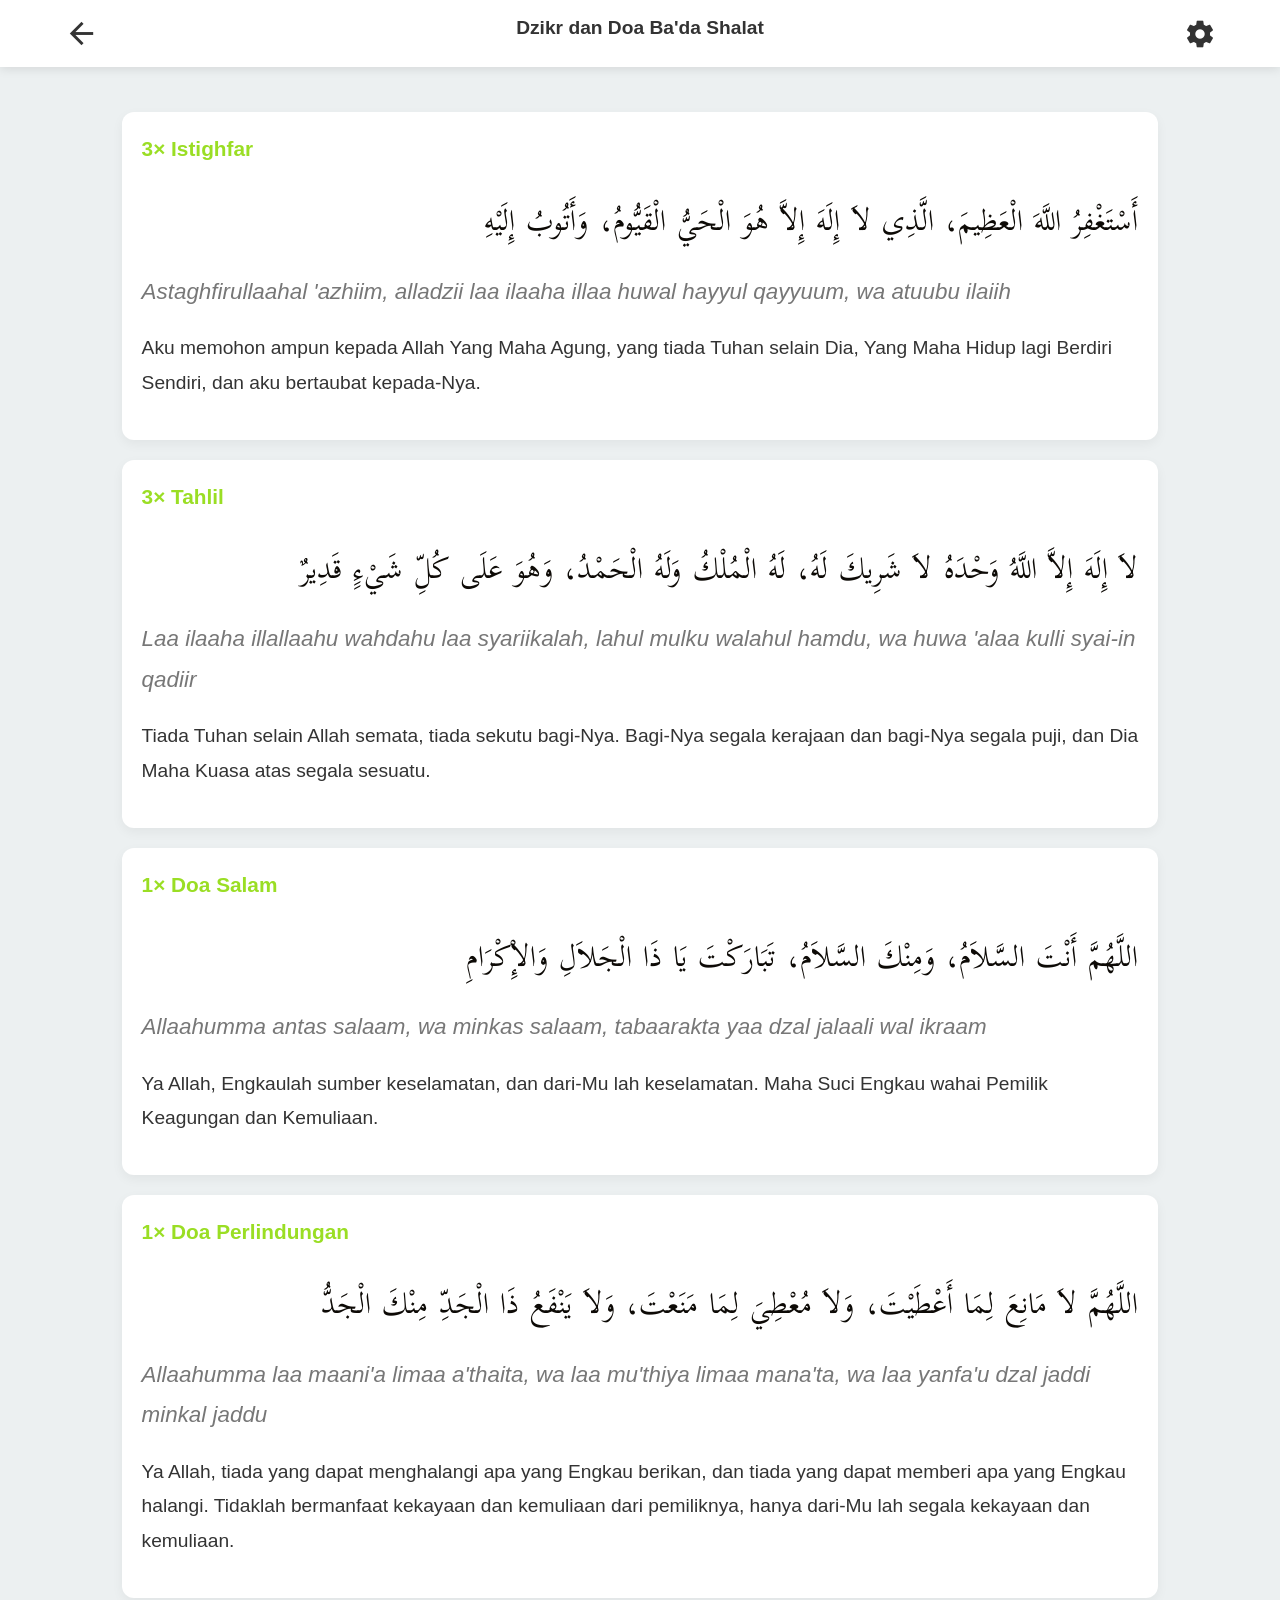
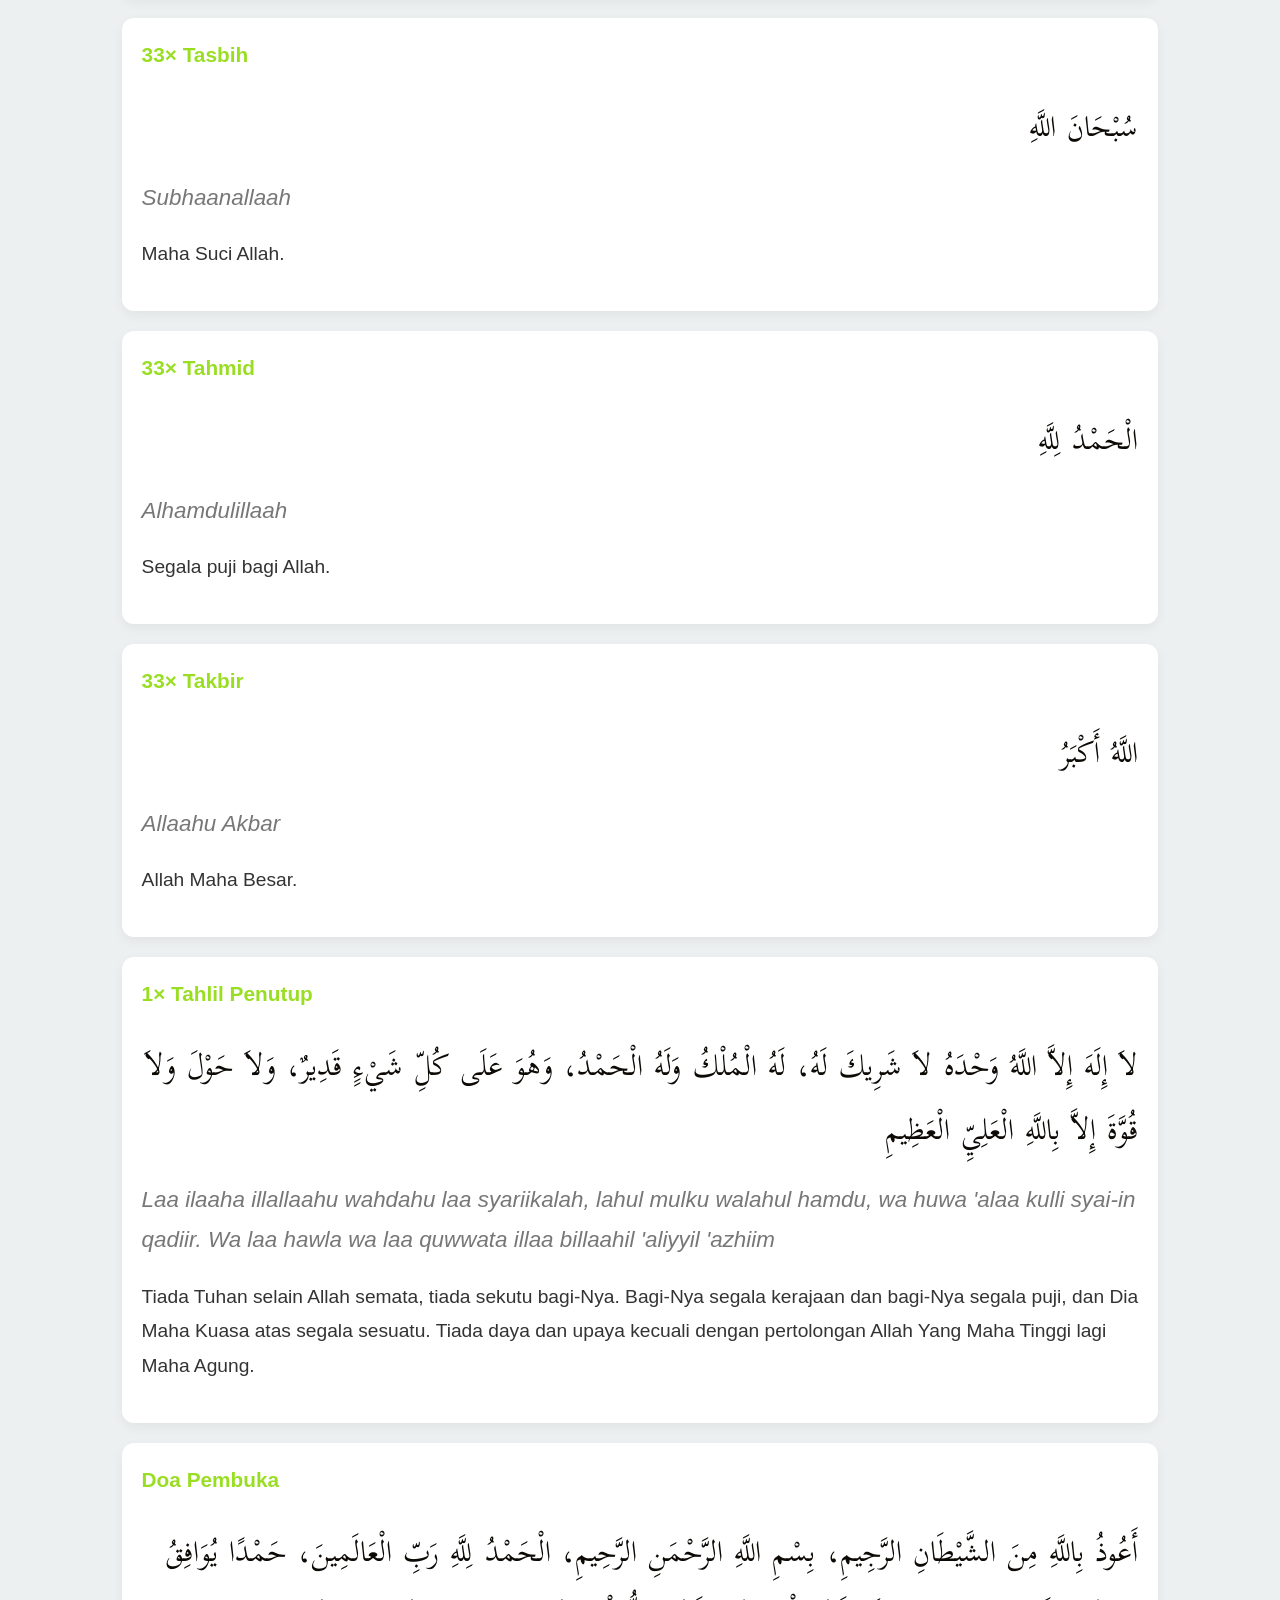
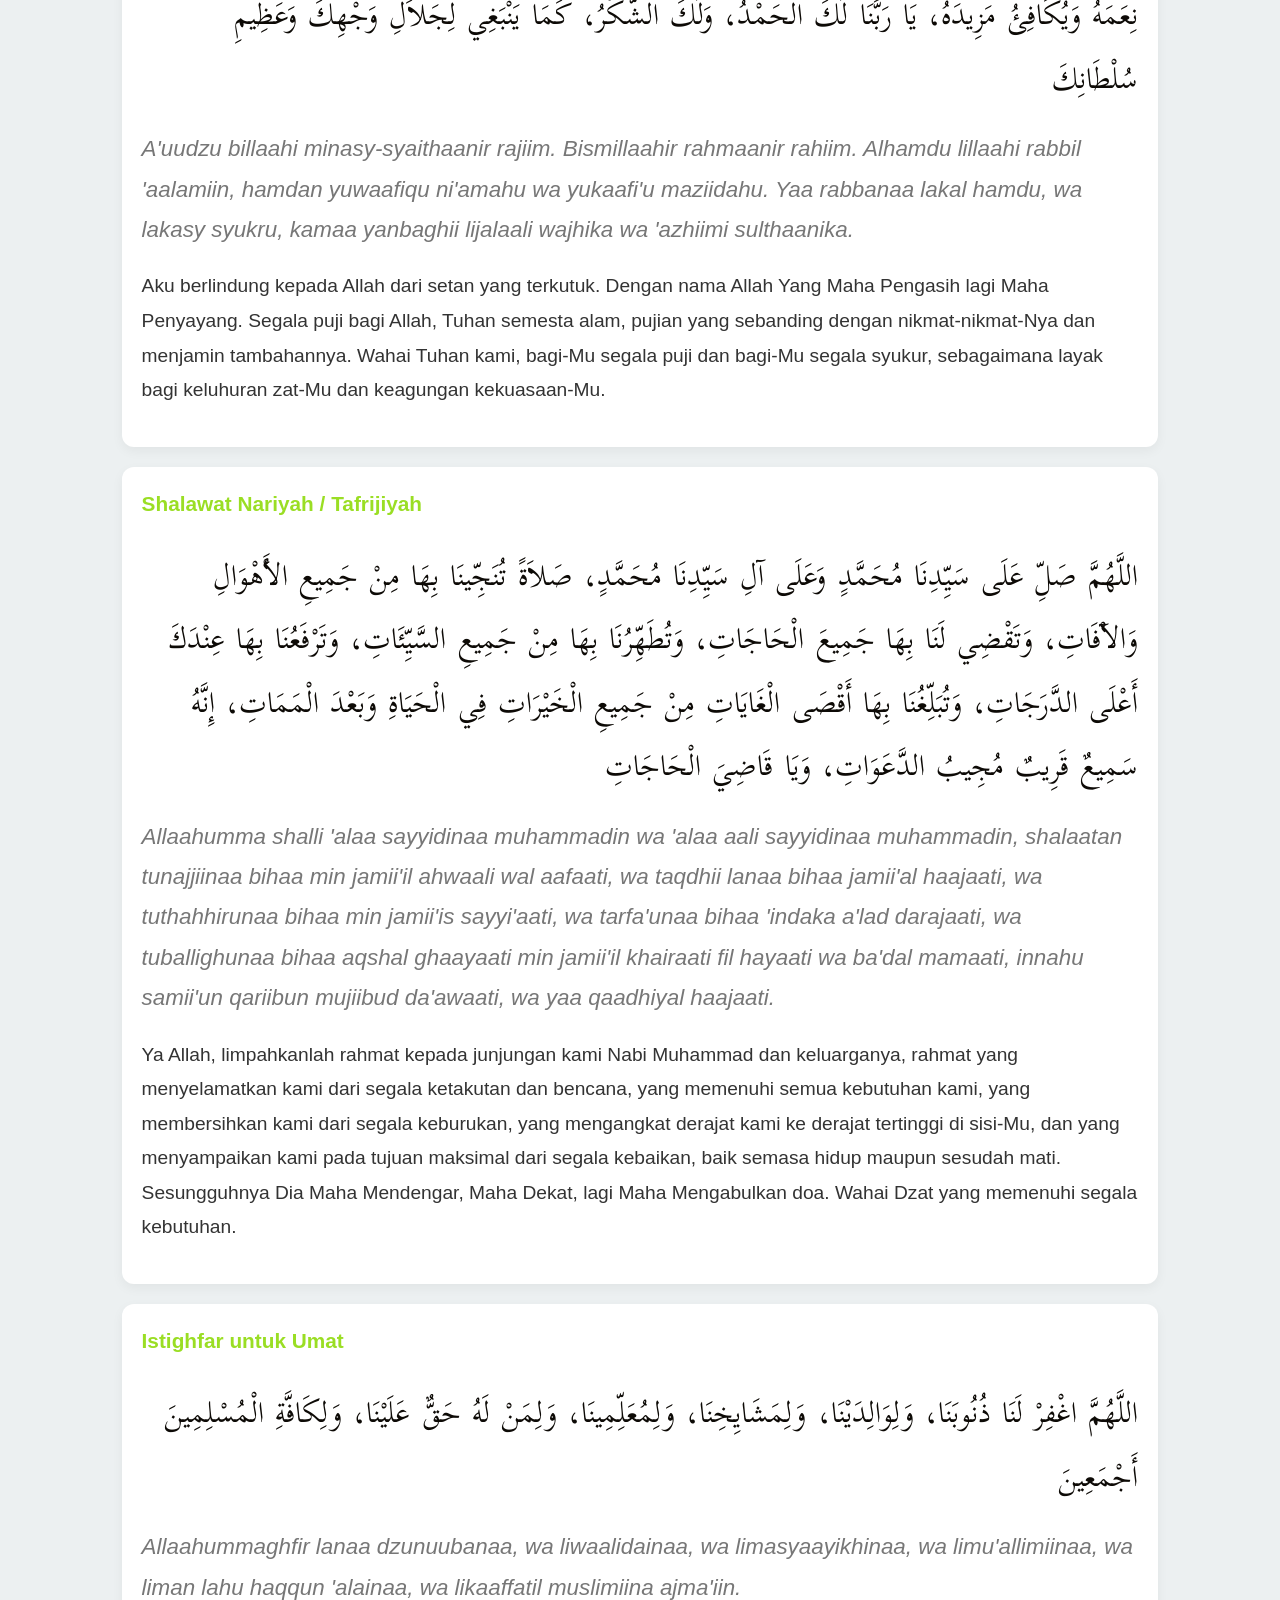
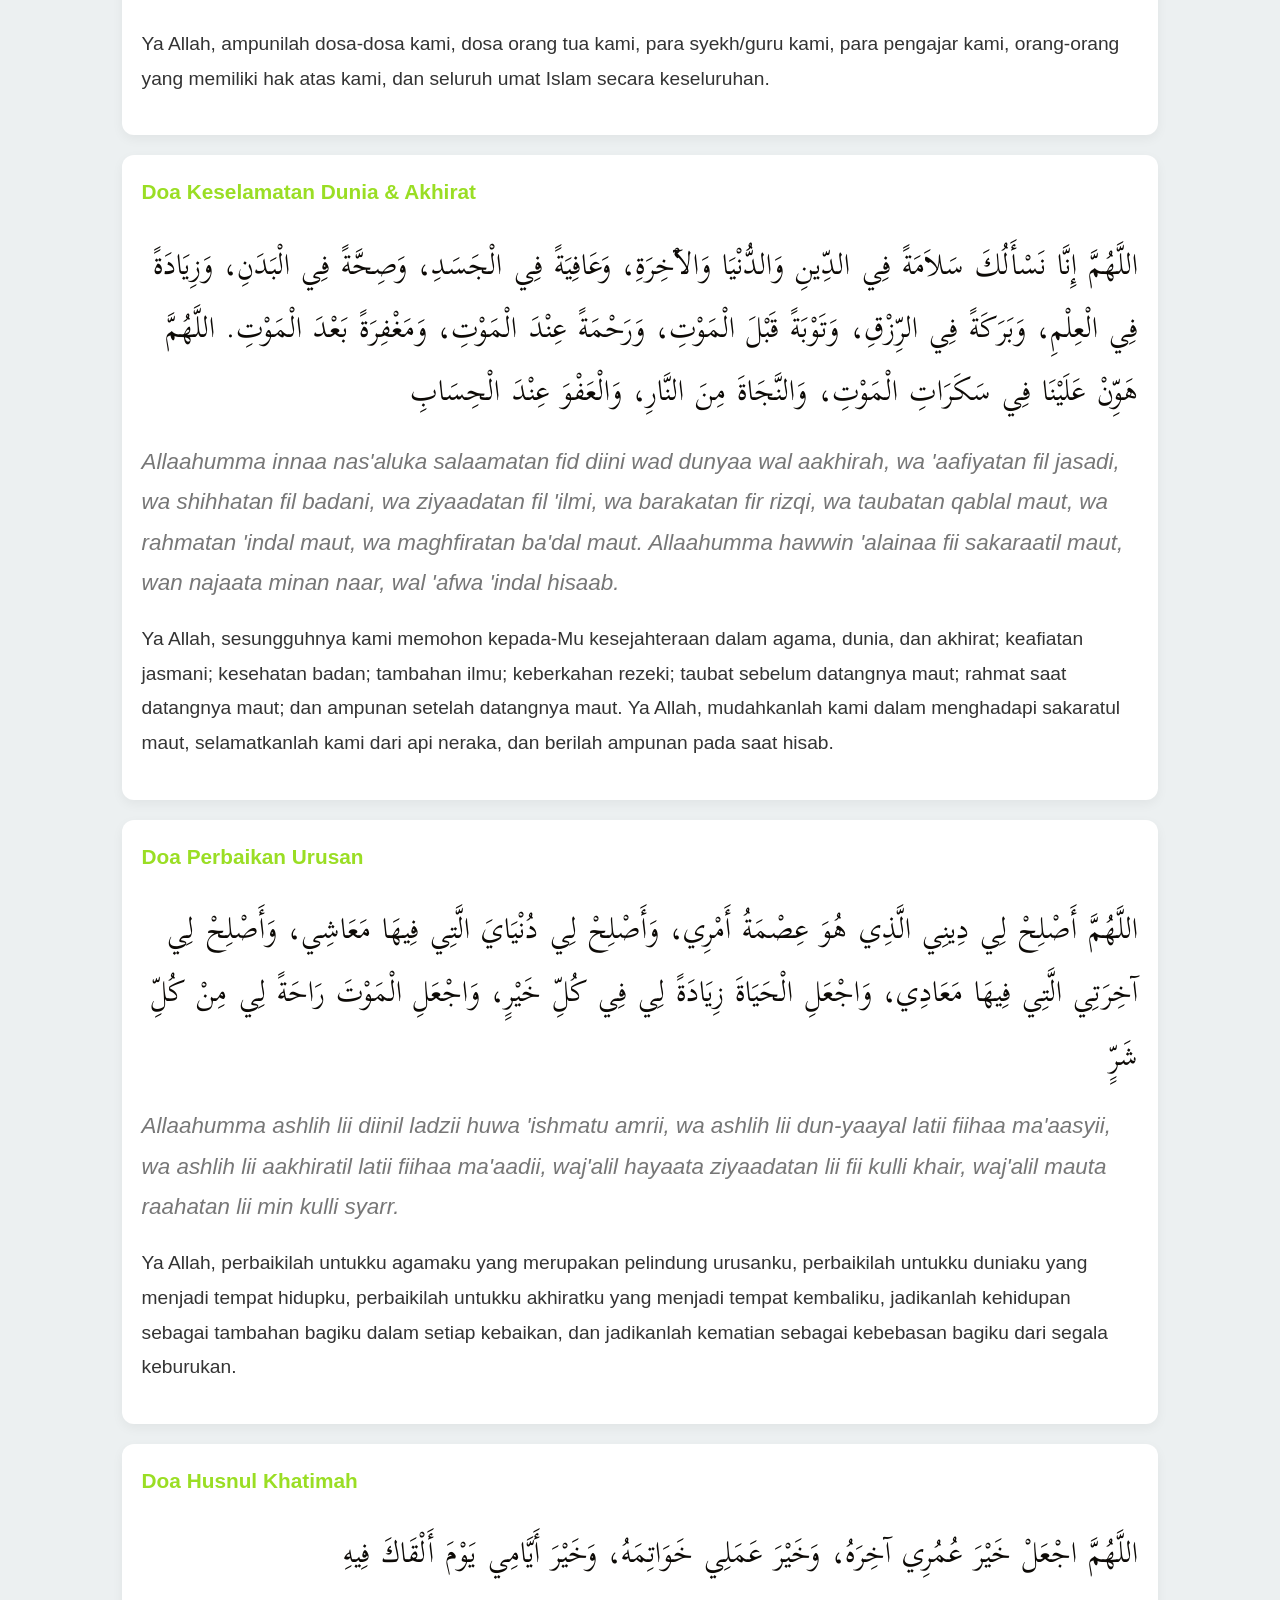
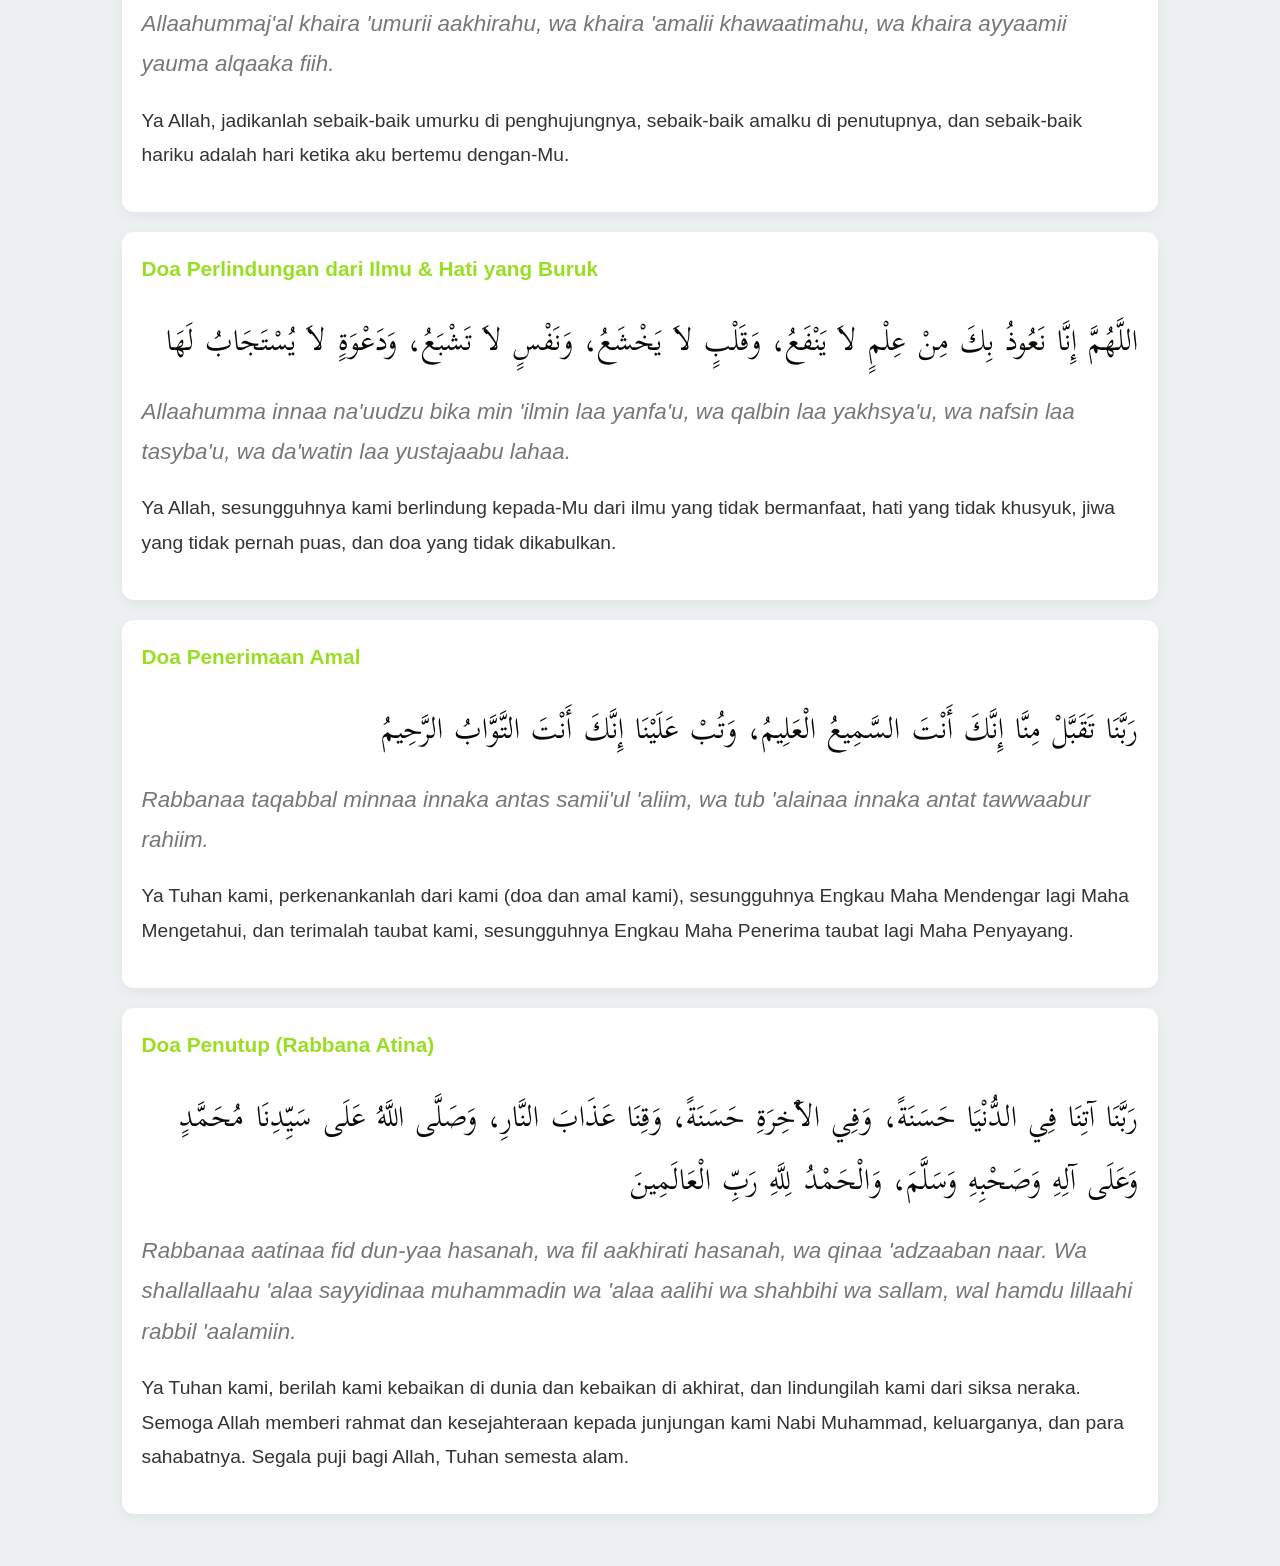
<file: dzikr.html>
<!DOCTYPE html>
<html lang="id">
<head>
    <meta charset="UTF-8">
    <meta name="viewport" content="width=device-width, initial-scale=1.0, maximum-scale=1.0, user-scalable=no">
    <link rel="icon" type="image/x-icon" href="logo.png">
    <title>Dzikr - Dzikr Al Ma'tsurat AMI</title>
    <link href="https://fonts.googleapis.com/icon?family=Material+Icons" rel="stylesheet">
    <style>
        @import url('https://fonts.googleapis.com/css2?family=Scheherazade+New:wght@400;700&display=swap');

        :root {
            --primary: #736b23;
            --secondary: #9ade24;
            --accent: #f5de3e;
            --light: #ecf0f1;
            --dark: #0d0a06;
            --text: #333;
            --text-light: #777;
            --arabic-size: 1.8rem;
            --latin-size: 1.4rem;
            --trans-size: 1.2rem;
        }

        * {
            margin: 0;
            padding: 0;
            box-sizing: border-box;
            -webkit-tap-highlight-color: transparent;
        }

        body {
            font-family: 'Segoe UI', Arial, sans-serif;
            background-color: var(--light);
            color: var(--text);
            line-height: 1.6;
            -webkit-user-select: none;
            user-select: none;
            -webkit-touch-callout: none;
        }

        img {
            -webkit-user-drag: none;
            user-drag: none;
        }

        header {
            background-color: white;
            color: var(--text);
            padding: 1rem 5%;
            display: flex;
            justify-content: space-between;
            align-items: center;
            position: fixed;
            top: 0;
            left: 0;
            width: 100%;
            z-index: 1000;
            box-shadow: 0 2px 10px rgba(0, 0, 0, 0.1);
        }

        @keyframes slideInLeft {
            from { transform: translateX(-100%); opacity: 0; }
            to   { transform: translateX(0); opacity: 1; }
        }

        @keyframes growIn {
            from { transform: scale(0.5); opacity: 0; }
            to   { transform: scale(1); opacity: 1; }
        }

        @keyframes typing {
            from { max-width: 0; }
            to   { max-width: 100%; }
        }

        @keyframes blink {
            50% { border-color: transparent; }
        }

        .typing-text {
            display: inline-block;
            overflow: hidden;
            white-space: nowrap;
            border-right: 2px solid var(--text);
            animation: typing 2s steps(30) forwards, blink 0.8s infinite;
        }

        .back-btn {
            text-decoration: none;
            color: var(--text);
            display: flex;
            align-items: center;
            animation: slideInLeft 0.5s ease-out;
        }

        .settings-btn {
            font-size: 2rem;
            cursor: pointer;
            color: var(--text);
            animation: growIn 0.5s ease-out;
        }

        main {
            margin-top: 80px;
            padding: 2rem 5%;
            min-height: calc(100vh - 80px);
        }

        .container {
            max-width: 1200px;
            margin: 0 auto;
            padding: 0 5%;
        }

        h1 {
            font-size: 2rem;
            color: var(--text);
            text-align: center;
            margin: 2rem 0;
        }

        .arabic {
            font-family: 'Scheherazade New', serif;
            font-size: var(--arabic-size);
            line-height: 2.2;
            direction: rtl;
            text-align: right;
            margin: 1.2rem 0;
            word-spacing: 0.2rem;
            color: var(--dark);
        }

        .latin {
            font-style: italic;
            font-size: var(--latin-size);
            margin: 1rem 0;
            line-height: 1.8;
            color: var(--text-light);
        }

        .translation {
            font-size: var(--trans-size);
            margin: 1.2rem 0;
            line-height: 1.8;
            color: var(--text);
        }

        .dzikir-section {
            background-color: white;
            border-radius: 12px;
            padding: 20px;
            margin-bottom: 20px;
            box-shadow: 0 4px 12px rgba(0, 0, 0, 0.05);
            transition: box-shadow 0.2s ease;
        }

        .dzikir-section:active {
            box-shadow: 0 8px 20px rgba(0, 0, 0, 0.12);
        }

        .dzikir-section h2 {
            color: var(--secondary);
            margin: 0 0 10px 0;
            font-size: 1.3rem;
            text-align: left;
            margin-bottom: 1.5rem;
        }

        .modal {
            display: none;
            position: fixed;
            z-index: 2000;
            left: 0;
            top: 0;
            width: 100%;
            height: 100%;
            background-color: rgba(0, 0, 0, 0.4);
            justify-content: center;
            align-items: center;
        }

        .modal.active {
            display: flex;
        }

        .modal-content {
            background-color: white;
            padding: 3rem 1.5rem 0 1.5rem;
            border-radius: 20px;
            box-shadow: 0 4px 20px rgba(0, 0, 0, 0.1);
            max-width: 500px;
            width: 70%;
            text-align: center;
            position: relative;
            transition: transform 0.3s ease-out, opacity 0.3s ease-out;
        }

        .modal-content.swiping {
            transition: none;
        }

        .modal-content.closing {
            transform: translateY(100%) translateY(50px);
            opacity: 0;
        }

        .modal-content h2 {
            font-size: 1.5rem;
            margin: -1rem 0 1.5rem 0;
        }

        .modal .form-group label {
            display: block;
            font-weight: bold;
            color: var(--text);
            margin-bottom: .5rem;
        }

        .modal .form-group span {
            margin-bottom: 1.5rem;
        }

        .modal .submit-btn {
            background: transparent;
            color: var(--text);
            padding: 1.5rem 2rem;
            border: none;
            font-size: 1.1rem;
            cursor: pointer;
            width: 100%;
            transition: 0.3s;
        }

        .modal .submit-btn:active {
            background: var(--light);
        }

        .modal input[type="range"] {
            -webkit-appearance: none;
            appearance: none;
            width: 100%;
            height: 10px;
            background: var(--light);
            border-radius: 10px;
            outline: none;
            margin: .5rem 0;
        }

        .modal input[type="range"]::-webkit-slider-thumb {
            -webkit-appearance: none;
            height: 22px;
            width: 22px;
            border-radius: 50%;
            background: var(--secondary);
            cursor: pointer;
            box-shadow: 0 4px 10px rgba(0, 0, 0, 0.2);
        }

        .modal input[type="range"]::-moz-range-track {
            background: transparent;
        }

        .modal input[type="range"]::-moz-range-progress {
            background: var(--secondary);
            border-radius: 10px 0 0 10px;
            height: 20px;
        }

        @media (max-width: 768px) {
            .settings-btn { font-size: 1.8rem; }
        }
    </style>
</head>
<body>
    <header>
        <a href="index.html" class="back-btn">
            <span class="material-icons" style="font-size:2.2rem;">arrow_back</span>
        </a>
        <span style="font-weight:bold; font-size:1.2rem; position:absolute; left:50%; transform:translateX(-50%);">
            <span class="typing-text">Dzikr dan Doa Ba'da Shalat</span>
        </span>
        <span class="material-icons settings-btn" id="menuBtn">settings</span>
    </header>

    <div id="settingsModal" class="modal">
        <div class="modal-content">
            <h2>Pengaturan Ukuran Teks</h2>
            <div class="form-group">
                <label for="arabicRange">Teks Arab</label>
                <input type="range" id="arabicRange" min="10" max="40" step="1">
                <span id="arabicValue" style="display:block; margin-top:8px; font-weight:bold;">1.8rem</span>
            </div>
            <div class="form-group">
                <label for="latinRange">Latin</label>
                <input type="range" id="latinRange" min="8" max="30" step="1">
                <span id="latinValue" style="display:block; margin-top:8px; font-weight:bold;">1.4rem</span>
            </div>
            <div class="form-group">
                <label for="transRange">Terjemahan</label>
                <input type="range" id="transRange" min="8" max="30" step="1">
                <span id="transValue" style="display:block; margin-top:8px; font-weight:bold;">1.2rem</span>
            </div>
            <button class="submit-btn" id="saveSettingsBtn" style="font-weight: bold; margin-bottom: 1rem; border-radius: 20px;">Simpan</button>
        </div>
    </div>

    <main>
        <div class="container">
            <div id="dzikrBadaSection">
                <div class="dzikir-section"><h2>3× Istighfar</h2><p class="arabic">أَسْتَغْفِرُ اللَّهَ الْعَظِيمَ، الَّذِي لَا إِلَهَ إِلَّا هُوَ الْحَيُّ الْقَيُّومُ، وَأَتُوبُ إِلَيْهِ</p><p class="latin">Astaghfirullaahal 'azhiim, alladzii laa ilaaha illaa huwal hayyul qayyuum, wa atuubu ilaiih</p><p class="translation">Aku memohon ampun kepada Allah Yang Maha Agung, yang tiada Tuhan selain Dia, Yang Maha Hidup lagi Berdiri Sendiri, dan aku bertaubat kepada-Nya.</p></div>
                <div class="dzikir-section"><h2>3× Tahlil</h2><p class="arabic">لَا إِلَهَ إِلَّا اللَّهُ وَحْدَهُ لَا شَرِيكَ لَهُ، لَهُ الْمُلْكُ وَلَهُ الْحَمْدُ، وَهُوَ عَلَى كُلِّ شَيْءٍ قَدِيرٌ</p><p class="latin">Laa ilaaha illallaahu wahdahu laa syariikalah, lahul mulku walahul hamdu, wa huwa 'alaa kulli syai-in qadiir</p><p class="translation">Tiada Tuhan selain Allah semata, tiada sekutu bagi-Nya. Bagi-Nya segala kerajaan dan bagi-Nya segala puji, dan Dia Maha Kuasa atas segala sesuatu.</p></div>
                <div class="dzikir-section"><h2>1× Doa Salam</h2><p class="arabic">اللَّهُمَّ أَنْتَ السَّلَامُ، وَمِنْكَ السَّلَامُ، تَبَارَكْتَ يَا ذَا الْجَلَالِ وَالْإِكْرَامِ</p><p class="latin">Allaahumma antas salaam, wa minkas salaam, tabaarakta yaa dzal jalaali wal ikraam</p><p class="translation">Ya Allah, Engkaulah sumber keselamatan, dan dari-Mu lah keselamatan. Maha Suci Engkau wahai Pemilik Keagungan dan Kemuliaan.</p></div>
                <div class="dzikir-section"><h2>1× Doa Perlindungan</h2><p class="arabic">اللَّهُمَّ لَا مَانِعَ لِمَا أَعْطَيْتَ، وَلَا مُعْطِيَ لِمَا مَنَعْتَ، وَلَا يَنْفَعُ ذَا الْجَدِّ مِنْكَ الْجَدُّ</p><p class="latin">Allaahumma laa maani'a limaa a'thaita, wa laa mu'thiya limaa mana'ta, wa laa yanfa'u dzal jaddi minkal jaddu</p><p class="translation">Ya Allah, tiada yang dapat menghalangi apa yang Engkau berikan, dan tiada yang dapat memberi apa yang Engkau halangi. Tidaklah bermanfaat kekayaan dan kemuliaan dari pemiliknya, hanya dari-Mu lah segala kekayaan dan kemuliaan.</p></div>
                <div class="dzikir-section"><h2>33× Tasbih</h2><p class="arabic">سُبْحَانَ اللَّهِ</p><p class="latin">Subhaanallaah</p><p class="translation">Maha Suci Allah.</p></div>
                <div class="dzikir-section"><h2>33× Tahmid</h2><p class="arabic">الْحَمْدُ لِلَّهِ</p><p class="latin">Alhamdulillaah</p><p class="translation">Segala puji bagi Allah.</p></div>
                <div class="dzikir-section"><h2>33× Takbir</h2><p class="arabic">اللَّهُ أَكْبَرُ</p><p class="latin">Allaahu Akbar</p><p class="translation">Allah Maha Besar.</p></div>
                <div class="dzikir-section"><h2>1× Tahlil Penutup</h2><p class="arabic">لَا إِلَهَ إِلَّا اللَّهُ وَحْدَهُ لَا شَرِيكَ لَهُ، لَهُ الْمُلْكُ وَلَهُ الْحَمْدُ، وَهُوَ عَلَى كُلِّ شَيْءٍ قَدِيرٌ، وَلَا حَوْلَ وَلَا قُوَّةَ إِلَّا بِاللَّهِ الْعَلِيِّ الْعَظِيمِ</p><p class="latin">Laa ilaaha illallaahu wahdahu laa syariikalah, lahul mulku walahul hamdu, wa huwa 'alaa kulli syai-in qadiir. Wa laa hawla wa laa quwwata illaa billaahil 'aliyyil 'azhiim</p><p class="translation">Tiada Tuhan selain Allah semata, tiada sekutu bagi-Nya. Bagi-Nya segala kerajaan dan bagi-Nya segala puji, dan Dia Maha Kuasa atas segala sesuatu. Tiada daya dan upaya kecuali dengan pertolongan Allah Yang Maha Tinggi lagi Maha Agung.</p></div>
            </div>

            <div id="doaSection">
                <div class="dzikir-section"><h2>Doa Pembuka</h2><p class="arabic">أَعُوذُ بِاللَّهِ مِنَ الشَّيْطَانِ الرَّجِيمِ، بِسْمِ اللَّهِ الرَّحْمَنِ الرَّحِيمِ، الْحَمْدُ لِلَّهِ رَبِّ الْعَالَمِينَ، حَمْدًا يُوَافِقُ نِعَمَهُ وَيُكَافِئُ مَزِيدَهُ، يَا رَبَّنَا لَكَ الْحَمْدُ، وَلَكَ الشُّكْرُ، كَمَا يَنْبَغِي لِجَلَالِ وَجْهِكَ وَعَظِيمِ سُلْطَانِكَ</p><p class="latin">A'uudzu billaahi minasy-syaithaanir rajiim. Bismillaahir rahmaanir rahiim. Alhamdu lillaahi rabbil 'aalamiin, hamdan yuwaafiqu ni'amahu wa yukaafi'u maziidahu. Yaa rabbanaa lakal hamdu, wa lakasy syukru, kamaa yanbaghii lijalaali wajhika wa 'azhiimi sulthaanika.</p><p class="translation">Aku berlindung kepada Allah dari setan yang terkutuk. Dengan nama Allah Yang Maha Pengasih lagi Maha Penyayang. Segala puji bagi Allah, Tuhan semesta alam, pujian yang sebanding dengan nikmat-nikmat-Nya dan menjamin tambahannya. Wahai Tuhan kami, bagi-Mu segala puji dan bagi-Mu segala syukur, sebagaimana layak bagi keluhuran zat-Mu dan keagungan kekuasaan-Mu.</p></div>
                <div class="dzikir-section"><h2>Shalawat Nariyah / Tafrijiyah</h2><p class="arabic">اللَّهُمَّ صَلِّ عَلَى سَيِّدِنَا مُحَمَّدٍ وَعَلَى آلِ سَيِّدِنَا مُحَمَّدٍ، صَلَاةً تُنَجِّينَا بِهَا مِنْ جَمِيعِ الْأَهْوَالِ وَالْآفَاتِ، وَتَقْضِي لَنَا بِهَا جَمِيعَ الْحَاجَاتِ، وَتُطَهِّرُنَا بِهَا مِنْ جَمِيعِ السَّيِّئَاتِ، وَتَرْفَعُنَا بِهَا عِنْدَكَ أَعْلَى الدَّرَجَاتِ، وَتُبَلِّغُنَا بِهَا أَقْصَى الْغَايَاتِ مِنْ جَمِيعِ الْخَيْرَاتِ فِي الْحَيَاةِ وَبَعْدَ الْمَمَاتِ، إِنَّهُ سَمِيعٌ قَرِيبٌ مُجِيبُ الدَّعَوَاتِ، وَيَا قَاضِيَ الْحَاجَاتِ</p><p class="latin">Allaahumma shalli 'alaa sayyidinaa muhammadin wa 'alaa aali sayyidinaa muhammadin, shalaatan tunajjiinaa bihaa min jamii'il ahwaali wal aafaati, wa taqdhii lanaa bihaa jamii'al haajaati, wa tuthahhirunaa bihaa min jamii'is sayyi'aati, wa tarfa'unaa bihaa 'indaka a'lad darajaati, wa tuballighunaa bihaa aqshal ghaayaati min jamii'il khairaati fil hayaati wa ba'dal mamaati, innahu samii'un qariibun mujiibud da'awaati, wa yaa qaadhiyal haajaati.</p><p class="translation">Ya Allah, limpahkanlah rahmat kepada junjungan kami Nabi Muhammad dan keluarganya, rahmat yang menyelamatkan kami dari segala ketakutan dan bencana, yang memenuhi semua kebutuhan kami, yang membersihkan kami dari segala keburukan, yang mengangkat derajat kami ke derajat tertinggi di sisi-Mu, dan yang menyampaikan kami pada tujuan maksimal dari segala kebaikan, baik semasa hidup maupun sesudah mati. Sesungguhnya Dia Maha Mendengar, Maha Dekat, lagi Maha Mengabulkan doa. Wahai Dzat yang memenuhi segala kebutuhan.</p></div>
                <div class="dzikir-section"><h2>Istighfar untuk Umat</h2><p class="arabic">اللَّهُمَّ اغْفِرْ لَنَا ذُنُوبَنَا، وَلِوَالِدَيْنَا، وَلِمَشَايِخِنَا، وَلِمُعَلِّمِينَا، وَلِمَنْ لَهُ حَقٌّ عَلَيْنَا، وَلِكَافَّةِ الْمُسْلِمِينَ أَجْمَعِينَ</p><p class="latin">Allaahummaghfir lanaa dzunuubanaa, wa liwaalidainaa, wa limasyaayikhinaa, wa limu'allimiinaa, wa liman lahu haqqun 'alainaa, wa likaaffatil muslimiina ajma'iin.</p><p class="translation">Ya Allah, ampunilah dosa-dosa kami, dosa orang tua kami, para syekh/guru kami, para pengajar kami, orang-orang yang memiliki hak atas kami, dan seluruh umat Islam secara keseluruhan.</p></div>
                <div class="dzikir-section"><h2>Doa Keselamatan Dunia & Akhirat</h2><p class="arabic">اللَّهُمَّ إِنَّا نَسْأَلُكَ سَلَامَةً فِي الدِّينِ وَالدُّنْيَا وَالْآخِرَةِ، وَعَافِيَةً فِي الْجَسَدِ، وَصِحَّةً فِي الْبَدَنِ، وَزِيَادَةً فِي الْعِلْمِ، وَبَرَكَةً فِي الرِّزْقِ، وَتَوْبَةً قَبْلَ الْمَوْتِ، وَرَحْمَةً عِنْدَ الْمَوْتِ، وَمَغْفِرَةً بَعْدَ الْمَوْتِ. اللَّهُمَّ هَوِّنْ عَلَيْنَا فِي سَكَرَاتِ الْمَوْتِ، وَالنَّجَاةَ مِنَ النَّارِ، وَالْعَفْوَ عِنْدَ الْحِسَابِ</p><p class="latin">Allaahumma innaa nas'aluka salaamatan fid diini wad dunyaa wal aakhirah, wa 'aafiyatan fil jasadi, wa shihhatan fil badani, wa ziyaadatan fil 'ilmi, wa barakatan fir rizqi, wa taubatan qablal maut, wa rahmatan 'indal maut, wa maghfiratan ba'dal maut. Allaahumma hawwin 'alainaa fii sakaraatil maut, wan najaata minan naar, wal 'afwa 'indal hisaab.</p><p class="translation">Ya Allah, sesungguhnya kami memohon kepada-Mu kesejahteraan dalam agama, dunia, dan akhirat; keafiatan jasmani; kesehatan badan; tambahan ilmu; keberkahan rezeki; taubat sebelum datangnya maut; rahmat saat datangnya maut; dan ampunan setelah datangnya maut. Ya Allah, mudahkanlah kami dalam menghadapi sakaratul maut, selamatkanlah kami dari api neraka, dan berilah ampunan pada saat hisab.</p></div>
                <div class="dzikir-section"><h2>Doa Perbaikan Urusan</h2><p class="arabic">اللَّهُمَّ أَصْلِحْ لِي دِينِي الَّذِي هُوَ عِصْمَةُ أَمْرِي، وَأَصْلِحْ لِي دُنْيَايَ الَّتِي فِيهَا مَعَاشِي، وَأَصْلِحْ لِي آخِرَتِي الَّتِي فِيهَا مَعَادِي، وَاجْعَلِ الْحَيَاةَ زِيَادَةً لِي فِي كُلِّ خَيْرٍ، وَاجْعَلِ الْمَوْتَ رَاحَةً لِي مِنْ كُلِّ شَرٍّ</p><p class="latin">Allaahumma ashlih lii diinil ladzii huwa 'ishmatu amrii, wa ashlih lii dun-yaayal latii fiihaa ma'aasyii, wa ashlih lii aakhiratil latii fiihaa ma'aadii, waj'alil hayaata ziyaadatan lii fii kulli khair, waj'alil mauta raahatan lii min kulli syarr.</p><p class="translation">Ya Allah, perbaikilah untukku agamaku yang merupakan pelindung urusanku, perbaikilah untukku duniaku yang menjadi tempat hidupku, perbaikilah untukku akhiratku yang menjadi tempat kembaliku, jadikanlah kehidupan sebagai tambahan bagiku dalam setiap kebaikan, dan jadikanlah kematian sebagai kebebasan bagiku dari segala keburukan.</p></div>
                <div class="dzikir-section"><h2>Doa Husnul Khatimah</h2><p class="arabic">اللَّهُمَّ اجْعَلْ خَيْرَ عُمُرِي آخِرَهُ، وَخَيْرَ عَمَلِي خَوَاتِمَهُ، وَخَيْرَ أَيَّامِي يَوْمَ أَلْقَاكَ فِيهِ</p><p class="latin">Allaahummaj'al khaira 'umurii aakhirahu, wa khaira 'amalii khawaatimahu, wa khaira ayyaamii yauma alqaaka fiih.</p><p class="translation">Ya Allah, jadikanlah sebaik-baik umurku di penghujungnya, sebaik-baik amalku di penutupnya, dan sebaik-baik hariku adalah hari ketika aku bertemu dengan-Mu.</p></div>
                <div class="dzikir-section"><h2>Doa Perlindungan dari Ilmu & Hati yang Buruk</h2><p class="arabic">اللَّهُمَّ إِنَّا نَعُوذُ بِكَ مِنْ عِلْمٍ لَا يَنْفَعُ، وَقَلْبٍ لَا يَخْشَعُ، وَنَفْسٍ لَا تَشْبَعُ، وَدَعْوَةٍ لَا يُسْتَجَابُ لَهَا</p><p class="latin">Allaahumma innaa na'uudzu bika min 'ilmin laa yanfa'u, wa qalbin laa yakhsya'u, wa nafsin laa tasyba'u, wa da'watin laa yustajaabu lahaa.</p><p class="translation">Ya Allah, sesungguhnya kami berlindung kepada-Mu dari ilmu yang tidak bermanfaat, hati yang tidak khusyuk, jiwa yang tidak pernah puas, dan doa yang tidak dikabulkan.</p></div>
                <div class="dzikir-section"><h2>Doa Penerimaan Amal</h2><p class="arabic">رَبَّنَا تَقَبَّلْ مِنَّا إِنَّكَ أَنْتَ السَّمِيعُ الْعَلِيمُ، وَتُبْ عَلَيْنَا إِنَّكَ أَنْتَ التَّوَّابُ الرَّحِيمُ</p><p class="latin">Rabbanaa taqabbal minnaa innaka antas samii'ul 'aliim, wa tub 'alainaa innaka antat tawwaabur rahiim.</p><p class="translation">Ya Tuhan kami, perkenankanlah dari kami (doa dan amal kami), sesungguhnya Engkau Maha Mendengar lagi Maha Mengetahui, dan terimalah taubat kami, sesungguhnya Engkau Maha Penerima taubat lagi Maha Penyayang.</p></div>
                <div class="dzikir-section"><h2>Doa Penutup (Rabbana Atina)</h2><p class="arabic">رَبَّنَا آتِنَا فِي الدُّنْيَا حَسَنَةً، وَفِي الْآخِرَةِ حَسَنَةً، وَقِنَا عَذَابَ النَّارِ، وَصَلَّى اللَّهُ عَلَى سَيِّدِنَا مُحَمَّدٍ وَعَلَى آلِهِ وَصَحْبِهِ وَسَلَّمَ، وَالْحَمْدُ لِلَّهِ رَبِّ الْعَالَمِينَ</p><p class="latin">Rabbanaa aatinaa fid dun-yaa hasanah, wa fil aakhirati hasanah, wa qinaa 'adzaaban naar. Wa shallallaahu 'alaa sayyidinaa muhammadin wa 'alaa aalihi wa shahbihi wa sallam, wal hamdu lillaahi rabbil 'aalamiin.</p><p class="translation">Ya Tuhan kami, berilah kami kebaikan di dunia dan kebaikan di akhirat, dan lindungilah kami dari siksa neraka. Semoga Allah memberi rahmat dan kesejahteraan kepada junjungan kami Nabi Muhammad, keluarganya, dan para sahabatnya. Segala puji bagi Allah, Tuhan semesta alam.</p></div>
            </div>
        </div>
    </main>

    <script>
        history.scrollRestoration = 'manual';
        window.addEventListener('load', () => window.scrollTo(0, 0));

        document.addEventListener('contextmenu', e => e.preventDefault());

        function loadSavedSizes() {
            const savedArabic = localStorage.getItem('arabicSize');
            const savedLatin = localStorage.getItem('latinSize');
            const savedTrans = localStorage.getItem('transSize');
            if (savedArabic) document.documentElement.style.setProperty('--arabic-size', (parseInt(savedArabic)/10).toFixed(1)+'rem');
            if (savedLatin) document.documentElement.style.setProperty('--latin-size', (parseInt(savedLatin)/10).toFixed(1)+'rem');
            if (savedTrans) document.documentElement.style.setProperty('--trans-size', (parseInt(savedTrans)/10).toFixed(1)+'rem');
        }
        loadSavedSizes();

        const menuBtn = document.getElementById('menuBtn');
        const settingsModal = document.getElementById('settingsModal');
        const saveSettingsBtn = document.getElementById('saveSettingsBtn');

        let tempArabicSize = 18, tempLatinSize = 14, tempTransSize = 12;

        function updateDisplayValue(type, rawVal) {
            document.getElementById(`${type}Value`).textContent = (rawVal/10).toFixed(1);
        }

        function updateRangeFill(range) {
            if (!range) return;
            const min = parseFloat(range.min), max = parseFloat(range.max), val = parseFloat(range.value);
            range.style.background = `linear-gradient(to right, var(--secondary) 0%, var(--secondary) ${((val-min)/(max-min))*100}%, var(--light) ${((val-min)/(max-min))*100}%, var(--light) 100%)`;
        }

        function getCurrentRawSize(type) {
            const style = getComputedStyle(document.documentElement);
            const remVal = parseFloat(style.getPropertyValue(`--${type}-size`)) || (type==='arabic'?1.8:type==='latin'?1.4:1.2);
            return Math.round(remVal*10);
        }

        function openSettingsModal() {
            const cA=getCurrentRawSize('arabic'), cL=getCurrentRawSize('latin'), cT=getCurrentRawSize('trans');
            tempArabicSize=cA; tempLatinSize=cL; tempTransSize=cT;
            document.getElementById('arabicRange').value=cA;
            document.getElementById('latinRange').value=cL;
            document.getElementById('transRange').value=cT;
            updateDisplayValue('arabic',cA); updateDisplayValue('latin',cL); updateDisplayValue('trans',cT);
            updateRangeFill(document.getElementById('arabicRange'));
            updateRangeFill(document.getElementById('latinRange'));
            updateRangeFill(document.getElementById('transRange'));
            settingsModal.classList.add('active');
            document.body.style.overflow='hidden';
            history.pushState({modalOpen:true},'');
        }

        function closeSettingsModal() {
            settingsModal.classList.remove('active');
            document.body.style.overflow='';
            if(history.state&&history.state.modalOpen) history.back();
        }

        menuBtn.addEventListener('click',openSettingsModal);
        settingsModal.addEventListener('click',e=>{if(e.target===settingsModal)closeSettingsModal();});

        document.getElementById('arabicRange').addEventListener('input',e=>{tempArabicSize=parseInt(e.target.value);updateDisplayValue('arabic',e.target.value);updateRangeFill(e.target);});
        document.getElementById('latinRange').addEventListener('input',e=>{tempLatinSize=parseInt(e.target.value);updateDisplayValue('latin',e.target.value);updateRangeFill(e.target);});
        document.getElementById('transRange').addEventListener('input',e=>{tempTransSize=parseInt(e.target.value);updateDisplayValue('trans',e.target.value);updateRangeFill(e.target);});

        saveSettingsBtn.addEventListener('click',()=>{
            document.documentElement.style.setProperty('--arabic-size',(tempArabicSize/10).toFixed(1)+'rem');
            document.documentElement.style.setProperty('--latin-size',(tempLatinSize/10).toFixed(1)+'rem');
            document.documentElement.style.setProperty('--trans-size',(tempTransSize/10).toFixed(1)+'rem');
            localStorage.setItem('arabicSize',tempArabicSize);
            localStorage.setItem('latinSize',tempLatinSize);
            localStorage.setItem('transSize',tempTransSize);
            closeSettingsModal();
        });

        function addSwipeToClose(modalElement,closeFunction) {
            const content=modalElement.querySelector('.modal-content');
            let startY=0,startX=0,currentY=0,currentX=0,isInteractiveTouch=false;
            content.addEventListener('touchstart',e=>{
                if(e.touches[0].target.closest('input')||e.touches[0].target.closest('button')){isInteractiveTouch=true;return;}
                isInteractiveTouch=false;
                startY=e.touches[0].clientY;startX=e.touches[0].clientX;
                currentY=startY;currentX=startX;
                content.classList.add('swiping');
            });
            content.addEventListener('touchmove',e=>{
                if(isInteractiveTouch)return;
                currentY=e.touches[0].clientY;currentX=e.touches[0].clientX;
                const dY=currentY-startY,dX=currentX-startX;
                if(dY>0||dX<0){content.style.transform=`translateY(${Math.max(0,dY)}px) translateX(${Math.min(0,dX)}px)`;content.style.opacity=1-(Math.max(Math.abs(dY),Math.abs(dX))/300);}
            });
            content.addEventListener('touchend',()=>{
                if(isInteractiveTouch){content.classList.remove('swiping');return;}
                const dY=currentY-startY,dX=currentX-startX;
                if((dY>100&&Math.abs(dY)>Math.abs(dX))||(Math.abs(dX)>100&&Math.abs(dX)>Math.abs(dY)&&dX<0)){
                    content.classList.add('closing');content.style.transform='';content.style.opacity='';
                    setTimeout(()=>{closeFunction();content.classList.remove('swiping','closing');content.style.transform='';content.style.opacity='';},300);
                }else{content.style.transform='';content.style.opacity='';content.classList.remove('swiping');}
            });
        }
        addSwipeToClose(settingsModal,closeSettingsModal);
        window.addEventListener('popstate',()=>{if(settingsModal.classList.contains('active'))closeSettingsModal();});

        setTimeout(() => { document.querySelector('.typing-text').style.borderRight = 'none'; }, 2000);
    </script>
    <script>
        localStorage.setItem('lastPage', window.location.pathname.split('/').pop() || 'dzikr.html');
    </script>
</body>
</html>
</file>
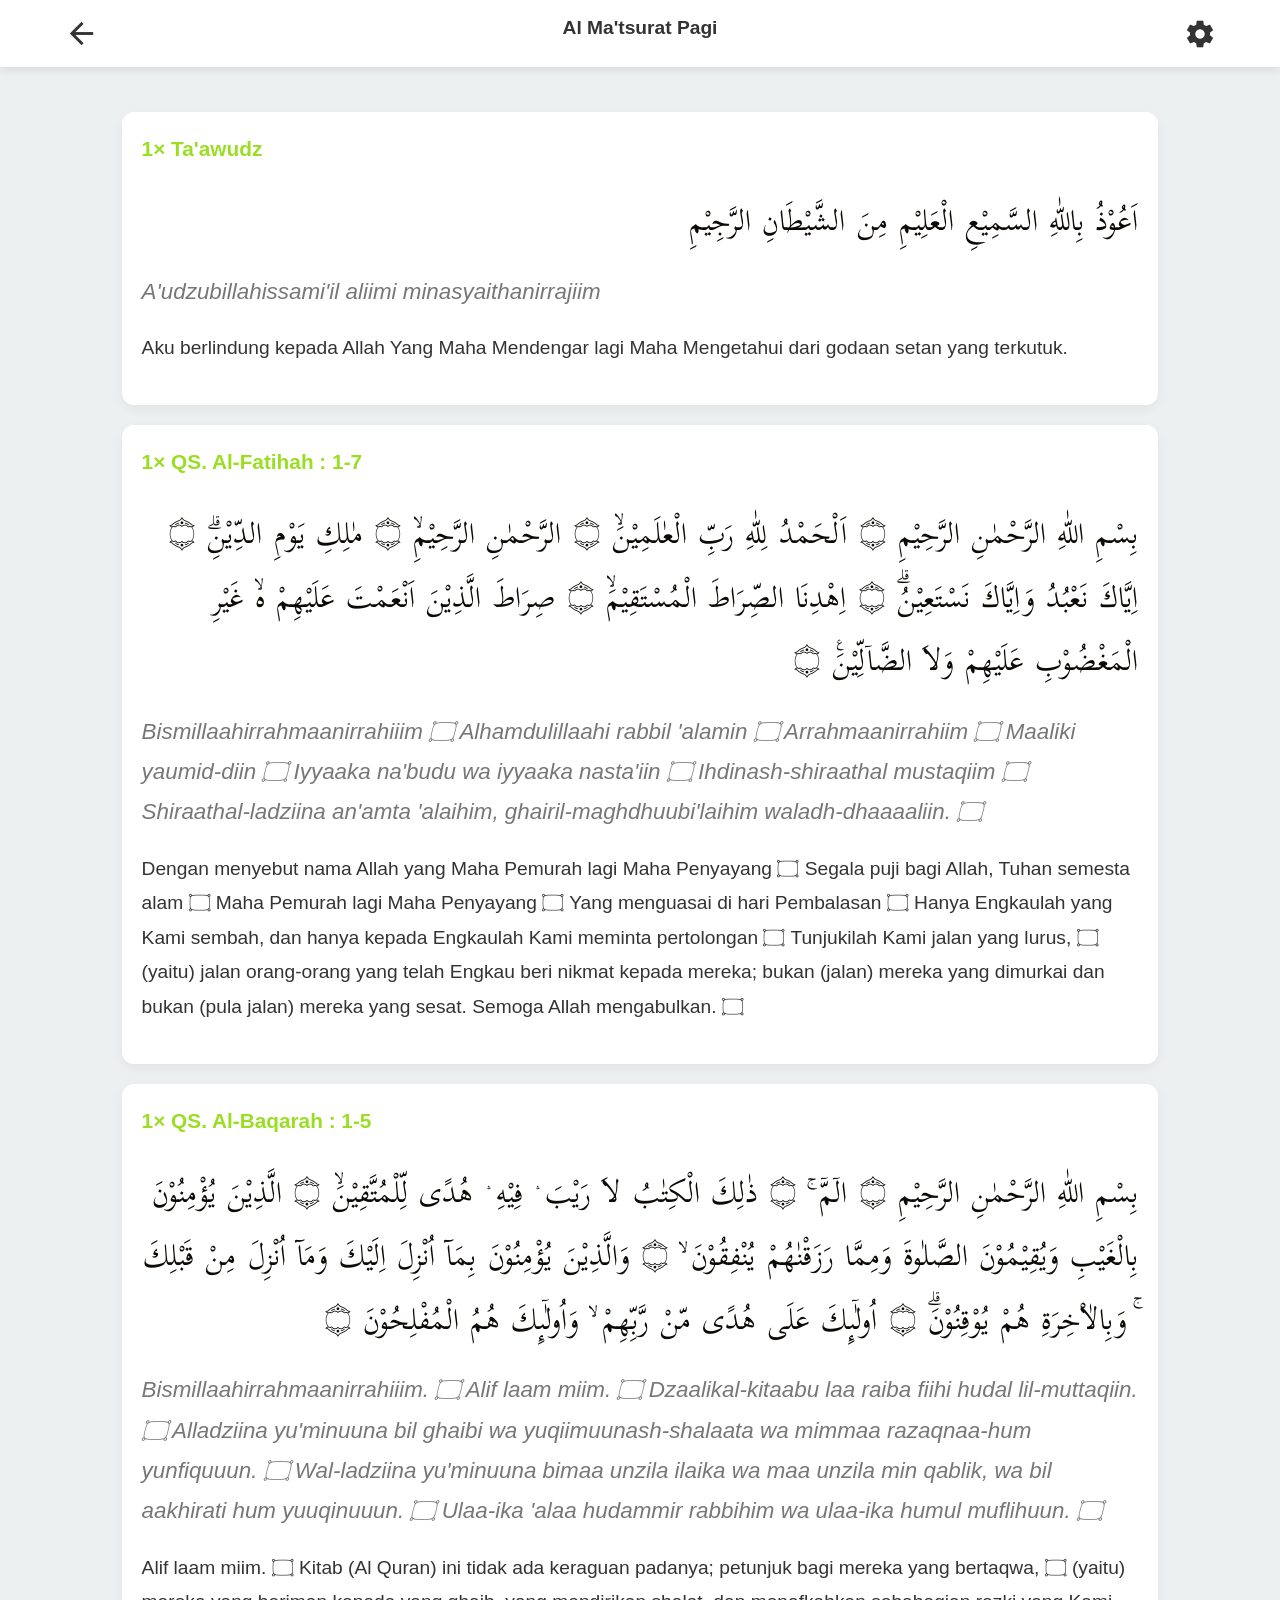
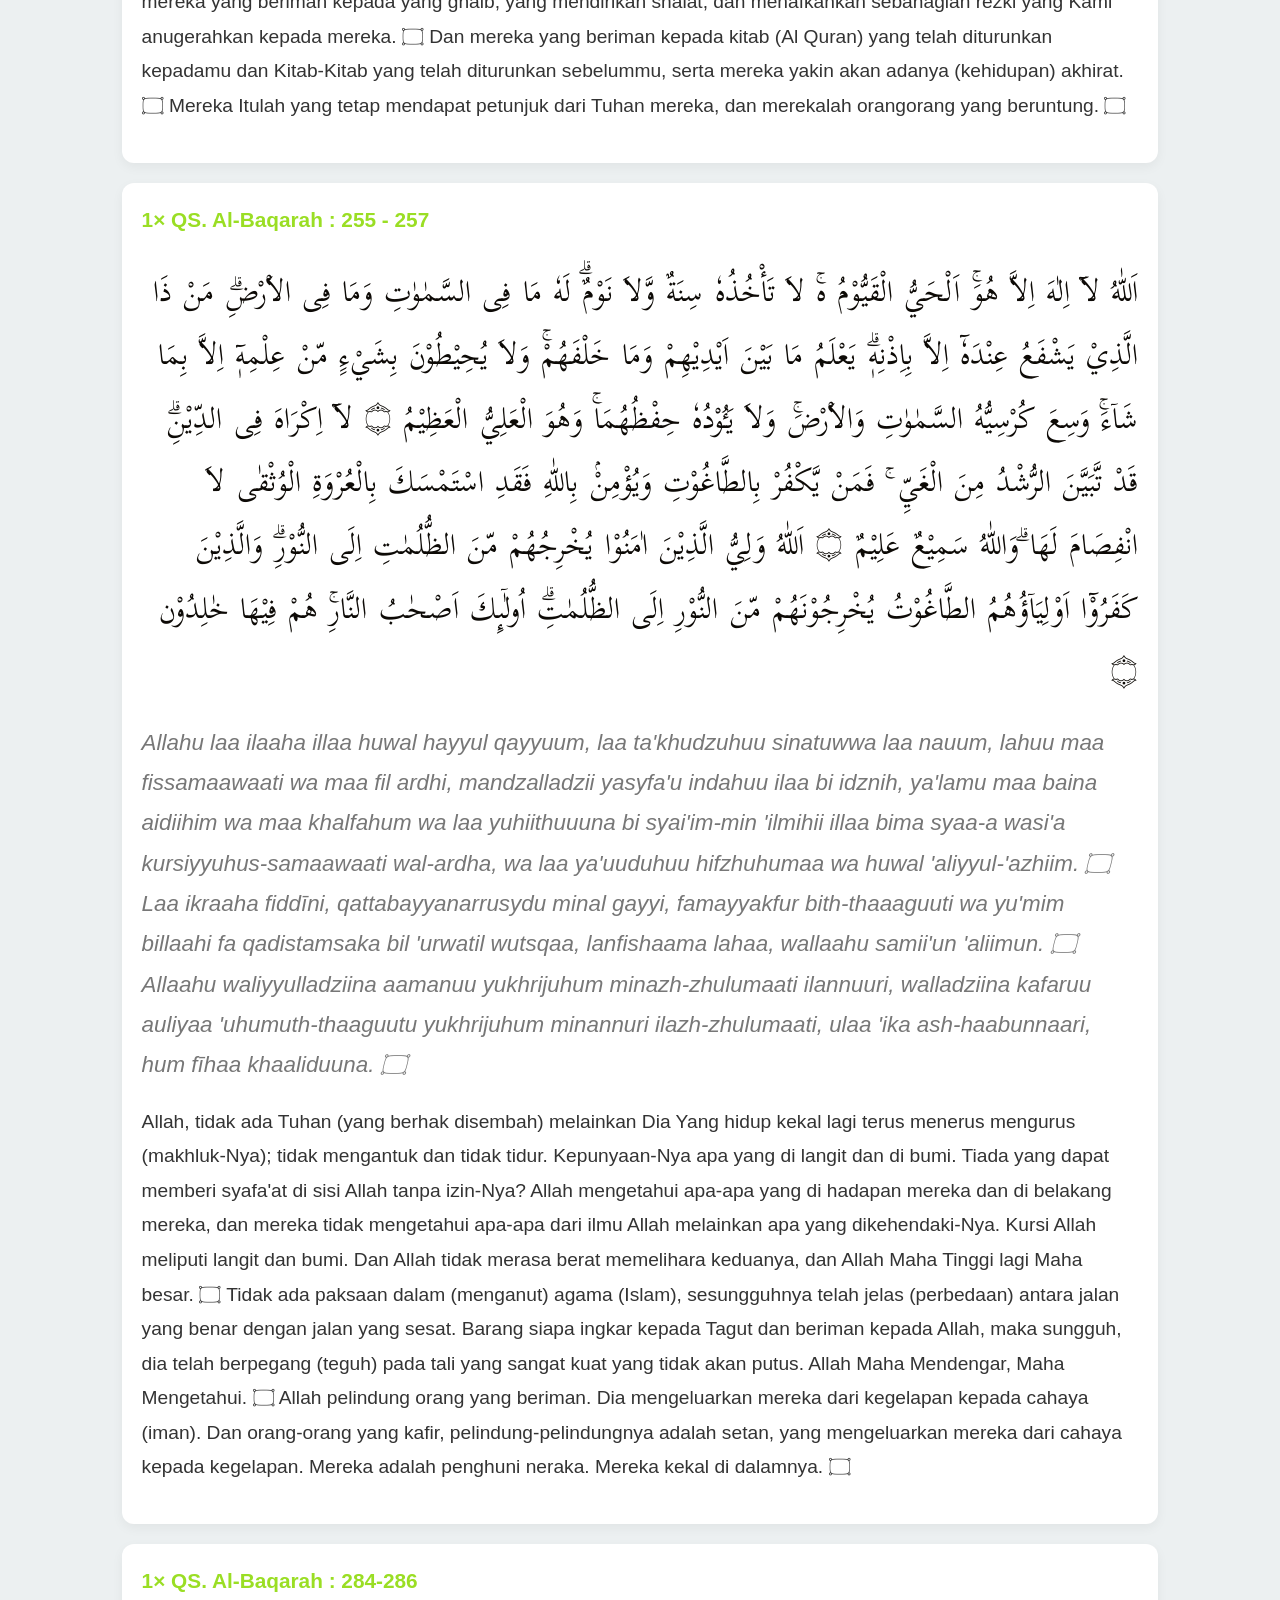
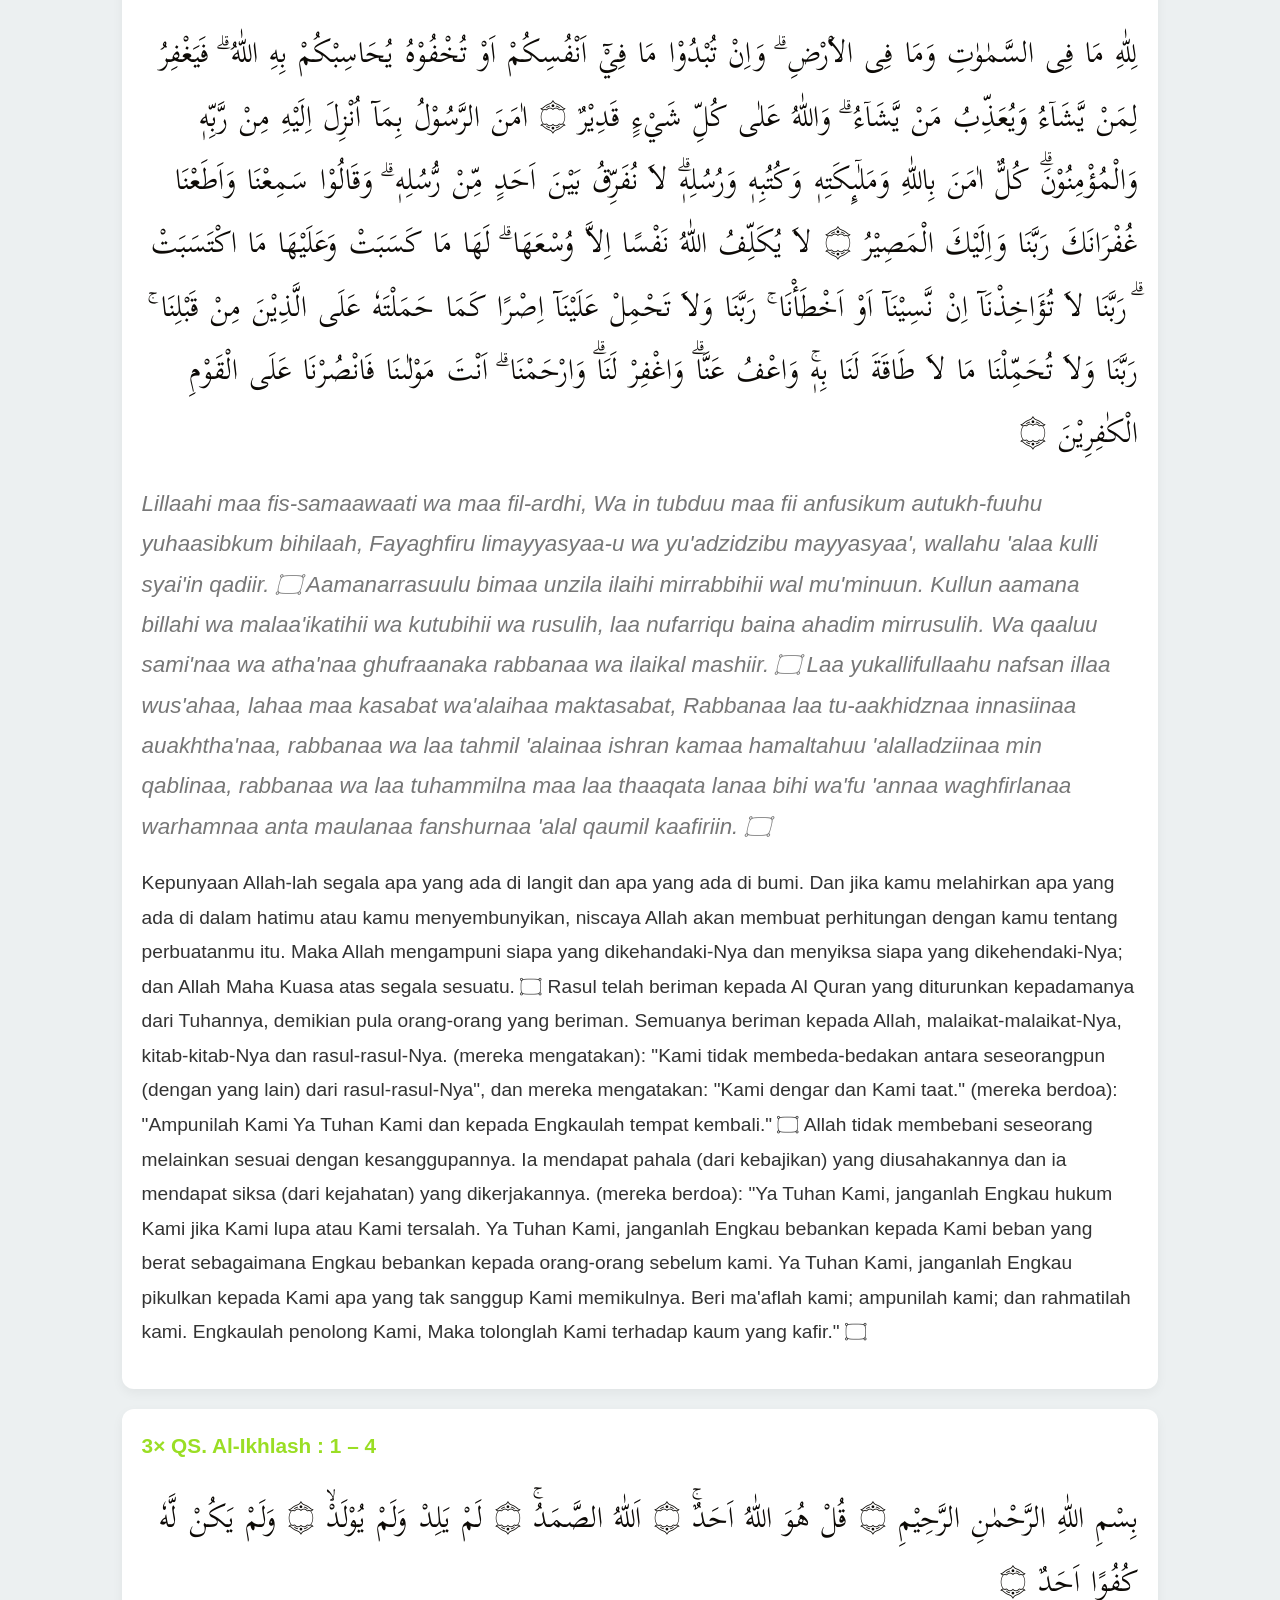
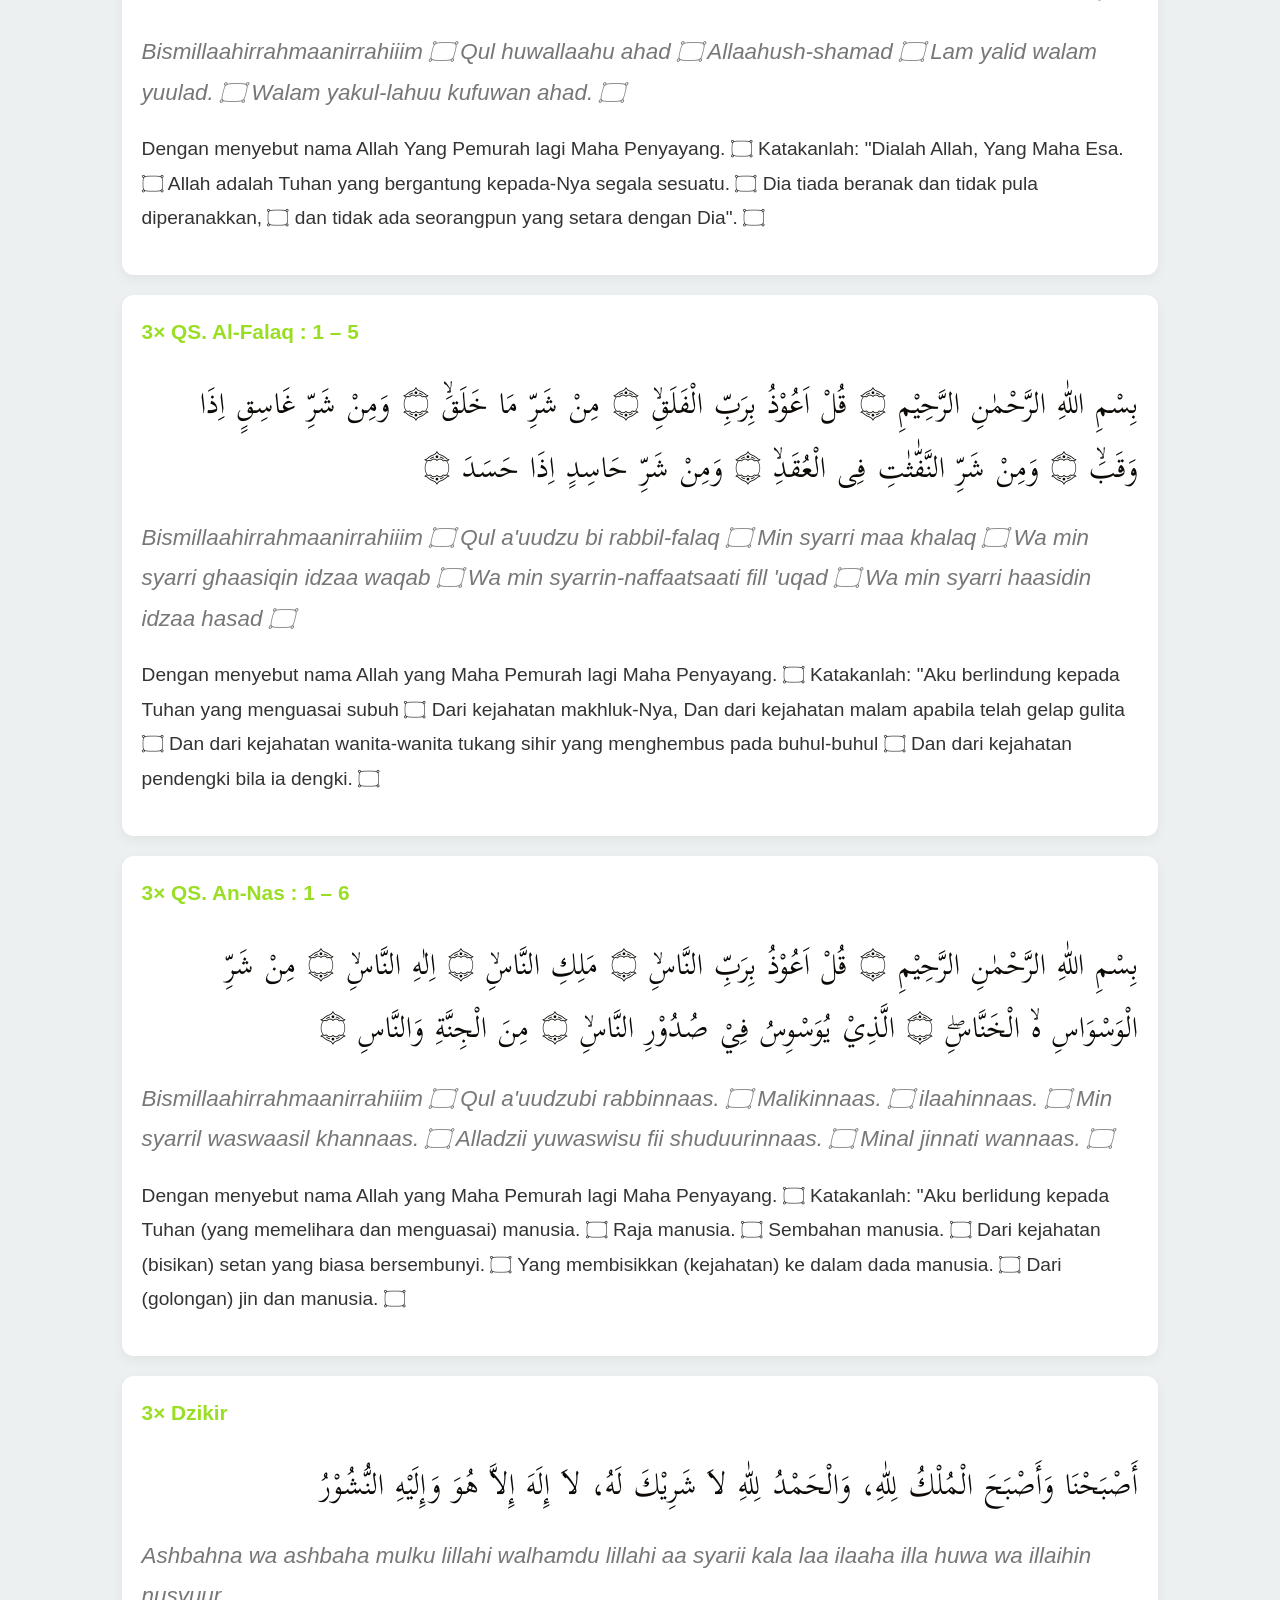
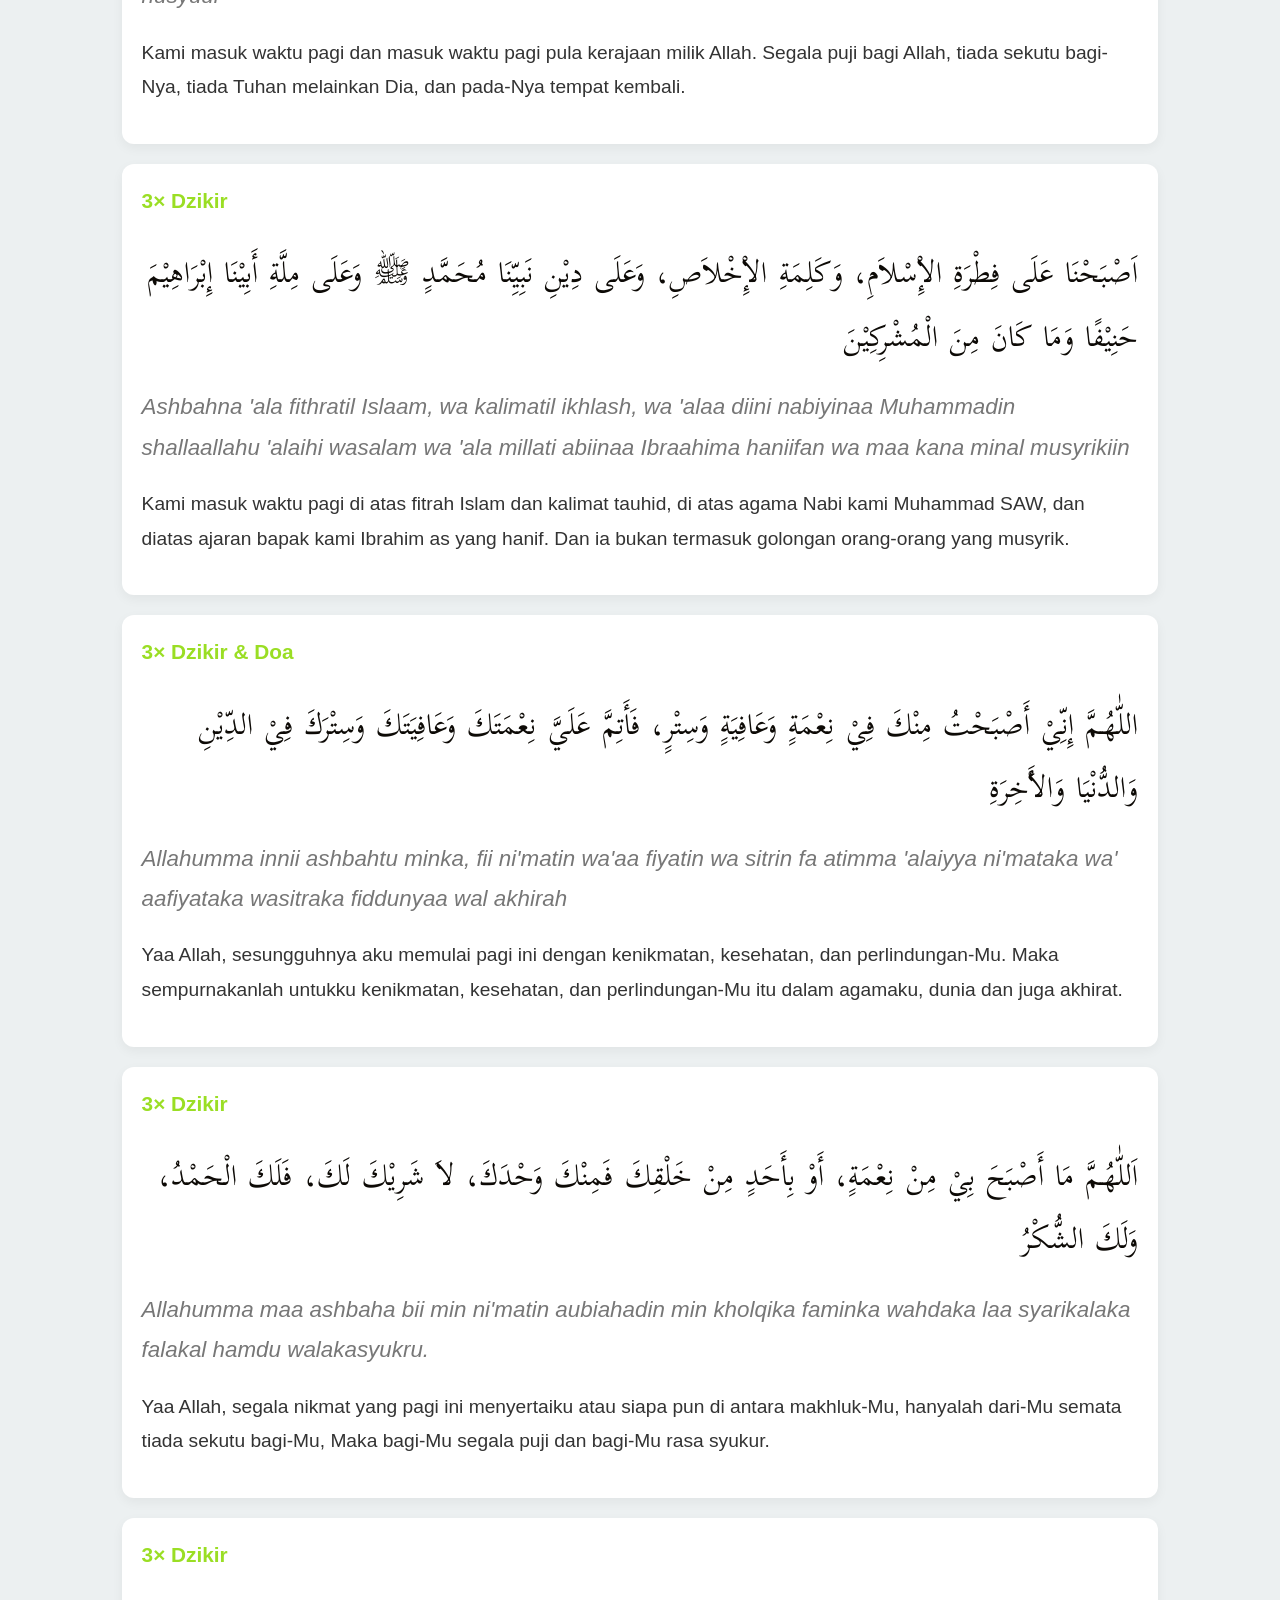
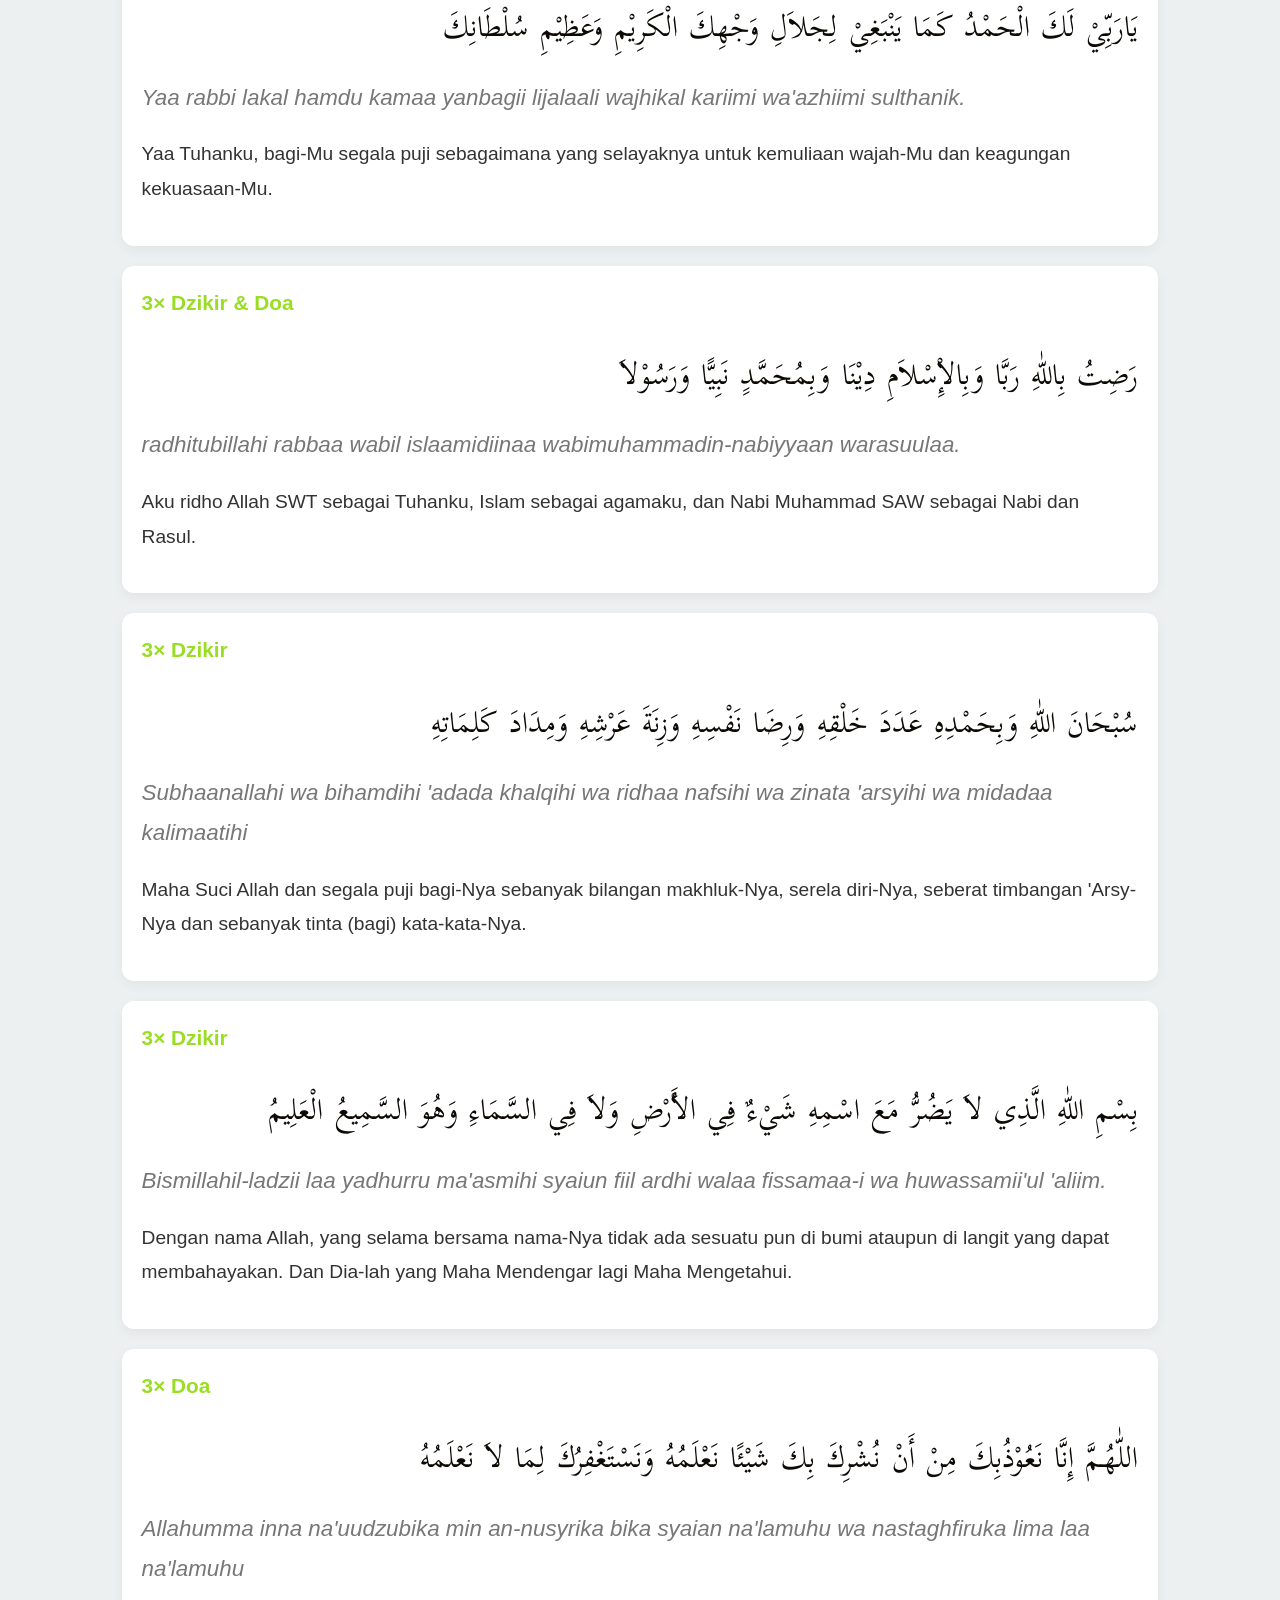
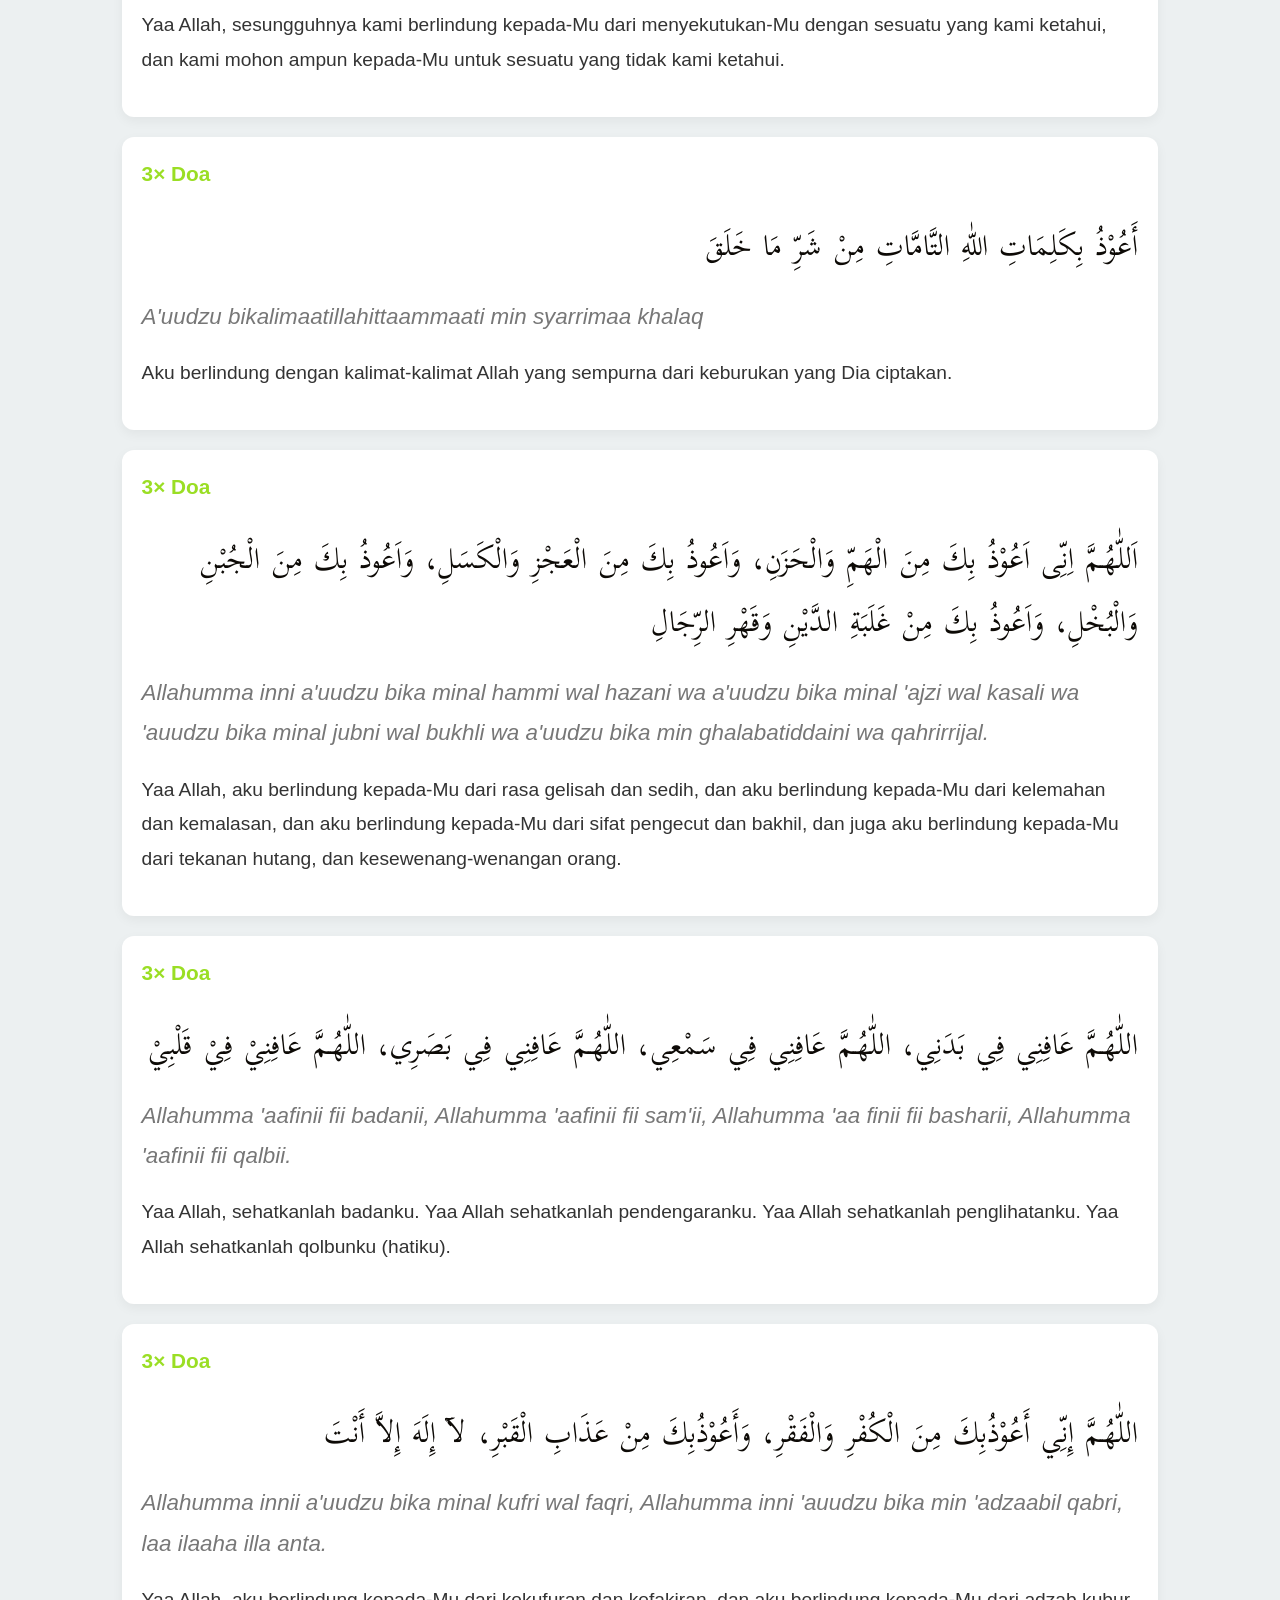
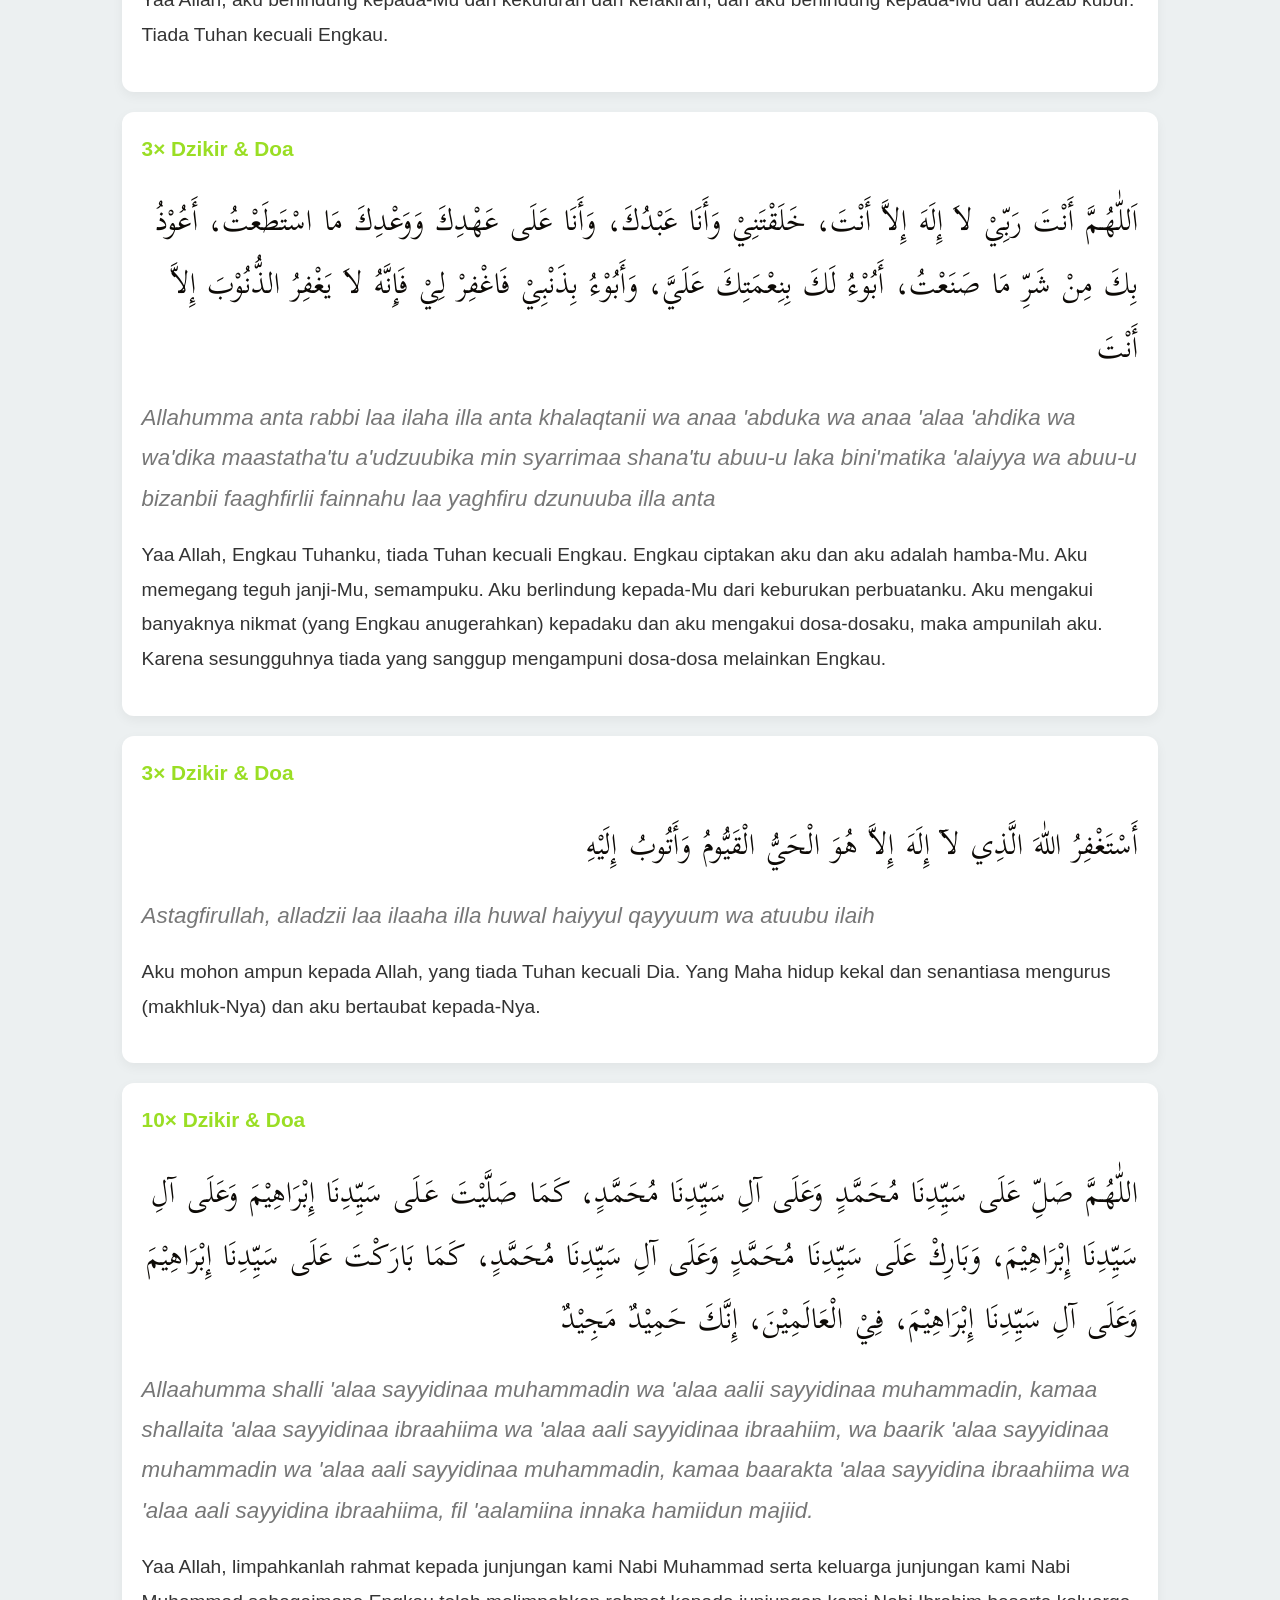
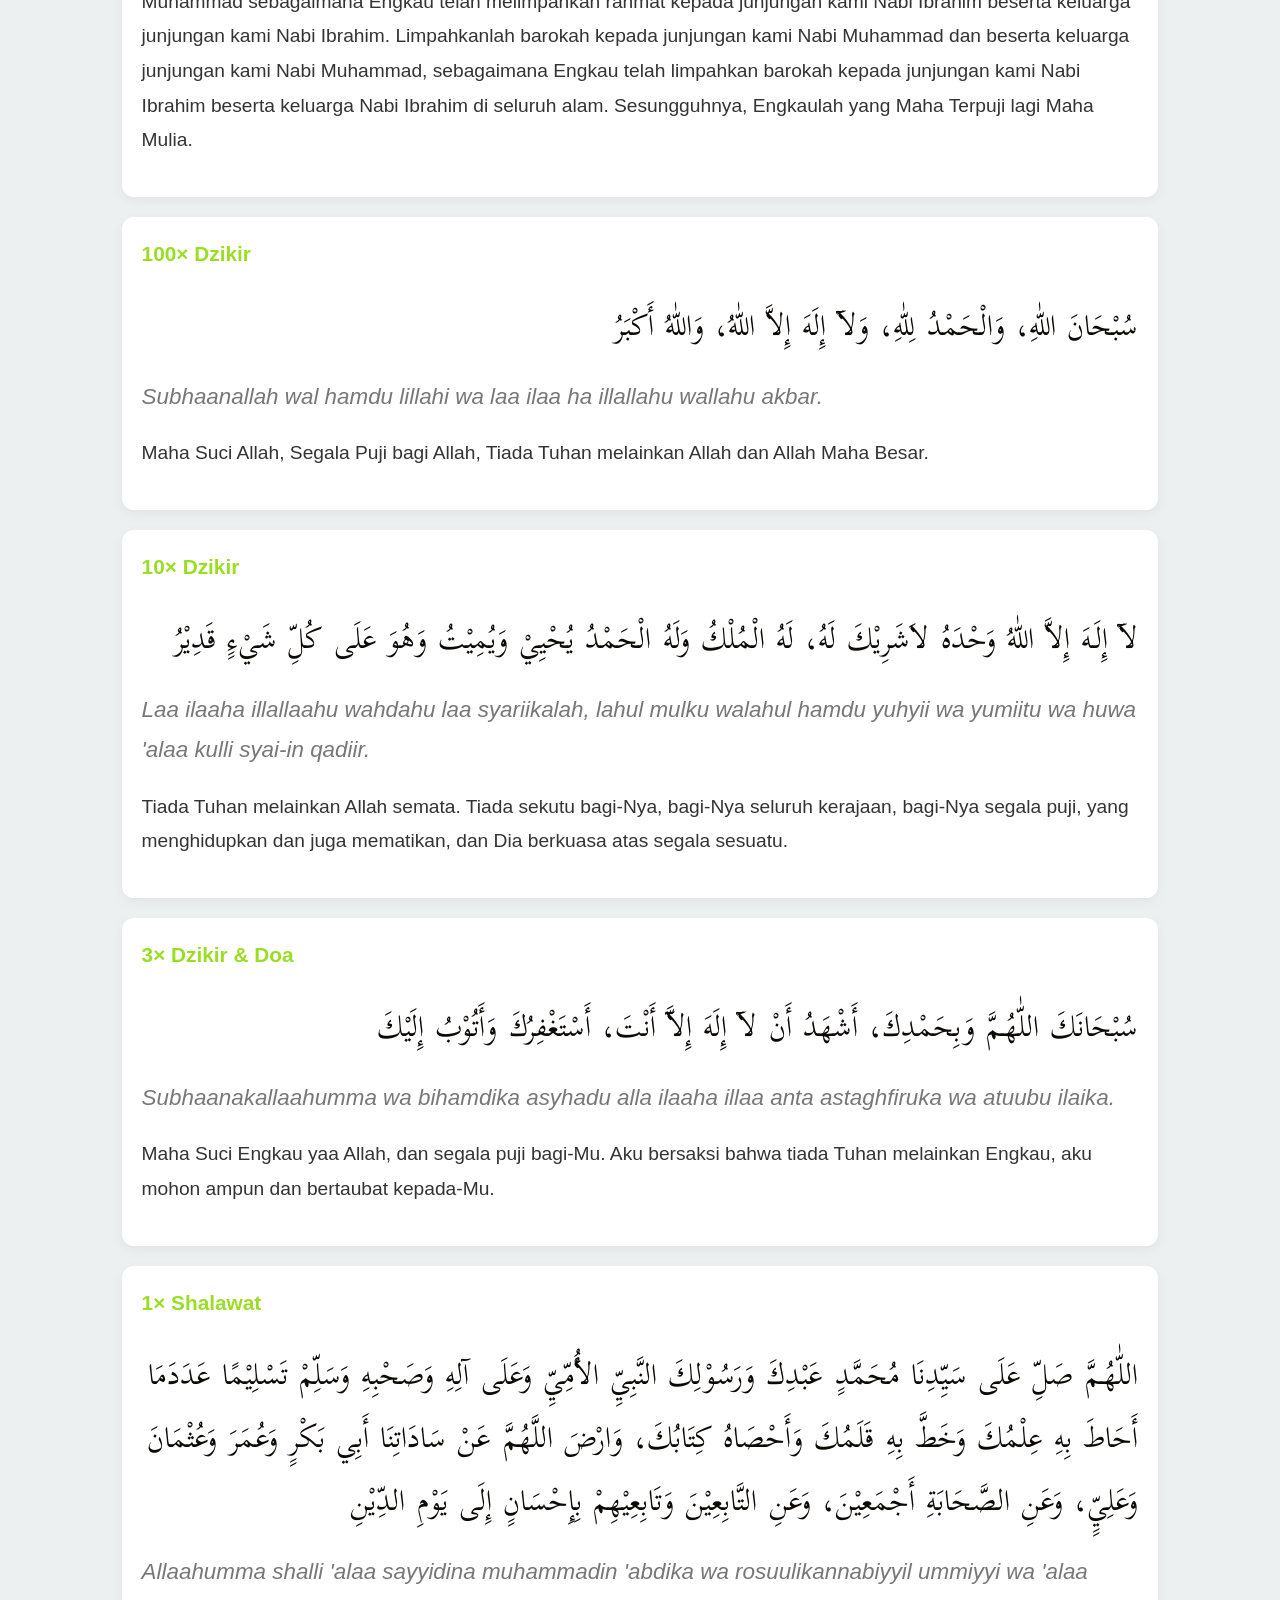
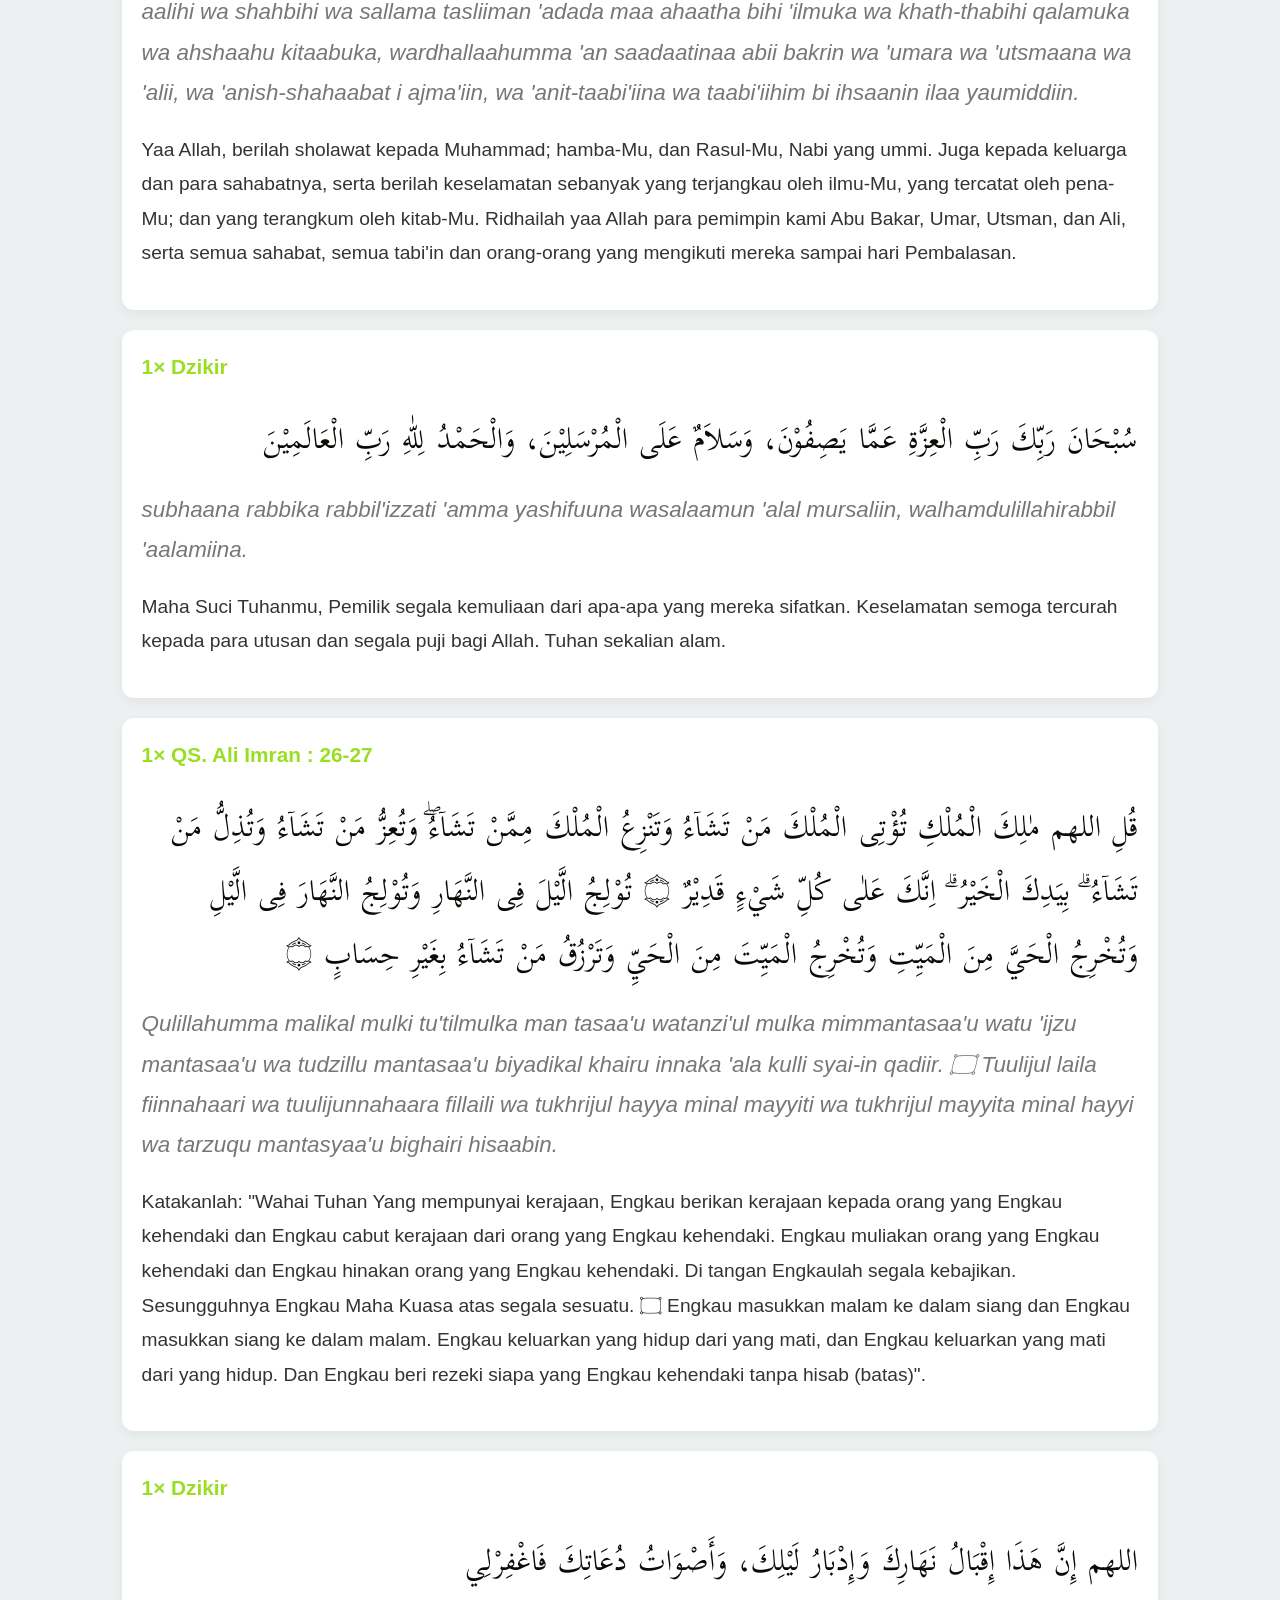
<file: pagi.html>
<!DOCTYPE html>
<html lang="id">
<head>
    <meta charset="UTF-8">
    <meta name="viewport" content="width=device-width, initial-scale=1.0, maximum-scale=1.0, user-scalable=no">
    <link rel="icon" type="image/x-icon" href="logo.png">
    <title>Al Ma'tsurat Pagi - Dzikr AMI</title>
    <link href="https://fonts.googleapis.com/icon?family=Material+Icons" rel="stylesheet">
    <style>
        @import url('https://fonts.googleapis.com/css2?family=Scheherazade+New:wght@400;700&display=swap');

        :root {
            --primary: #736b23;
            --secondary: #9ade24;
            --accent: #f5de3e;
            --light: #ecf0f1;
            --dark: #0d0a06;
            --text: #333;
            --text-light: #777;
            --arabic-size: 1.8rem;
            --latin-size: 1.4rem;
            --trans-size: 1.2rem;
        }

        * {
            margin: 0;
            padding: 0;
            box-sizing: border-box;
            -webkit-tap-highlight-color: transparent;
        }

        body {
            font-family: 'Segoe UI', Arial, sans-serif;
            background-color: var(--light);
            color: var(--text);
            line-height: 1.6;
            -webkit-user-select: none;
            user-select: none;
            -webkit-touch-callout: none;
        }

        img {
            -webkit-user-drag: none;
            user-drag: none;
        }

        header {
            background-color: white;
            color: var(--text);
            padding: 1rem 5%;
            display: flex;
            justify-content: space-between;
            align-items: center;
            position: fixed;
            top: 0;
            left: 0;
            width: 100%;
            z-index: 1000;
            box-shadow: 0 2px 10px rgba(0, 0, 0, 0.1);
        }

        @keyframes slideInLeft {
            from { transform: translateX(-100%); opacity: 0; }
            to   { transform: translateX(0); opacity: 1; }
        }

        @keyframes growIn {
            from { transform: scale(0.5); opacity: 0; }
            to   { transform: scale(1); opacity: 1; }
        }

        @keyframes typing {
            from { max-width: 0; }
            to   { max-width: 100%; }
        }

        @keyframes blink {
            50% { border-color: transparent; }
        }

        .typing-text {
            display: inline-block;
            overflow: hidden;
            white-space: nowrap;
            border-right: 2px solid var(--text);
            animation: typing 1.5s steps(20) forwards, blink 0.8s infinite;
        }

        .back-btn {
            text-decoration: none;
            color: var(--text);
            display: flex;
            align-items: center;
            animation: slideInLeft 0.5s ease-out;
        }

        .settings-btn {
            font-size: 2rem;
            cursor: pointer;
            color: var(--text);
            animation: growIn 0.5s ease-out;
        }

        main {
            margin-top: 80px;
            padding: 2rem 5%;
            min-height: calc(100vh - 80px);
        }

        .container {
            max-width: 1200px;
            margin: 0 auto;
            padding: 0 5%;
        }

        h1 {
            font-size: 2rem;
            color: var(--text);
            text-align: center;
            margin: 2rem 0;
        }

        .arabic {
            font-family: 'Scheherazade New', serif;
            font-size: var(--arabic-size);
            line-height: 2.2;
            direction: rtl;
            text-align: right;
            margin: 1.2rem 0;
            word-spacing: 0.2rem;
            color: var(--dark);
        }

        .latin {
            font-style: italic;
            font-size: var(--latin-size);
            margin: 1rem 0;
            line-height: 1.8;
            color: var(--text-light);
        }

        .translation {
            font-size: var(--trans-size);
            margin: 1.2rem 0;
            line-height: 1.8;
            color: var(--text);
        }

        .dzikir-section {
            background-color: white;
            border-radius: 12px;
            padding: 20px;
            margin-bottom: 20px;
            box-shadow: 0 4px 12px rgba(0, 0, 0, 0.05);
            transition: box-shadow 0.2s ease;
        }

        .dzikir-section:active {
            box-shadow: 0 8px 20px rgba(0, 0, 0, 0.12);
        }

        .dzikir-section h2 {
            color: var(--secondary);
            margin: 0 0 10px 0;
            font-size: 1.3rem;
            text-align: left;
            margin-bottom: 1.5rem;
        }

        .modal {
            display: none;
            position: fixed;
            z-index: 2000;
            left: 0;
            top: 0;
            width: 100%;
            height: 100%;
            background-color: rgba(0, 0, 0, 0.4);
            justify-content: center;
            align-items: center;
        }

        .modal.active {
            display: flex;
        }

        .modal-content {
            background-color: white;
            padding: 3rem 1.5rem 0 1.5rem;
            border-radius: 20px;
            box-shadow: 0 4px 20px rgba(0, 0, 0, 0.1);
            max-width: 500px;
            width: 70%;
            text-align: center;
            position: relative;
            transition: transform 0.3s ease-out, opacity 0.3s ease-out;
        }

        .modal-content.swiping {
            transition: none;
        }

        .modal-content.closing {
            transform: translateY(100%) translateY(50px);
            opacity: 0;
        }

        .modal-content h2 {
            font-size: 1.5rem;
            margin: -1rem 0 1.5rem 0;
        }

        .modal .form-group label {
            display: block;
            font-weight: bold;
            color: var(--text);
            margin-bottom: .5rem;
        }

        .modal .form-group span {
            margin-bottom: 1.5rem;
        }

        .modal .submit-btn {
            background: transparent;
            color: var(--text);
            padding: 1.5rem 2rem;
            border: none;
            font-size: 1.1rem;
            cursor: pointer;
            width: 100%;
            transition: 0.3s;
        }

        .modal .submit-btn:active {
            background: var(--light);
        }

        .modal input[type="range"] {
            -webkit-appearance: none;
            appearance: none;
            width: 100%;
            height: 10px;
            background: var(--light);
            border-radius: 10px;
            outline: none;
            margin: .5rem 0;
        }

        .modal input[type="range"]::-webkit-slider-thumb {
            -webkit-appearance: none;
            height: 22px;
            width: 22px;
            border-radius: 50%;
            background: var(--secondary);
            cursor: pointer;
            box-shadow: 0 4px 10px rgba(0, 0, 0, 0.2);
        }

        .modal input[type="range"]::-moz-range-track {
            background: transparent;
        }

        .modal input[type="range"]::-moz-range-progress {
            background: var(--secondary);
            border-radius: 10px 0 0 10px;
            height: 20px;
        }

        @media (max-width: 768px) {
            .settings-btn { font-size: 1.8rem; }
        }
    </style>
</head>
<body>
    <header>
        <a href="index.html" class="back-btn">
            <span class="material-icons" style="font-size:2.2rem;">arrow_back</span>
        </a>
        <span style="font-weight:bold; font-size:1.2rem; position:absolute; left:50%; transform:translateX(-50%);">
            <span class="typing-text">Al Ma'tsurat Pagi</span>
        </span>
        <span class="material-icons settings-btn" id="menuBtn">settings</span>
    </header>

    <div id="settingsModal" class="modal">
        <div class="modal-content">
            <h2>Pengaturan Ukuran Teks</h2>
            <div class="form-group">
                <label for="arabicRange">Teks Arab</label>
                <input type="range" id="arabicRange" min="10" max="40" step="1">
                <span id="arabicValue" style="display:block; margin-top:8px; font-weight:bold;">1.8rem</span>
            </div>
            <div class="form-group">
                <label for="latinRange">Latin</label>
                <input type="range" id="latinRange" min="8" max="30" step="1">
                <span id="latinValue" style="display:block; margin-top:8px; font-weight:bold;">1.4rem</span>
            </div>
            <div class="form-group">
                <label for="transRange">Terjemahan</label>
                <input type="range" id="transRange" min="8" max="30" step="1">
                <span id="transValue" style="display:block; margin-top:8px; font-weight:bold;">1.2rem</span>
            </div>
            <button class="submit-btn" id="saveSettingsBtn" style="font-weight: bold; margin-bottom: 1rem; border-radius: 20px;">Simpan</button>
        </div>
    </div>

    <main>
        <div class="container">
            <div class="dzikir-section"><h2>1× Ta'awudz</h2><p class="arabic">اَعُوْذُ بِاللّٰهِ السَّمِيْعِ الْعَلِيْمِ مِنَ الشَّيْطَانِ الرَّجِيْمِ</p><p class="latin">A'udzubillahissami'il aliimi minasyaithanirrajiim</p><p class="translation">Aku berlindung kepada Allah Yang Maha Mendengar lagi Maha Mengetahui dari godaan setan yang terkutuk.</p></div>
            <div class="dzikir-section"><h2>1× QS. Al-Fatihah : 1-7</h2><p class="arabic">بِسْمِ اللّٰهِ الرَّحْمٰنِ الرَّحِيْمِ ۝ اَلْحَمْدُ لِلّٰهِ رَبِّ الْعٰلَمِيْنَۙ ۝ الرَّحْمٰنِ الرَّحِيْمِۙ ۝ مٰلِكِ يَوْمِ الدِّيْنِۗ ۝ اِيَّاكَ نَعْبُدُ وَاِيَّاكَ نَسْتَعِيْنُۗ ۝ اِهْدِنَا الصِّرَاطَ الْمُسْتَقِيْمَۙ ۝ صِرَاطَ الَّذِيْنَ اَنْعَمْتَ عَلَيْهِمْ ەۙ غَيْرِ الْمَغْضُوْبِ عَلَيْهِمْ وَلَا الضَّاۤلِّيْنَࣖ ۝</p><p class="latin">Bismillaahirrahmaanirrahiiim ۝ Alhamdulillaahi rabbil 'alamin ۝ Arrahmaanirrahiim ۝ Maaliki yaumid-diin ۝ Iyyaaka na'budu wa iyyaaka nasta'iin ۝ Ihdinash-shiraathal mustaqiim ۝ Shiraathal-ladziina an'amta 'alaihim, ghairil-maghdhuubi'laihim waladh-dhaaaaliin. ۝</p><p class="translation">Dengan menyebut nama Allah yang Maha Pemurah lagi Maha Penyayang ۝ Segala puji bagi Allah, Tuhan semesta alam ۝ Maha Pemurah lagi Maha Penyayang ۝ Yang menguasai di hari Pembalasan ۝ Hanya Engkaulah yang Kami sembah, dan hanya kepada Engkaulah Kami meminta pertolongan ۝ Tunjukilah Kami jalan yang lurus, ۝ (yaitu) jalan orang-orang yang telah Engkau beri nikmat kepada mereka; bukan (jalan) mereka yang dimurkai dan bukan (pula jalan) mereka yang sesat. Semoga Allah mengabulkan. ۝</p></div>
            <div class="dzikir-section"><h2>1× QS. Al-Baqarah : 1-5</h2><p class="arabic">بِسْمِ اللّٰهِ الرَّحْمٰنِ الرَّحِيْمِ ۝ الۤمّۤ ۚ ۝ ذٰلِكَ الْكِتٰبُ لَا رَيْبَ ۛ فِيْهِ ۛ هُدًى لِّلْمُتَّقِيْنَۙ ۝ الَّذِيْنَ يُؤْمِنُوْنَ بِالْغَيْبِ وَيُقِيْمُوْنَ الصَّلٰوةَ وَمِمَّا رَزَقْنٰهُمْ يُنْفِقُوْنَ ۙ ۝ وَالَّذِيْنَ يُؤْمِنُوْنَ بِمَآ اُنْزِلَ اِلَيْكَ وَمَآ اُنْزِلَ مِنْ قَبْلِكَ ۚ وَبِالْاٰخِرَةِ هُمْ يُوْقِنُوْنَۗ ۝ اُولٰۤىِٕكَ عَلَى هُدًى مّنْ رَّبِّهِمْ ۙ وَاُولٰۤىِٕكَ هُمُ الْمُفْلِحُوْنَ ۝</p><p class="latin">Bismillaahirrahmaanirrahiiim. ۝ Alif laam miim. ۝ Dzaalikal-kitaabu laa raiba fiihi hudal lil-muttaqiin. ۝ Alladziina yu'minuuna bil ghaibi wa yuqiimuunash-shalaata wa mimmaa razaqnaa-hum yunfiquuun. ۝ Wal-ladziina yu'minuuna bimaa unzila ilaika wa maa unzila min qablik, wa bil aakhirati hum yuuqinuuun. ۝ Ulaa-ika 'alaa hudammir rabbihim wa ulaa-ika humul muflihuun. ۝</p><p class="translation">Alif laam miim. ۝ Kitab (Al Quran) ini tidak ada keraguan padanya; petunjuk bagi mereka yang bertaqwa, ۝ (yaitu) mereka yang beriman kepada yang ghaib, yang mendirikan shalat, dan menafkahkan sebahagian rezki yang Kami anugerahkan kepada mereka. ۝ Dan mereka yang beriman kepada kitab (Al Quran) yang telah diturunkan kepadamu dan Kitab-Kitab yang telah diturunkan sebelummu, serta mereka yakin akan adanya (kehidupan) akhirat. ۝ Mereka Itulah yang tetap mendapat petunjuk dari Tuhan mereka, dan merekalah orangorang yang beruntung. ۝</p></div>
            <div class="dzikir-section"><h2>1× QS. Al-Baqarah : 255 - 257</h2><p class="arabic">اَللّٰهُ لَآ اِلٰهَ اِلَّا هُوَۚ اَلْحَيُّ الْقَيُّوْمُ ەۚ لَا تَأْخُذُهٗ سِنَةٌ وَّلَا نَوْمٌۗ لَهٗ مَا فِى السَّمٰوٰتِ وَمَا فِى الْاَرْضِۗ مَنْ ذَا الَّذِيْ يَشْفَعُ عِنْدَهٗٓ اِلَّا بِاِذْنِهٖۗ يَعْلَمُ مَا بَيْنَ اَيْدِيْهِمْ وَمَا خَلْفَهُمْۚ وَلَا يُحِيْطُوْنَ بِشَيْءٍ مّنْ عِلْمِهٖٓ اِلَّا بِمَا شَاۤءَۚ وَسِعَ كُرْسِيُّهُ السَّمٰوٰتِ وَالْاَرْضَۚ وَلَا يَـُٔوْدُهٗ حِفْظُهُمَاۚ وَهُوَ الْعَلِيُّ الْعَظِيْمُ ۝ لَآ اِكْرَاهَ فِى الدِّيْنِۗ قَدْ تَّبَيَّنَ الرُّشْدُ مِنَ الْغَيِّ ۚ فَمَنْ يَّكْفُرْ بِالطَّاغُوْتِ وَيُؤْمِنْۢ بِاللّٰهِ فَقَدِ اسْتَمْسَكَ بِالْعُرْوَةِ الْوُثْقٰى لَا انْفِصَامَ لَهَا ۗوَاللّٰهُ سَمِيْعٌ عَلِيْمٌ ۝ اَللّٰهُ وَلِيُّ الَّذِيْنَ اٰمَنُوْا يُخْرِجُهُمْ مّنَ الظُّلُمٰتِ اِلَى النُّوْرِۗ وَالَّذِيْنَ كَفَرُوْٓا اَوْلِيَاۤؤُهُمُ الطَّاغُوْتُ يُخْرِجُوْنَهُمْ مّنَ النُّوْرِ اِلَى الظُّلُمٰتِۗ اُولٰۤىِٕكَ اَصْحٰبُ النَّارِۚ هُمْ فِيْهَا خٰلِدُوْن ۝</p><p class="latin">Allahu laa ilaaha illaa huwal hayyul qayyuum, laa ta'khudzuhuu sinatuwwa laa nauum, lahuu maa fissamaawaati wa maa fil ardhi, mandzalladzii yasyfa'u indahuu ilaa bi idznih, ya'lamu maa baina aidiihim wa maa khalfahum wa laa yuhiithuuuna bi syai'im-min 'ilmihii illaa bima syaa-a wasi'a kursiyyuhus-samaawaati wal-ardha, wa laa ya'uuduhuu hifzhuhumaa wa huwal 'aliyyul-'azhiim. ۝ Laa ikraaha fiddīni, qattabayyanarrusydu minal gayyi, famayyakfur bith-thaaaguuti wa yu'mim billaahi fa qadistamsaka bil 'urwatil wutsqaa, lanfishaama lahaa, wallaahu samii'un 'aliimun. ۝ Allaahu waliyyulladziina aamanuu yukhrijuhum minazh-zhulumaati ilannuuri, walladziina kafaruu auliyaa 'uhumuth-thaaguutu yukhrijuhum minannuri ilazh-zhulumaati, ulaa 'ika ash-haabunnaari, hum fīhaa khaaliduuna. ۝</p><p class="translation">Allah, tidak ada Tuhan (yang berhak disembah) melainkan Dia Yang hidup kekal lagi terus menerus mengurus (makhluk-Nya); tidak mengantuk dan tidak tidur. Kepunyaan-Nya apa yang di langit dan di bumi. Tiada yang dapat memberi syafa'at di sisi Allah tanpa izin-Nya? Allah mengetahui apa-apa yang di hadapan mereka dan di belakang mereka, dan mereka tidak mengetahui apa-apa dari ilmu Allah melainkan apa yang dikehendaki-Nya. Kursi Allah meliputi langit dan bumi. Dan Allah tidak merasa berat memelihara keduanya, dan Allah Maha Tinggi lagi Maha besar. ۝ Tidak ada paksaan dalam (menganut) agama (Islam), sesungguhnya telah jelas (perbedaan) antara jalan yang benar dengan jalan yang sesat. Barang siapa ingkar kepada Tagut dan beriman kepada Allah, maka sungguh, dia telah berpegang (teguh) pada tali yang sangat kuat yang tidak akan putus. Allah Maha Mendengar, Maha Mengetahui. ۝ Allah pelindung orang yang beriman. Dia mengeluarkan mereka dari kegelapan kepada cahaya (iman). Dan orang-orang yang kafir, pelindung-pelindungnya adalah setan, yang mengeluarkan mereka dari cahaya kepada kegelapan. Mereka adalah penghuni neraka. Mereka kekal di dalamnya. ۝</p></div>
            <div class="dzikir-section"><h2>1× QS. Al-Baqarah : 284-286</h2><p class="arabic">لِلّٰهِ مَا فِى السَّمٰوٰتِ وَمَا فِى الْاَرْضِ ۗ وَاِنْ تُبْدُوْا مَا فِيْٓ اَنْفُسِكُمْ اَوْ تُخْفُوْهُ يُحَاسِبْكُمْ بِهِ اللّٰهُ ۗ فَيَغْفِرُ لِمَنْ يَّشَاۤءُ وَيُعَذِّبُ مَنْ يَّشَاۤءُ ۗ وَاللّٰهُ عَلٰى كُلِّ شَيْءٍ قَدِيْرٌ ۝ اٰمَنَ الرَّسُوْلُ بِمَآ اُنْزِلَ اِلَيْهِ مِنْ رَّبِّهٖ وَالْمُؤْمِنُوْنَۗ كُلٌّ اٰمَنَ بِاللّٰهِ وَمَلٰۤىِٕكَتِهٖ وَكُتُبِهٖ وَرُسُلِهٖۗ لَا نُفَرِّقُ بَيْنَ اَحَدٍ مِّنْ رُّسُلِهٖ ۗ وَقَالُوْا سَمِعْنَا وَاَطَعْنَا غُفْرَانَكَ رَبَّنَا وَاِلَيْكَ الْمَصِيْرُ ۝ لَا يُكَلِّفُ اللّٰهُ نَفْسًا اِلَّا وُسْعَهَا ۗ لَهَا مَا كَسَبَتْ وَعَلَيْهَا مَا اكْتَسَبَتْ ۗ رَبَّنَا لَا تُؤَاخِذْنَآ اِنْ نَّسِيْنَآ اَوْ اَخْطَأْنَا ۚ رَبَّنَا وَلَا تَحْمِلْ عَلَيْنَآ اِصْرًا كَمَا حَمَلْتَهٗ عَلَى الَّذِيْنَ مِنْ قَبْلِنَا ۚ رَبَّنَا وَلَا تُحَمِّلْنَا مَا لَا طَاقَةَ لَنَا بِهٖۚ وَاعْفُ عَنَّاۗ وَاغْفِرْ لَنَاۗ وَارْحَمْنَا ۗ اَنْتَ مَوْلٰىنَا فَانْصُرْنَا عَلَى الْقَوْمِ الْكٰفِرِيْنَ ۝</p><p class="latin">Lillaahi maa fis-samaawaati wa maa fil-ardhi, Wa in tubduu maa fii anfusikum autukh-fuuhu yuhaasibkum bihilaah, Fayaghfiru limayyasyaa-u wa yu'adzidzibu mayyasyaa', wallahu 'alaa kulli syai'in qadiir. ۝ Aamanarrasuulu bimaa unzila ilaihi mirrabbihii wal mu'minuun. Kullun aamana billahi wa malaa'ikatihii wa kutubihii wa rusulih, laa nufarriqu baina ahadim mirrusulih. Wa qaaluu sami'naa wa atha'naa ghufraanaka rabbanaa wa ilaikal mashiir. ۝ Laa yukallifullaahu nafsan illaa wus'ahaa, lahaa maa kasabat wa'alaihaa maktasabat, Rabbanaa laa tu-aakhidznaa innasiinaa auakhtha'naa, rabbanaa wa laa tahmil 'alainaa ishran kamaa hamaltahuu 'alalladziinaa min qablinaa, rabbanaa wa laa tuhammilna maa laa thaaqata lanaa bihi wa'fu 'annaa waghfirlanaa warhamnaa anta maulanaa fanshurnaa 'alal qaumil kaafiriin. ۝</p><p class="translation">Kepunyaan Allah-lah segala apa yang ada di langit dan apa yang ada di bumi. Dan jika kamu melahirkan apa yang ada di dalam hatimu atau kamu menyembunyikan, niscaya Allah akan membuat perhitungan dengan kamu tentang perbuatanmu itu. Maka Allah mengampuni siapa yang dikehandaki-Nya dan menyiksa siapa yang dikehendaki-Nya; dan Allah Maha Kuasa atas segala sesuatu. ۝ Rasul telah beriman kepada Al Quran yang diturunkan kepadamanya dari Tuhannya, demikian pula orang-orang yang beriman. Semuanya beriman kepada Allah, malaikat-malaikat-Nya, kitab-kitab-Nya dan rasul-rasul-Nya. (mereka mengatakan): "Kami tidak membeda-bedakan antara seseorangpun (dengan yang lain) dari rasul-rasul-Nya", dan mereka mengatakan: "Kami dengar dan Kami taat." (mereka berdoa): "Ampunilah Kami Ya Tuhan Kami dan kepada Engkaulah tempat kembali." ۝ Allah tidak membebani seseorang melainkan sesuai dengan kesanggupannya. Ia mendapat pahala (dari kebajikan) yang diusahakannya dan ia mendapat siksa (dari kejahatan) yang dikerjakannya. (mereka berdoa): "Ya Tuhan Kami, janganlah Engkau hukum Kami jika Kami lupa atau Kami tersalah. Ya Tuhan Kami, janganlah Engkau bebankan kepada Kami beban yang berat sebagaimana Engkau bebankan kepada orang-orang sebelum kami. Ya Tuhan Kami, janganlah Engkau pikulkan kepada Kami apa yang tak sanggup Kami memikulnya. Beri ma'aflah kami; ampunilah kami; dan rahmatilah kami. Engkaulah penolong Kami, Maka tolonglah Kami terhadap kaum yang kafir." ۝</p></div>
            <div class="dzikir-section"><h2>3× QS. Al-Ikhlash : 1 – 4</h2><p class="arabic">بِسْمِ اللّٰهِ الرَّحْمٰنِ الرَّحِيْمِ ۝ قُلْ هُوَ اللّٰهُ اَحَدٌۚ ۝ اَللّٰهُ الصَّمَدُۚ ۝ لَمْ يَلِدْ وَلَمْ يُوْلَدْۙ ۝ وَلَمْ يَكُنْ لَّهٗ كُفُوًا اَحَدٌ ۝</p><p class="latin">Bismillaahirrahmaanirrahiiim ۝ Qul huwallaahu ahad ۝ Allaahush-shamad ۝ Lam yalid walam yuulad. ۝ Walam yakul-lahuu kufuwan ahad. ۝</p><p class="translation">Dengan menyebut nama Allah Yang Pemurah lagi Maha Penyayang. ۝ Katakanlah: "Dialah Allah, Yang Maha Esa. ۝ Allah adalah Tuhan yang bergantung kepada-Nya segala sesuatu. ۝ Dia tiada beranak dan tidak pula diperanakkan, ۝ dan tidak ada seorangpun yang setara dengan Dia". ۝</p></div>
            <div class="dzikir-section"><h2>3× QS. Al-Falaq : 1 – 5</h2><p class="arabic">بِسْمِ اللّٰهِ الرَّحْمٰنِ الرَّحِيْمِ ۝ قُلْ اَعُوْذُ بِرَبِّ الْفَلَقِۙ ۝ مِنْ شَرِّ مَا خَلَقَۙ ۝ وَمِنْ شَرِّ غَاسِقٍ اِذَا وَقَبَۙ ۝ وَمِنْ شَرِّ النَّفّٰثٰتِ فِى الْعُقَدِۙ ۝ وَمِنْ شَرِّ حَاسِدٍ اِذَا حَسَدَ ۝</p><p class="latin">Bismillaahirrahmaanirrahiiim ۝ Qul a'uudzu bi rabbil-falaq ۝ Min syarri maa khalaq ۝ Wa min syarri ghaasiqin idzaa waqab ۝ Wa min syarrin-naffaatsaati fill 'uqad ۝ Wa min syarri haasidin idzaa hasad ۝</p><p class="translation">Dengan menyebut nama Allah yang Maha Pemurah lagi Maha Penyayang. ۝ Katakanlah: "Aku berlindung kepada Tuhan yang menguasai subuh ۝ Dari kejahatan makhluk-Nya, Dan dari kejahatan malam apabila telah gelap gulita ۝ Dan dari kejahatan wanita-wanita tukang sihir yang menghembus pada buhul-buhul ۝ Dan dari kejahatan pendengki bila ia dengki. ۝</p></div>
            <div class="dzikir-section"><h2>3× QS. An-Nas : 1 – 6</h2><p class="arabic">بِسْمِ اللّٰهِ الرَّحْمٰنِ الرَّحِيْمِ ۝ قُلْ اَعُوْذُ بِرَبِّ النَّاسِۙ ۝ مَلِكِ النَّاسِۙ ۝ اِلٰهِ النَّاسِۙ ۝ مِنْ شَرِّ الْوَسْوَاسِ ەۙ الْخَنَّاسِۖ ۝ الَّذِيْ يُوَسْوِسُ فِيْ صُدُوْرِ النَّاسِۙ ۝ مِنَ الْجِنَّةِ وَالنَّاسِ ۝</p><p class="latin">Bismillaahirrahmaanirrahiiim ۝ Qul a'uudzubi rabbinnaas. ۝ Malikinnaas. ۝ ilaahinnaas. ۝ Min syarril waswaasil khannaas. ۝ Alladzii yuwaswisu fii shuduurinnaas. ۝ Minal jinnati wannaas. ۝</p><p class="translation">Dengan menyebut nama Allah yang Maha Pemurah lagi Maha Penyayang. ۝ Katakanlah: "Aku berlidung kepada Tuhan (yang memelihara dan menguasai) manusia. ۝ Raja manusia. ۝ Sembahan manusia. ۝ Dari kejahatan (bisikan) setan yang biasa bersembunyi. ۝ Yang membisikkan (kejahatan) ke dalam dada manusia. ۝ Dari (golongan) jin dan manusia. ۝</p></div>
            <div class="dzikir-section"><h2>3× Dzikir</h2><p class="arabic">أَصْبَحْنَا وَأَصْبَحَ الْمُلْكُ لِلّٰهِ، وَالْحَمْدُ لِلّٰهِ لَا شَرِيْكَ لَهُ، لَا إِلَهَ إِلَّا هُوَ وَإِلَيْهِ النُّشُوْرُ</p><p class="latin">Ashbahna wa ashbaha mulku lillahi walhamdu lillahi aa syarii kala laa ilaaha illa huwa wa illaihin nusyuur</p><p class="translation">Kami masuk waktu pagi dan masuk waktu pagi pula kerajaan milik Allah. Segala puji bagi Allah, tiada sekutu bagi-Nya, tiada Tuhan melainkan Dia, dan pada-Nya tempat kembali.</p></div>
            <div class="dzikir-section"><h2>3× Dzikir</h2><p class="arabic">اَصْبَحْنَا عَلَى فِطْرَةِ الْإِسْلَامِ، وَكَلِمَةِ الْإِخْلَاصِ، وَعَلَى دِيْنِ نَبِيِّنَا مُحَمَّدٍ ﷺ وَعَلَى مِلَّةِ أَبِيْنَا إِبْرَاهِيْمَ حَنِيْفًا وَمَا كَانَ مِنَ الْمُشْرِكِيْنَ</p><p class="latin">Ashbahna 'ala fithratil Islaam, wa kalimatil ikhlash, wa 'alaa diini nabiyinaa Muhammadin shallaallahu 'alaihi wasalam wa 'ala millati abiinaa Ibraahima haniifan wa maa kana minal musyrikiin</p><p class="translation">Kami masuk waktu pagi di atas fitrah Islam dan kalimat tauhid, di atas agama Nabi kami Muhammad SAW, dan diatas ajaran bapak kami Ibrahim as yang hanif. Dan ia bukan termasuk golongan orang-orang yang musyrik.</p></div>
            <div class="dzikir-section"><h2>3× Dzikir & Doa</h2><p class="arabic">اللّٰهُـمَّ إِنِّيْ أَصْبَحْتُ مِنْكَ فِيْ نِعْمَةٍ وَعَافِيَةٍ وَسِتْرٍ، فَأَتِمَّ عَلَيَّ نِعْمَتَكَ وَعَافِيَتَكَ وَسِتْرَكَ فِيْ الدِّيْنِ وَالدُّنْيَا وَالْأَخِرَةِ</p><p class="latin">Allahumma innii ashbahtu minka, fii ni'matin wa'aa fiyatin wa sitrin fa atimma 'alaiyya ni'mataka wa' aafiyataka wasitraka fiddunyaa wal akhirah</p><p class="translation">Yaa Allah, sesungguhnya aku memulai pagi ini dengan kenikmatan, kesehatan, dan perlindungan-Mu. Maka sempurnakanlah untukku kenikmatan, kesehatan, dan perlindungan-Mu itu dalam agamaku, dunia dan juga akhirat.</p></div>
            <div class="dzikir-section"><h2>3× Dzikir</h2><p class="arabic">اَللّٰهُـمَّ مَا أَصْبَحَ بِيْ مِنْ نِعْمَةٍ، أَوْ بِأَحَدٍ مِنْ خَلْقِكَ فَمِنْكَ وَحْدَكَ، لَا شَرِيْكَ لَكَ، فَلَكَ الْحَمْدُ، وَلَكَ الشُّكْرُ</p><p class="latin">Allahumma maa ashbaha bii min ni'matin aubiahadin min kholqika faminka wahdaka laa syarikalaka falakal hamdu walakasyukru.</p><p class="translation">Yaa Allah, segala nikmat yang pagi ini menyertaiku atau siapa pun di antara makhluk-Mu, hanyalah dari-Mu semata tiada sekutu bagi-Mu, Maka bagi-Mu segala puji dan bagi-Mu rasa syukur.</p></div>
            <div class="dzikir-section"><h2>3× Dzikir</h2><p class="arabic">يَارَبِّيْ لَكَ الْحَمْدُ كَمَا يَنْبَغِيْ لِجَلَالِ وَجْهِكَ الْكَرِيْمِ وَعَظِيْمِ سُلْطَانِكَ</p><p class="latin">Yaa rabbi lakal hamdu kamaa yanbagii lijalaali wajhikal kariimi wa'azhiimi sulthanik.</p><p class="translation">Yaa Tuhanku, bagi-Mu segala puji sebagaimana yang selayaknya untuk kemuliaan wajah-Mu dan keagungan kekuasaan-Mu.</p></div>
            <div class="dzikir-section"><h2>3× Dzikir & Doa</h2><p class="arabic">رَضِتُ بِاللّٰهِ رَبَّا وَبِالْإِسْلاَمِ دِيْنَا وَبِمُحَمَّدٍ نَبِيًّا وَرَسُوْلاَ</p><p class="latin">radhitubillahi rabbaa wabil islaamidiinaa wabimuhammadin-nabiyyaan warasuulaa.</p><p class="translation">Aku ridho Allah SWT sebagai Tuhanku, Islam sebagai agamaku, dan Nabi Muhammad SAW sebagai Nabi dan Rasul.</p></div>
            <div class="dzikir-section"><h2>3× Dzikir</h2><p class="arabic">سُبْحَانَ اللّٰهِ وَبِحَمْدِهِ عَدَدَ خَلْقِهِ وَرِضَا نَفْسِهِ وَزِنَةَ عَرْشِهِ وَمِدَادَ كَلِمَاتِهِ</p><p class="latin">Subhaanallahi wa bihamdihi 'adada khalqihi wa ridhaa nafsihi wa zinata 'arsyihi wa midadaa kalimaatihi</p><p class="translation">Maha Suci Allah dan segala puji bagi-Nya sebanyak bilangan makhluk-Nya, serela diri-Nya, seberat timbangan 'Arsy-Nya dan sebanyak tinta (bagi) kata-kata-Nya.</p></div>
            <div class="dzikir-section"><h2>3× Dzikir</h2><p class="arabic">بِسْمِ اللّٰهِ الَّذِي لَا يَضُرُّ مَعَ اسْمِهِ شَيْءٌ فِي الْأَرْضِ وَلَا فِي السَّمَاءِ وَهُوَ السَّمِيعُ الْعَلِيمُ</p><p class="latin">Bismillahil-ladzii laa yadhurru ma'asmihi syaiun fiil ardhi walaa fissamaa-i wa huwassamii'ul 'aliim.</p><p class="translation">Dengan nama Allah, yang selama bersama nama-Nya tidak ada sesuatu pun di bumi ataupun di langit yang dapat membahayakan. Dan Dia-lah yang Maha Mendengar lagi Maha Mengetahui.</p></div>
            <div class="dzikir-section"><h2>3× Doa</h2><p class="arabic">اللّٰهُـمَّ إِنَّا نَعُوْذُبِكَ مِنْ أَنْ نُشْرِكَ بِكَ شَيْئًا نَعْلَمُهُ وَنَسْتَغْفِرُكَ لِمَا لَا نَعْلَمُهُ</p><p class="latin">Allahumma inna na'uudzubika min an-nusyrika bika syaian na'lamuhu wa nastaghfiruka lima laa na'lamuhu</p><p class="translation">Yaa Allah, sesungguhnya kami berlindung kepada-Mu dari menyekutukan-Mu dengan sesuatu yang kami ketahui, dan kami mohon ampun kepada-Mu untuk sesuatu yang tidak kami ketahui.</p></div>
            <div class="dzikir-section"><h2>3× Doa</h2><p class="arabic">أَعُوْذُ بِكَلِمَاتِ اللّٰهِ التَّامَّاتِ مِنْ شَرِّ مَا خَلَقَ</p><p class="latin">A'uudzu bikalimaatillahittaammaati min syarrimaa khalaq</p><p class="translation">Aku berlindung dengan kalimat-kalimat Allah yang sempurna dari keburukan yang Dia ciptakan.</p></div>
            <div class="dzikir-section"><h2>3× Doa</h2><p class="arabic">اَللّٰهُـمَّ اِنِّى اَعُوْذُ بِكَ مِنَ الْهَمِّ وَالْحَزَنِ، وَاَعُوذُ بِكَ مِنَ الْعَجْزِ وَالْكَسَلِ، وَاَعُوذُ بِكَ مِنَ الْجُبْنِ وَالْبُخْلِ، وَاَعُوذُ بِكَ مِنْ غَلَبَةِ الدَّيْنِ وَقَهْرِ الرِّجَالِ</p><p class="latin">Allahumma inni a'uudzu bika minal hammi wal hazani wa a'uudzu bika minal 'ajzi wal kasali wa 'auudzu bika minal jubni wal bukhli wa a'uudzu bika min ghalabatiddaini wa qahrirrijal.</p><p class="translation">Yaa Allah, aku berlindung kepada-Mu dari rasa gelisah dan sedih, dan aku berlindung kepada-Mu dari kelemahan dan kemalasan, dan aku berlindung kepada-Mu dari sifat pengecut dan bakhil, dan juga aku berlindung kepada-Mu dari tekanan hutang, dan kesewenang-wenangan orang.</p></div>
            <div class="dzikir-section"><h2>3× Doa</h2><p class="arabic">اللّٰهُـمَّ عَافِنِي فِي بَدَنِي، اللّٰهُـمَّ عَافِنِي فِي سَمْعِي، اللّٰهُـمَّ عَافِنِي فِي بَصَرِي، اللّٰهُـمَّ عَافِنِيْ فِيْ قَلْبِيْ</p><p class="latin">Allahumma 'aafinii fii badanii, Allahumma 'aafinii fii sam'ii, Allahumma 'aa finii fii basharii, Allahumma 'aafinii fii qalbii.</p><p class="translation">Yaa Allah, sehatkanlah badanku. Yaa Allah sehatkanlah pendengaranku. Yaa Allah sehatkanlah penglihatanku. Yaa Allah sehatkanlah qolbunku (hatiku).</p></div>
            <div class="dzikir-section"><h2>3× Doa</h2><p class="arabic">اللّٰهُـمَّ إِنِّي أَعُوْذُبِكَ مِنَ الْكُفْرِ وَالْفَقْرِ، وَأَعُوْذُبِكَ مِنْ عَذَابِ الْقَبْرِ، لَآ إِلَهَ إِلَّا أَنْتَ</p><p class="latin">Allahumma innii a'uudzu bika minal kufri wal faqri, Allahumma inni 'auudzu bika min 'adzaabil qabri, laa ilaaha illa anta.</p><p class="translation">Yaa Allah, aku berlindung kepada-Mu dari kekufuran dan kefakiran, dan aku berlindung kepada-Mu dari adzab kubur. Tiada Tuhan kecuali Engkau.</p></div>
            <div class="dzikir-section"><h2>3× Dzikir & Doa</h2><p class="arabic">اَللّٰهُـمَّ أَنْتَ رَبِّيْ لاَ إِلَهَ إِلاَّ أَنْتَ، خَلَقْتَنِيْ وَأَنَا عَبْدُكَ، وَأَنَا عَلَى عَهْدِكَ وَوَعْدِكَ مَا اسْتَطَعْتُ، أَعُوْذُ بِكَ مِنْ شَرِّ مَا صَنَعْتُ، أَبُوْءُ لَكَ بِنِعْمَتِكَ عَلَيَّ، وَأَبُوْءُ بِذَنْبِيْ فَاغْفِرْ لِيْ فَإِنَّهُ لاَ يَغْفِرُ الذُّنُوْبَ إِلاَّ أَنْتَ</p><p class="latin">Allahumma anta rabbi laa ilaha illa anta khalaqtanii wa anaa 'abduka wa anaa 'alaa 'ahdika wa wa'dika maastatha'tu a'udzuubika min syarrimaa shana'tu abuu-u laka bini'matika 'alaiyya wa abuu-u bizanbii faaghfirlii fainnahu laa yaghfiru dzunuuba illa anta</p><p class="translation">Yaa Allah, Engkau Tuhanku, tiada Tuhan kecuali Engkau. Engkau ciptakan aku dan aku adalah hamba-Mu. Aku memegang teguh janji-Mu, semampuku. Aku berlindung kepada-Mu dari keburukan perbuatanku. Aku mengakui banyaknya nikmat (yang Engkau anugerahkan) kepadaku dan aku mengakui dosa-dosaku, maka ampunilah aku. Karena sesungguhnya tiada yang sanggup mengampuni dosa-dosa melainkan Engkau.</p></div>
            <div class="dzikir-section"><h2>3× Dzikir & Doa</h2><p class="arabic">أَسْتَغْفِرُ اللّٰهَ الَّذِي لَآ إِلَهَ إِلَّا هُوَ الْحَيُّ الْقَيُّومُ وَأَتُوبُ إِلَيْهِ</p><p class="latin">Astagfirullah, alladzii laa ilaaha illa huwal haiyyul qayyuum wa atuubu ilaih</p><p class="translation">Aku mohon ampun kepada Allah, yang tiada Tuhan kecuali Dia. Yang Maha hidup kekal dan senantiasa mengurus (makhluk-Nya) dan aku bertaubat kepada-Nya.</p></div>
            <div class="dzikir-section"><h2>10× Dzikir & Doa</h2><p class="arabic">اللّٰهُـمَّ صَلِّ عَلَى سَيِّدِنَا مُحَمَّدٍ وَعَلَى آلِ سَيِّدِنَا مُحَمَّدٍ، كَمَا صَلَّيْتَ عَـلَى سَيِّدِنَا إِبْرَاهِيْمَ وَعَلَى آلِ سَيِّدِنَا إِبْرَاهِيْمَ، وَبَارِكْ عَلَى سَيِّدِنَا مُحَمَّدٍ وَعَلَى آلِ سَيِّدِنَا مُحَمَّدٍ، كَمَا بَارَكْتَ عَلَى سَيِّدِنَا إِبْرَاهِيْمَ وَعَلَى آلِ سَيِّدِنَا إِبْرَاهِيْمَ، فِيْ الْعَالَمِيْنَ، إِنَّكَ حَمِيْدٌ مَجِيْدٌ</p><p class="latin">Allaahumma shalli 'alaa sayyidinaa muhammadin wa 'alaa aalii sayyidinaa muhammadin, kamaa shallaita 'alaa sayyidinaa ibraahiima wa 'alaa aali sayyidinaa ibraahiim, wa baarik 'alaa sayyidinaa muhammadin wa 'alaa aali sayyidinaa muhammadin, kamaa baarakta 'alaa sayyidina ibraahiima wa 'alaa aali sayyidina ibraahiima, fil 'aalamiina innaka hamiidun majiid.</p><p class="translation">Yaa Allah, limpahkanlah rahmat kepada junjungan kami Nabi Muhammad serta keluarga junjungan kami Nabi Muhammad sebagaimana Engkau telah melimpahkan rahmat kepada junjungan kami Nabi Ibrahim beserta keluarga junjungan kami Nabi Ibrahim. Limpahkanlah barokah kepada junjungan kami Nabi Muhammad dan beserta keluarga junjungan kami Nabi Muhammad, sebagaimana Engkau telah limpahkan barokah kepada junjungan kami Nabi Ibrahim beserta keluarga Nabi Ibrahim di seluruh alam. Sesungguhnya, Engkaulah yang Maha Terpuji lagi Maha Mulia.</p></div>
            <div class="dzikir-section"><h2>100× Dzikir</h2><p class="arabic">سُبْحَانَ اللّٰهِ، وَالْحَمْدُ لِلّٰهِ، وَلَآ إِلَهَ إِلَّا اللّٰهُ، وَاللّٰهُ أَكْبَرُ</p><p class="latin">Subhaanallah wal hamdu lillahi wa laa ilaa ha illallahu wallahu akbar.</p><p class="translation">Maha Suci Allah, Segala Puji bagi Allah, Tiada Tuhan melainkan Allah dan Allah Maha Besar.</p></div>
            <div class="dzikir-section"><h2>10× Dzikir</h2><p class="arabic">لَآ إِلَـهَ إِلَّا اللّٰهُ وَحْدَهُ لَاشَرِيْكَ لَهُ، لَهُ الْمُلْكُ وَلَهُ الْحَمْدُ يُحْيِيْ وَيُمِيْتُ وَهُوَ عَلَى كُلِّ شَيْءٍ قَدِيْرُ</p><p class="latin">Laa ilaaha illallaahu wahdahu laa syariikalah, lahul mulku walahul hamdu yuhyii wa yumiitu wa huwa 'alaa kulli syai-in qadiir.</p><p class="translation">Tiada Tuhan melainkan Allah semata. Tiada sekutu bagi-Nya, bagi-Nya seluruh kerajaan, bagi-Nya segala puji, yang menghidupkan dan juga mematikan, dan Dia berkuasa atas segala sesuatu.</p></div>
            <div class="dzikir-section"><h2>3× Dzikir & Doa</h2><p class="arabic">سُبْحَانَكَ اللّٰهُـمَّ وَبِحَمْدِكَ، أَشْهَدُ أَنْ لَآ إِلَهَ إِلَّآ أَنْتَ، أَسْتَغْفِرُكَ وَأَتُوْبُ إِلَيْكَ</p><p class="latin">Subhaanakallaahumma wa bihamdika asyhadu alla ilaaha illaa anta astaghfiruka wa atuubu ilaika.</p><p class="translation">Maha Suci Engkau yaa Allah, dan segala puji bagi-Mu. Aku bersaksi bahwa tiada Tuhan melainkan Engkau, aku mohon ampun dan bertaubat kepada-Mu.</p></div>
            <div class="dzikir-section"><h2>1× Shalawat</h2><p class="arabic">اللّٰهُـمَّ صَلِّ عَلَى سَيِّدِنَا مُحَمَّدٍ عَبْدِكَ وَرَسُوْلِكَ النَّبِيِّ الْأُمِّيِّ وَعَلَى آلِهِ وَصَحْبِهِ وَسَلِّمْ تَسْلِيْمًا عَدَدَمَا أَحَاطَ بِهِ عِلْمُكَ وَخَطَّ بِهِ قَلَمُكَ وَأَحْصَاهُ كِتَابُكَ، وَارْضَ اللَّهُمَّ عَنْ سَادَاتِنَا أَبِي بَكْرٍ وَعُمَرَ وَعُثْمَانَ وَعَلِيٍّ، وَعَنِ الصَّحَابَةِ أَجْمَعِيْنَ، وَعَنِ التَّابِعِيْنَ وَتَابِعِيْهِمْ بِإِحْسَانٍ إِلَى يَوْمِ الدِّيْنِ</p><p class="latin">Allaahumma shalli 'alaa sayyidina muhammadin 'abdika wa rosuulikannabiyyil ummiyyi wa 'alaa aalihi wa shahbihi wa sallama tasliiman 'adada maa ahaatha bihi 'ilmuka wa khath-thabihi qalamuka wa ahshaahu kitaabuka, wardhallaahumma 'an saadaatinaa abii bakrin wa 'umara wa 'utsmaana wa 'alii, wa 'anish-shahaabat i ajma'iin, wa 'anit-taabi'iina wa taabi'iihim bi ihsaanin ilaa yaumiddiin.</p><p class="translation">Yaa Allah, berilah sholawat kepada Muhammad; hamba-Mu, dan Rasul-Mu, Nabi yang ummi. Juga kepada keluarga dan para sahabatnya, serta berilah keselamatan sebanyak yang terjangkau oleh ilmu-Mu, yang tercatat oleh pena-Mu; dan yang terangkum oleh kitab-Mu. Ridhailah yaa Allah para pemimpin kami Abu Bakar, Umar, Utsman, dan Ali, serta semua sahabat, semua tabi'in dan orang-orang yang mengikuti mereka sampai hari Pembalasan.</p></div>
            <div class="dzikir-section"><h2>1× Dzikir</h2><p class="arabic">سُبْحَانَ رَبِّكَ رَبِّ الْعِزَّةِ عَمَّا يَصِفُوْنَ، وَسَلَامٌ عَلَى الْمُرْسَلِيْنَ، وَالْحَمْدُ لِلّٰهِ رَبِّ الْعَالَمِيْنَ</p><p class="latin">subhaana rabbika rabbil'izzati 'amma yashifuuna wasalaamun 'alal mursaliin, walhamdulillahirabbil 'aalamiina.</p><p class="translation">Maha Suci Tuhanmu, Pemilik segala kemuliaan dari apa-apa yang mereka sifatkan. Keselamatan semoga tercurah kepada para utusan dan segala puji bagi Allah. Tuhan sekalian alam.</p></div>
            <div class="dzikir-section"><h2>1× QS. Ali Imran : 26-27</h2><p class="arabic">قُلِ اللهم مٰلِكَ الْمُلْكِ تُؤْتِى الْمُلْكَ مَنْ تَشَاۤءُ وَتَنْزِعُ الْمُلْكَ مِمَّنْ تَشَاۤءُۖ وَتُعِزُّ مَنْ تَشَاۤءُ وَتُذِلُّ مَنْ تَشَاۤءُ ۗ بِيَدِكَ الْخَيْرُ ۗ اِنَّكَ عَلٰى كُلِّ شَيْءٍ قَدِيْرٌ ۝ تُوْلِجُ الَّيْلَ فِى النَّهَارِ وَتُوْلِجُ النَّهَارَ فِى الَّيْلِ وَتُخْرِجُ الْحَيَّ مِنَ الْمَيِّتِ وَتُخْرِجُ الْمَيِّتَ مِنَ الْحَيِّ وَتَرْزُقُ مَنْ تَشَاۤءُ بِغَيْرِ حِسَابٍ ۝</p><p class="latin">Qulillahumma malikal mulki tu'tilmulka man tasaa'u watanzi'ul mulka mimmantasaa'u watu 'ijzu mantasaa'u wa tudzillu mantasaa'u biyadikal khairu innaka 'ala kulli syai-in qadiir. ۝ Tuulijul laila fiinnahaari wa tuulijunnahaara fillaili wa tukhrijul hayya minal mayyiti wa tukhrijul mayyita minal hayyi wa tarzuqu mantasyaa'u bighairi hisaabin.</p><p class="translation">Katakanlah: "Wahai Tuhan Yang mempunyai kerajaan, Engkau berikan kerajaan kepada orang yang Engkau kehendaki dan Engkau cabut kerajaan dari orang yang Engkau kehendaki. Engkau muliakan orang yang Engkau kehendaki dan Engkau hinakan orang yang Engkau kehendaki. Di tangan Engkaulah segala kebajikan. Sesungguhnya Engkau Maha Kuasa atas segala sesuatu. ۝ Engkau masukkan malam ke dalam siang dan Engkau masukkan siang ke dalam malam. Engkau keluarkan yang hidup dari yang mati, dan Engkau keluarkan yang mati dari yang hidup. Dan Engkau beri rezeki siapa yang Engkau kehendaki tanpa hisab (batas)".</p></div>
            <div class="dzikir-section"><h2>1× Dzikir</h2><p class="arabic">اللهم إِنَّ هَذَا إِقْبَالُ نَهَارِكَ وَإِدْبَارُ لَيْلِكَ، وَأَصْوَاتُ دُعَاتِكَ فَاغْفِرْلِي</p><p class="latin">allahumma inni hadzaa iqbaalu nahaarika waidbaaru lailika, wa ashwaatu du'aatika faaghfirlii</p><p class="translation">Yaa Allah, sesungguhnya inilah saat datangnya siang-Mu dan perginya malam-Mu serta suara permohonan kepada-Mu, maka ampunilah aku.</p></div>
            <div class="dzikir-section"><h2>1× Doa Rabithah</h2><p class="arabic">اللهم إِنَّكَ تَعْلَمُ أَنَّ هَذِهِ الْقُلُوْبَ قَدِاجْتَمَعَتْ عَلَى مَحَبَّتِكَ، وَالْتَقَتْ عَلَى طَاعَتِكَ، وَتَوَحَّدَتْ عَلَى دَعْوَتِكَ، وَتَعَاهَدَتْ عَلَى نُصْرَةِ شَرِيْعَتِكَ، فَوَثِّقِ اللهم رَابِطَتَهَا، وَأَدِمْ وُدَّهَا، وَاهْدِهَا سُبُلَهَا، وَامْلَأْهَا بِنُوْرِكَ الَّذِيْ لَايَخْبُو، وَاشْرَحْ صُدُوْرَهَا بِفَيْضِ الْإِيْمَانِ بِكَ، وَجَمِيْلِ التَّوَكُّلِ عَلَيْكَ، وَأَحْيِهَا بِمَعْرِفَتِكَ، وَأَمِتْهَا عَلَى الشَّهَادَةِ فِيْ سَبِيْلِكَ، إِنَّكَ نِعْمَ الْمَوْلَى وَنِعْمَ النَّصِيْرُ</p><p class="latin">Allaahumma innaka ta'lamu anna haadihil quluuba qadijtama'at 'alaa makhabbatika wal taqat 'alaa thaa'atika wa tawahhadat 'alaa da'watika wa ta'aahadat 'alaa nuhrati syari'atika fawatsiqillahumma raabithatahaa, wa adhim wuddahaa, wahdihaa, subulahaa, wamla'haa, binuurikalladzii layakhbuu, wasrah shuduurahaa bifaidil iimaanibika, wa jamiilittawakulli 'alaika wa ahyihaa bima'rifatika wa amit-haa 'alasy-syahaadati fi sabiilika innaka ni'mal maula wa ni'mannashiir.</p><p class="translation">Yaa Allah, sesungguhnya Engkau Maha Mengetahui bahwa hati-hati ini telah berkumpul atas dasar kecintaan pada-Mu, bersua atas dasar ketaatan pada-Mu, bersatu dalam rangka menyeru (dijalan)-Mu, dan berjanji setia untuk membela syari'at-Mu, maka kuatkanlah ikatan pertaliannya. Yaa Allah, abadikanlah kasih sayangnya, tunjukanlah jalan-jalannya, dan penuhilah ia dengan cahaya-Mu yang tidak pernah redup , lapangkanlah dadanya dengan limpahan iman dan keindahan tawakal kepada-Mu, hidupkanlah tawakal kepada-Mu, hidupkanlah ia dengan pengenalan pada-Mu, dan matikanlah ia dalam keadaan syahid di jalan-Mu. Sesungguhnya Engkau sebaik-baik pelindung dan sebaik-baik penolong.</p></div>
            <div class="dzikir-section"><h2>1× Shalawat & Doa</h2><p class="arabic">اللهم آمِيْنَ، وَصَلِّ اللهم عَلَى سَيِّدِنَا مُحَمَّدٍ وَعَلَى آلِهِ وَصَحْبِهِ وَسَلِّمْ</p><p class="latin">Allaahumma aamiin wa shalillahumma 'alaa sayyidinaa muhammadin wa 'alaa aalihi wa shahbihi wasallim.</p><p class="translation">Yaa Allah kabulkanlah. Dan semoga sholawat serta salam selalu tercurahkan kepada junjungan kami Muhammad, kepada keluarganya dan kepada semua sahabatnya.</p></div>
        </div>
    </main>

    <script>
        history.scrollRestoration = 'manual';
        window.addEventListener('load', () => window.scrollTo(0, 0));

        document.addEventListener('contextmenu', e => e.preventDefault());

        function loadSavedSizes() {
            const savedArabic = localStorage.getItem('arabicSize');
            const savedLatin = localStorage.getItem('latinSize');
            const savedTrans = localStorage.getItem('transSize');
            if (savedArabic) document.documentElement.style.setProperty('--arabic-size', (parseInt(savedArabic)/10).toFixed(1)+'rem');
            if (savedLatin) document.documentElement.style.setProperty('--latin-size', (parseInt(savedLatin)/10).toFixed(1)+'rem');
            if (savedTrans) document.documentElement.style.setProperty('--trans-size', (parseInt(savedTrans)/10).toFixed(1)+'rem');
        }
        loadSavedSizes();

        const menuBtn = document.getElementById('menuBtn');
        const settingsModal = document.getElementById('settingsModal');
        const saveSettingsBtn = document.getElementById('saveSettingsBtn');

        let tempArabicSize = 18, tempLatinSize = 14, tempTransSize = 12;

        function updateDisplayValue(type, rawVal) {
            document.getElementById(`${type}Value`).textContent = (rawVal/10).toFixed(1);
        }

        function updateRangeFill(range) {
            if (!range) return;
            const min = parseFloat(range.min), max = parseFloat(range.max), val = parseFloat(range.value);
            range.style.background = `linear-gradient(to right, var(--secondary) 0%, var(--secondary) ${((val-min)/(max-min))*100}%, var(--light) ${((val-min)/(max-min))*100}%, var(--light) 100%)`;
        }

        function getCurrentRawSize(type) {
            const style = getComputedStyle(document.documentElement);
            const remVal = parseFloat(style.getPropertyValue(`--${type}-size`)) || (type==='arabic'?1.8:type==='latin'?1.4:1.2);
            return Math.round(remVal*10);
        }

        function openSettingsModal() {
            const cA=getCurrentRawSize('arabic'), cL=getCurrentRawSize('latin'), cT=getCurrentRawSize('trans');
            tempArabicSize=cA; tempLatinSize=cL; tempTransSize=cT;
            document.getElementById('arabicRange').value=cA;
            document.getElementById('latinRange').value=cL;
            document.getElementById('transRange').value=cT;
            updateDisplayValue('arabic',cA); updateDisplayValue('latin',cL); updateDisplayValue('trans',cT);
            updateRangeFill(document.getElementById('arabicRange'));
            updateRangeFill(document.getElementById('latinRange'));
            updateRangeFill(document.getElementById('transRange'));
            settingsModal.classList.add('active');
            document.body.style.overflow='hidden';
            history.pushState({modalOpen:true},'');
        }

        function closeSettingsModal() {
            settingsModal.classList.remove('active');
            document.body.style.overflow='';
            if(history.state&&history.state.modalOpen) history.back();
        }

        menuBtn.addEventListener('click',openSettingsModal);
        settingsModal.addEventListener('click',e=>{if(e.target===settingsModal)closeSettingsModal();});

        document.getElementById('arabicRange').addEventListener('input',e=>{tempArabicSize=parseInt(e.target.value);updateDisplayValue('arabic',e.target.value);updateRangeFill(e.target);});
        document.getElementById('latinRange').addEventListener('input',e=>{tempLatinSize=parseInt(e.target.value);updateDisplayValue('latin',e.target.value);updateRangeFill(e.target);});
        document.getElementById('transRange').addEventListener('input',e=>{tempTransSize=parseInt(e.target.value);updateDisplayValue('trans',e.target.value);updateRangeFill(e.target);});

        saveSettingsBtn.addEventListener('click',()=>{
            document.documentElement.style.setProperty('--arabic-size',(tempArabicSize/10).toFixed(1)+'rem');
            document.documentElement.style.setProperty('--latin-size',(tempLatinSize/10).toFixed(1)+'rem');
            document.documentElement.style.setProperty('--trans-size',(tempTransSize/10).toFixed(1)+'rem');
            localStorage.setItem('arabicSize',tempArabicSize);
            localStorage.setItem('latinSize',tempLatinSize);
            localStorage.setItem('transSize',tempTransSize);
            closeSettingsModal();
        });

        function addSwipeToClose(modalElement,closeFunction) {
            const content=modalElement.querySelector('.modal-content');
            let startY=0,startX=0,currentY=0,currentX=0,isInteractiveTouch=false;
            content.addEventListener('touchstart',e=>{
                if(e.touches[0].target.closest('input')||e.touches[0].target.closest('button')){isInteractiveTouch=true;return;}
                isInteractiveTouch=false;
                startY=e.touches[0].clientY;startX=e.touches[0].clientX;
                currentY=startY;currentX=startX;
                content.classList.add('swiping');
            });
            content.addEventListener('touchmove',e=>{
                if(isInteractiveTouch)return;
                currentY=e.touches[0].clientY;currentX=e.touches[0].clientX;
                const dY=currentY-startY,dX=currentX-startX;
                if(dY>0||dX<0){content.style.transform=`translateY(${Math.max(0,dY)}px) translateX(${Math.min(0,dX)}px)`;content.style.opacity=1-(Math.max(Math.abs(dY),Math.abs(dX))/300);}
            });
            content.addEventListener('touchend',()=>{
                if(isInteractiveTouch){content.classList.remove('swiping');return;}
                const dY=currentY-startY,dX=currentX-startX;
                if((dY>100&&Math.abs(dY)>Math.abs(dX))||(Math.abs(dX)>100&&Math.abs(dX)>Math.abs(dY)&&dX<0)){
                    content.classList.add('closing');content.style.transform='';content.style.opacity='';
                    setTimeout(()=>{closeFunction();content.classList.remove('swiping','closing');content.style.transform='';content.style.opacity='';},300);
                }else{content.style.transform='';content.style.opacity='';content.classList.remove('swiping');}
            });
        }
        addSwipeToClose(settingsModal,closeSettingsModal);
        window.addEventListener('popstate',()=>{if(settingsModal.classList.contains('active'))closeSettingsModal();});

        setTimeout(() => { document.querySelector('.typing-text').style.borderRight = 'none'; }, 1500);
    </script>
    <script>
        localStorage.setItem('lastPage', window.location.pathname.split('/').pop() || 'pagi.html');
    </script>
</body>
</html>
</file>
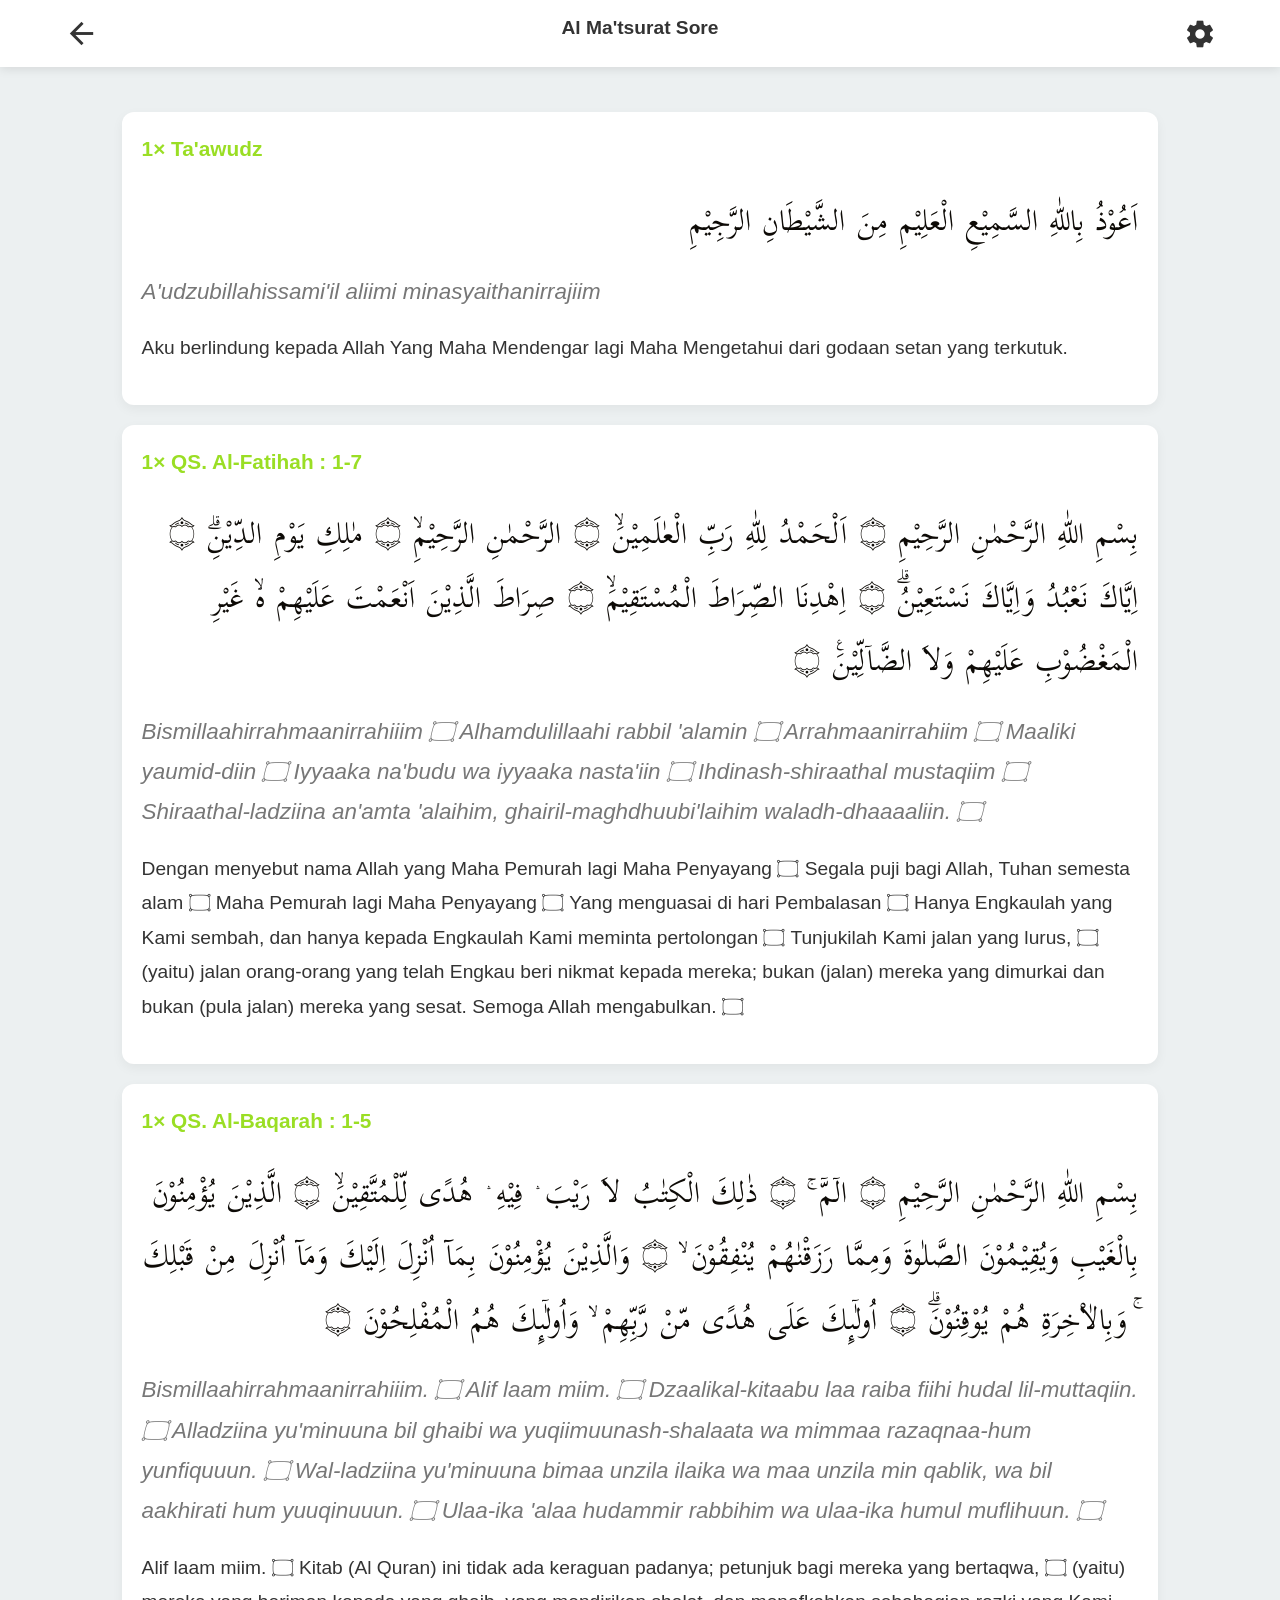
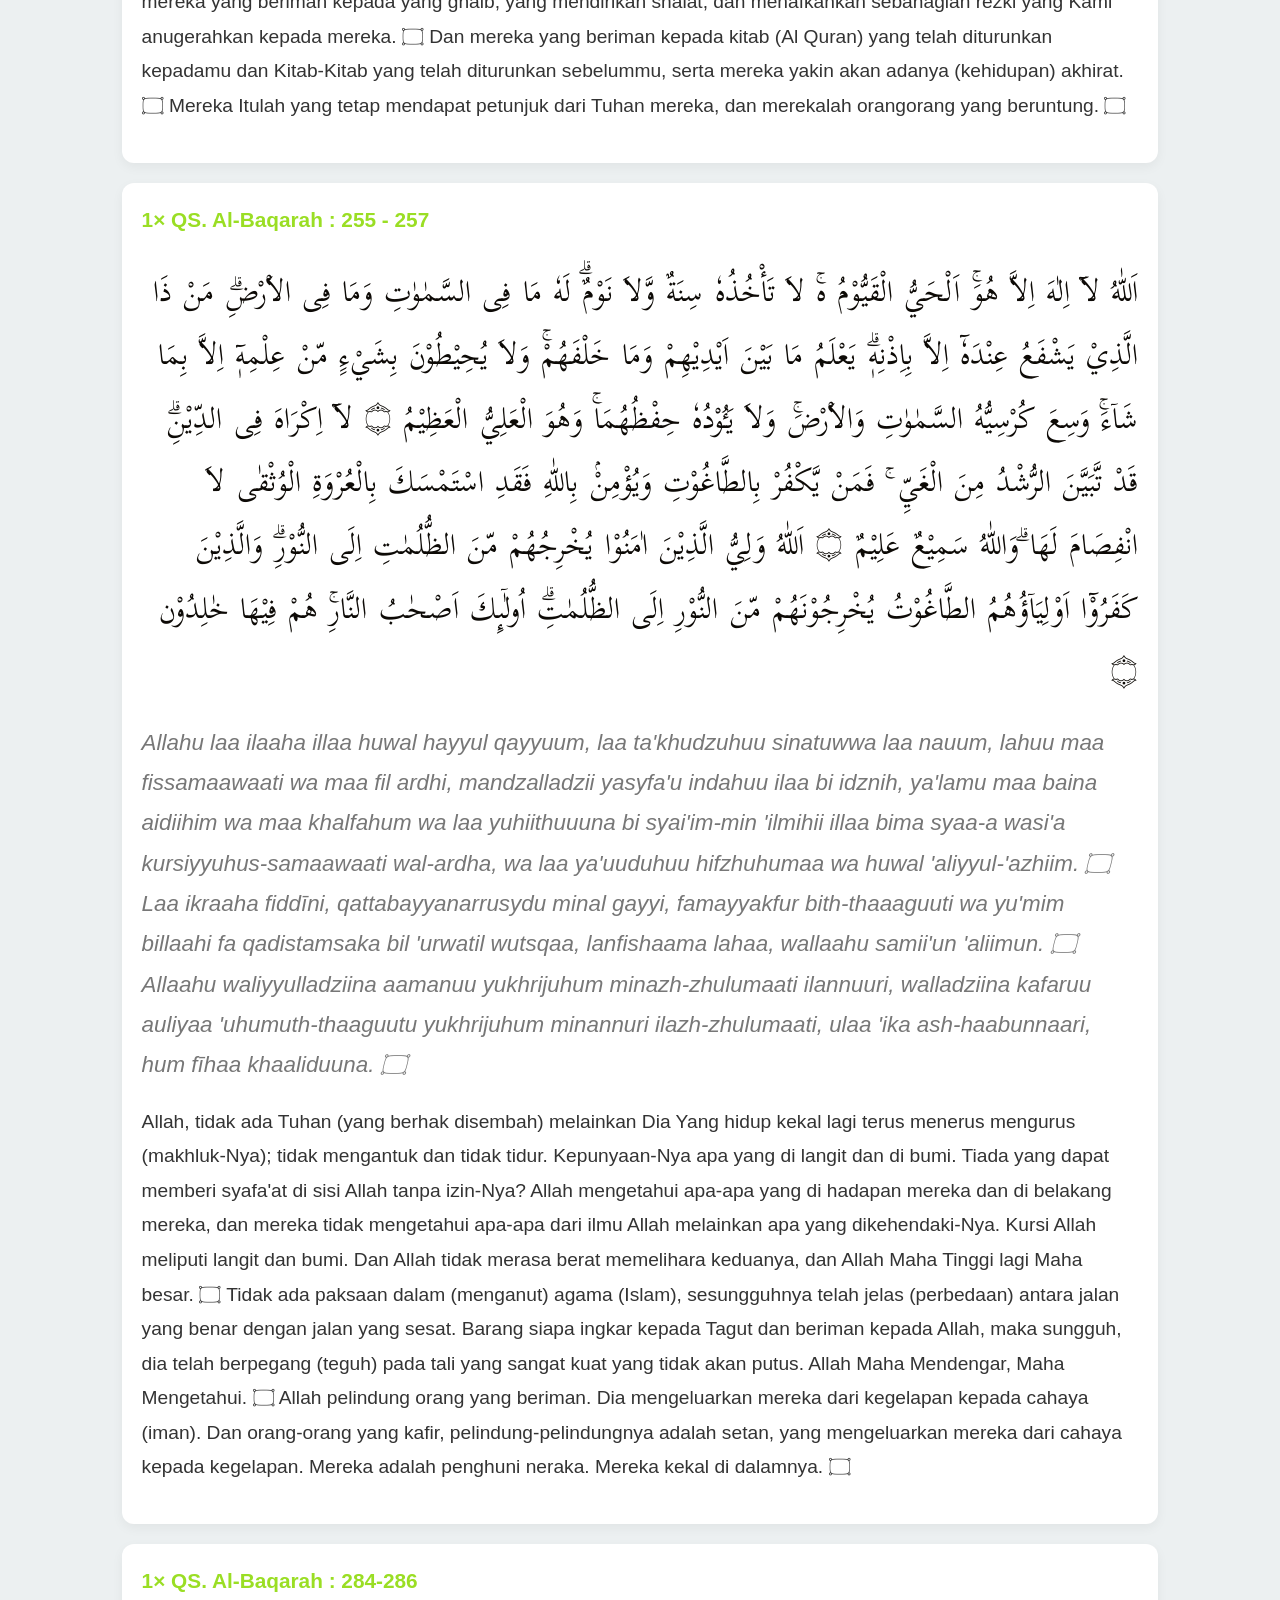
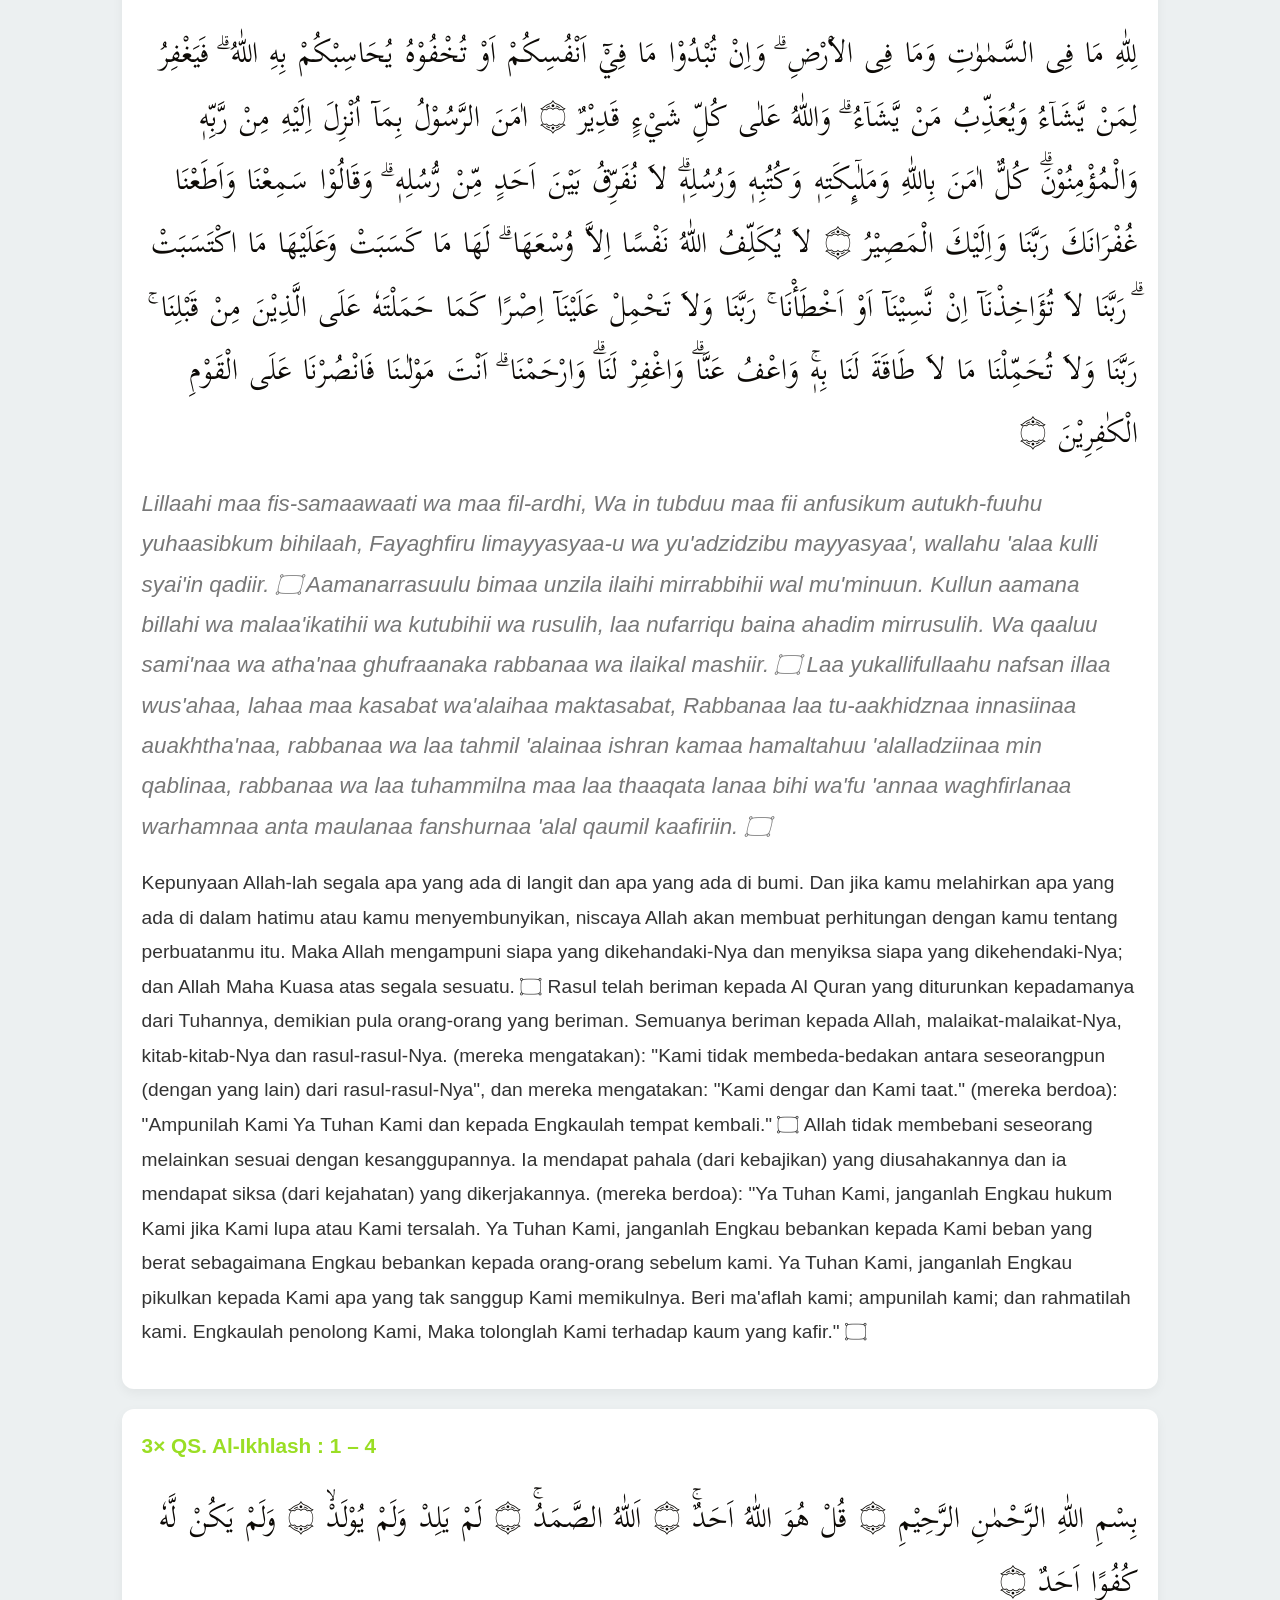
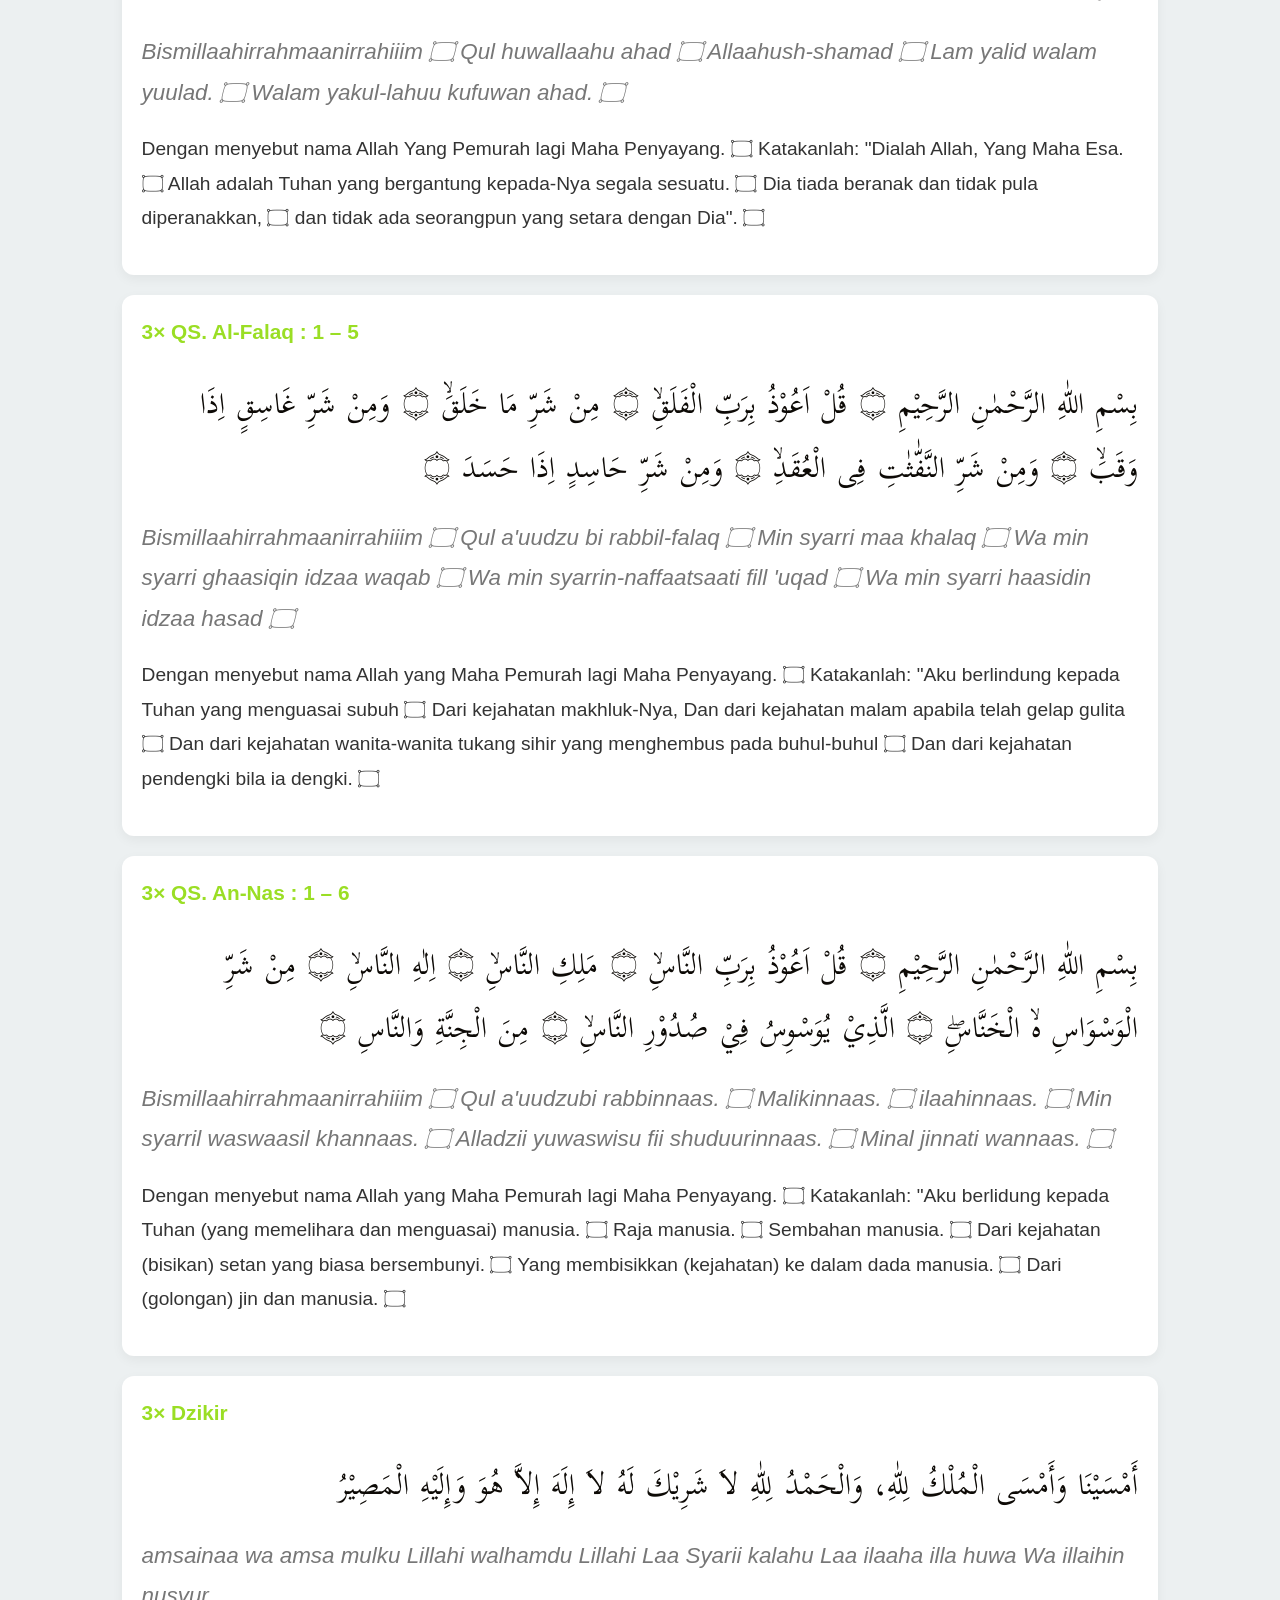
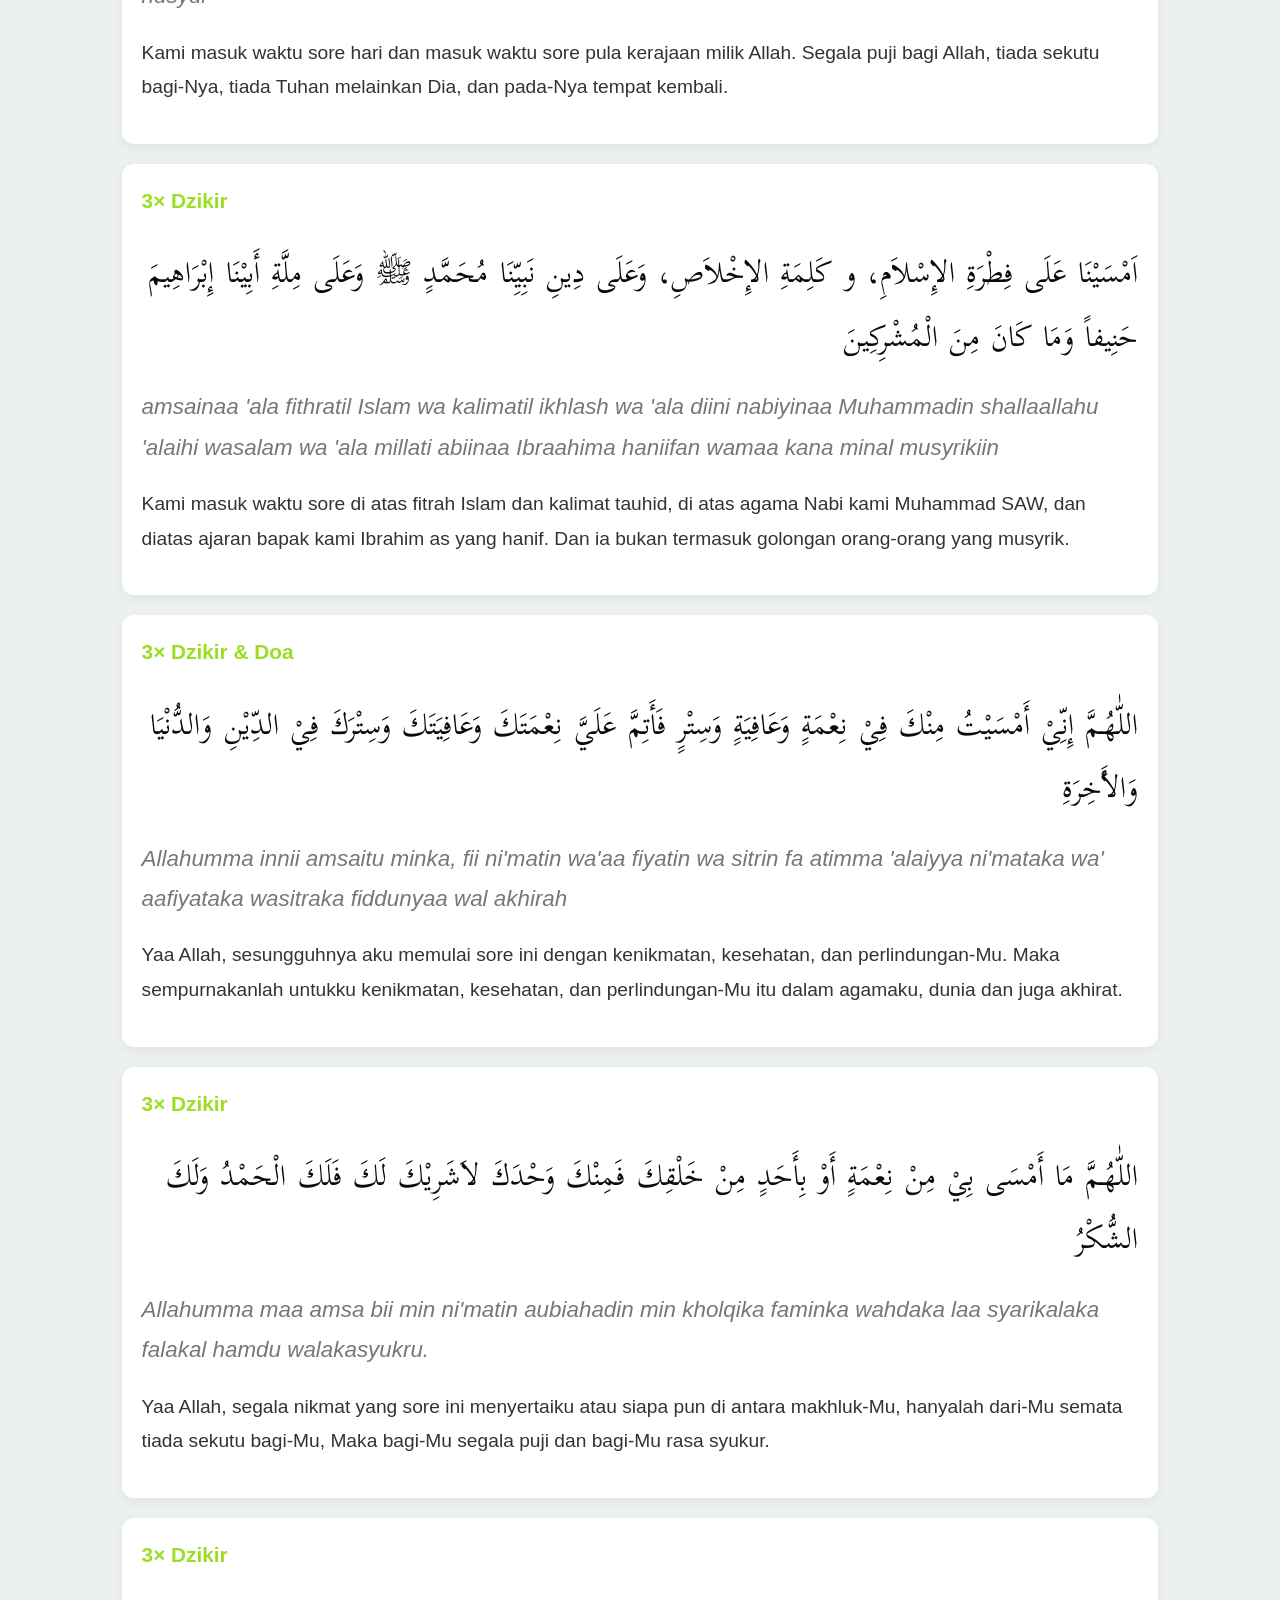
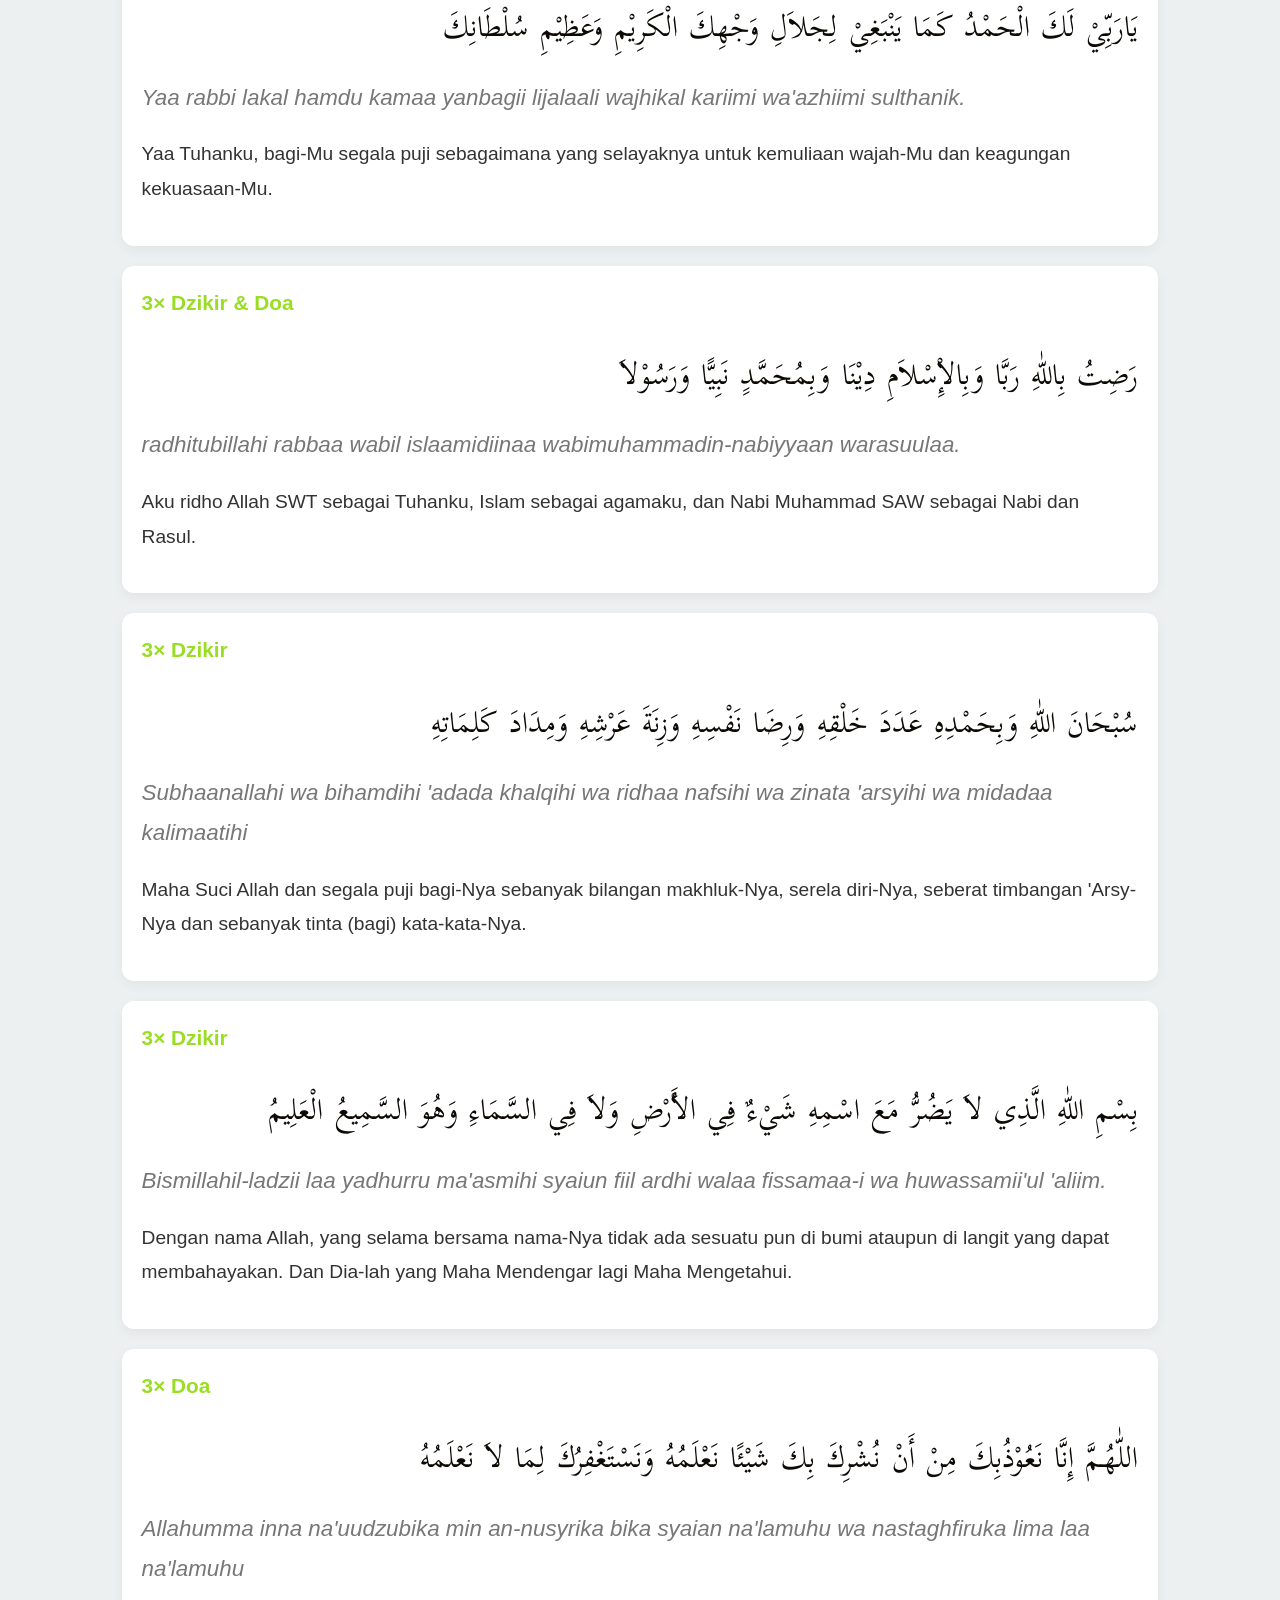
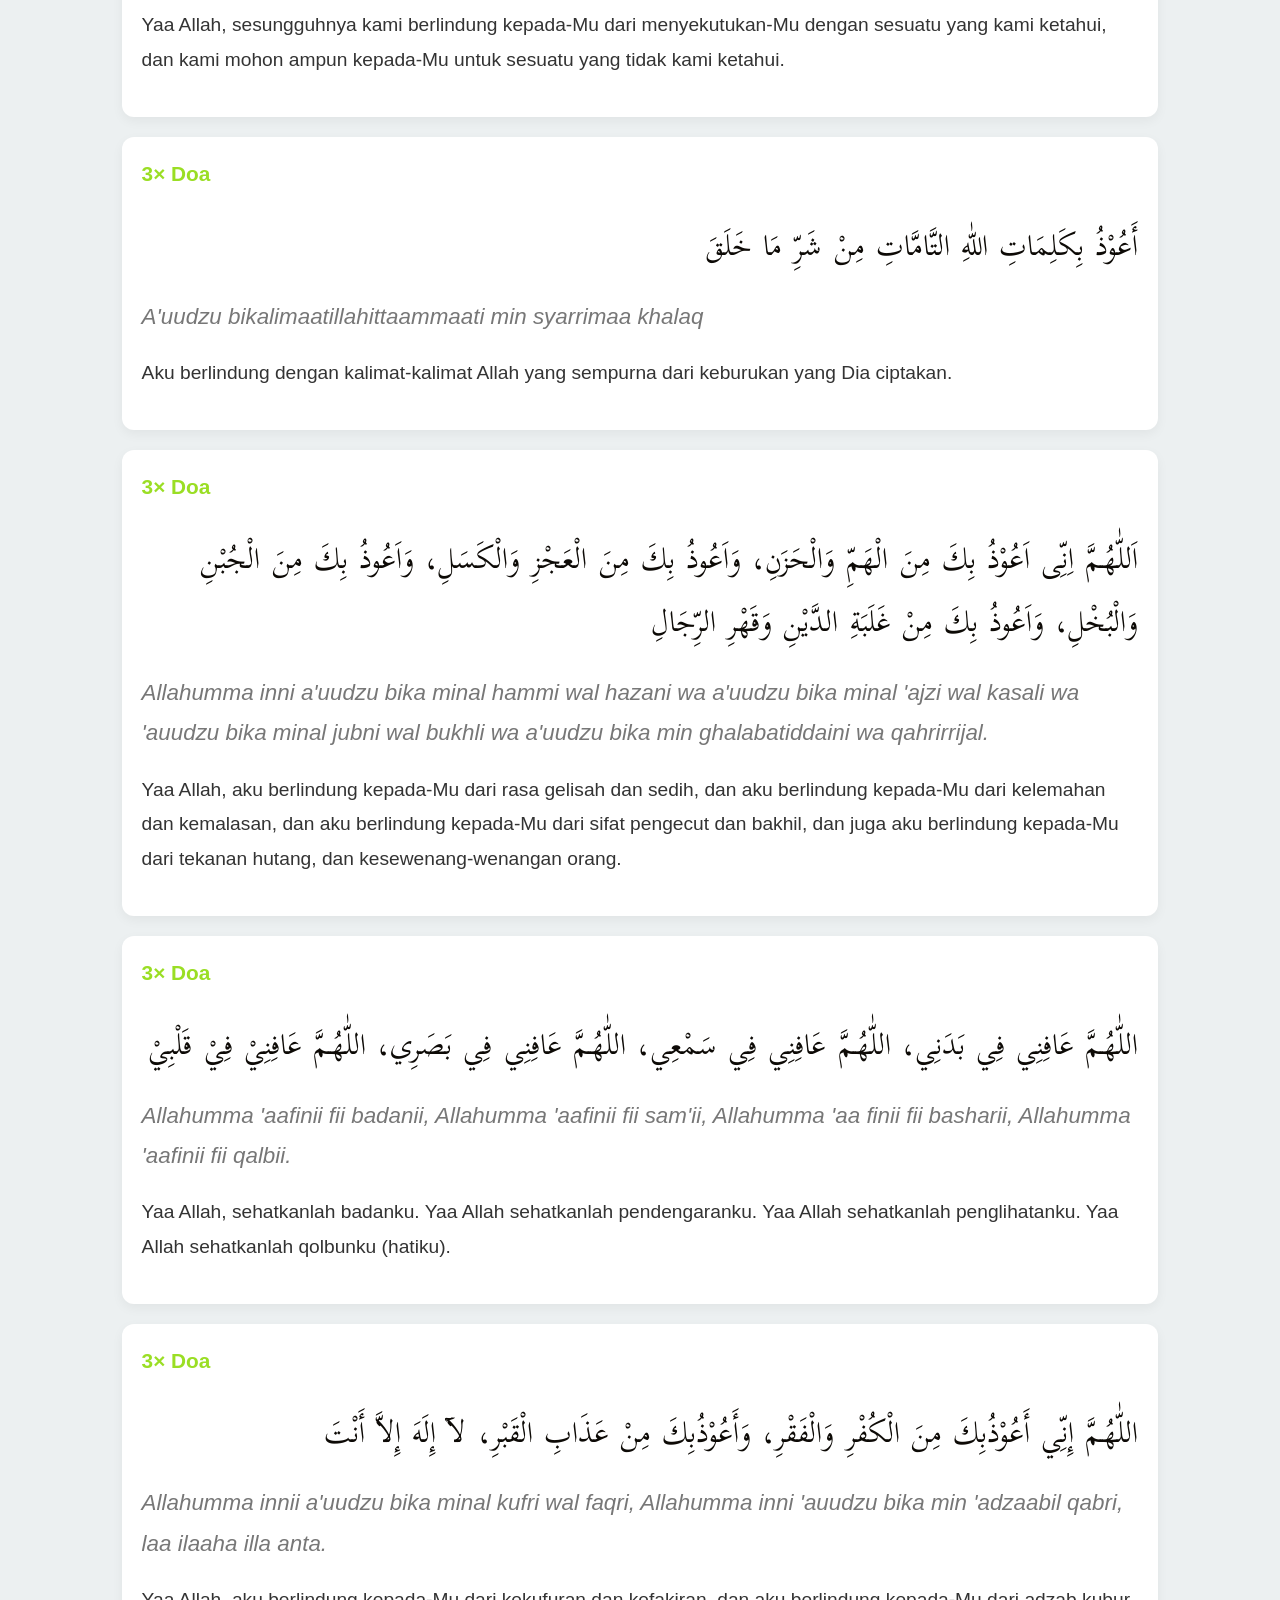
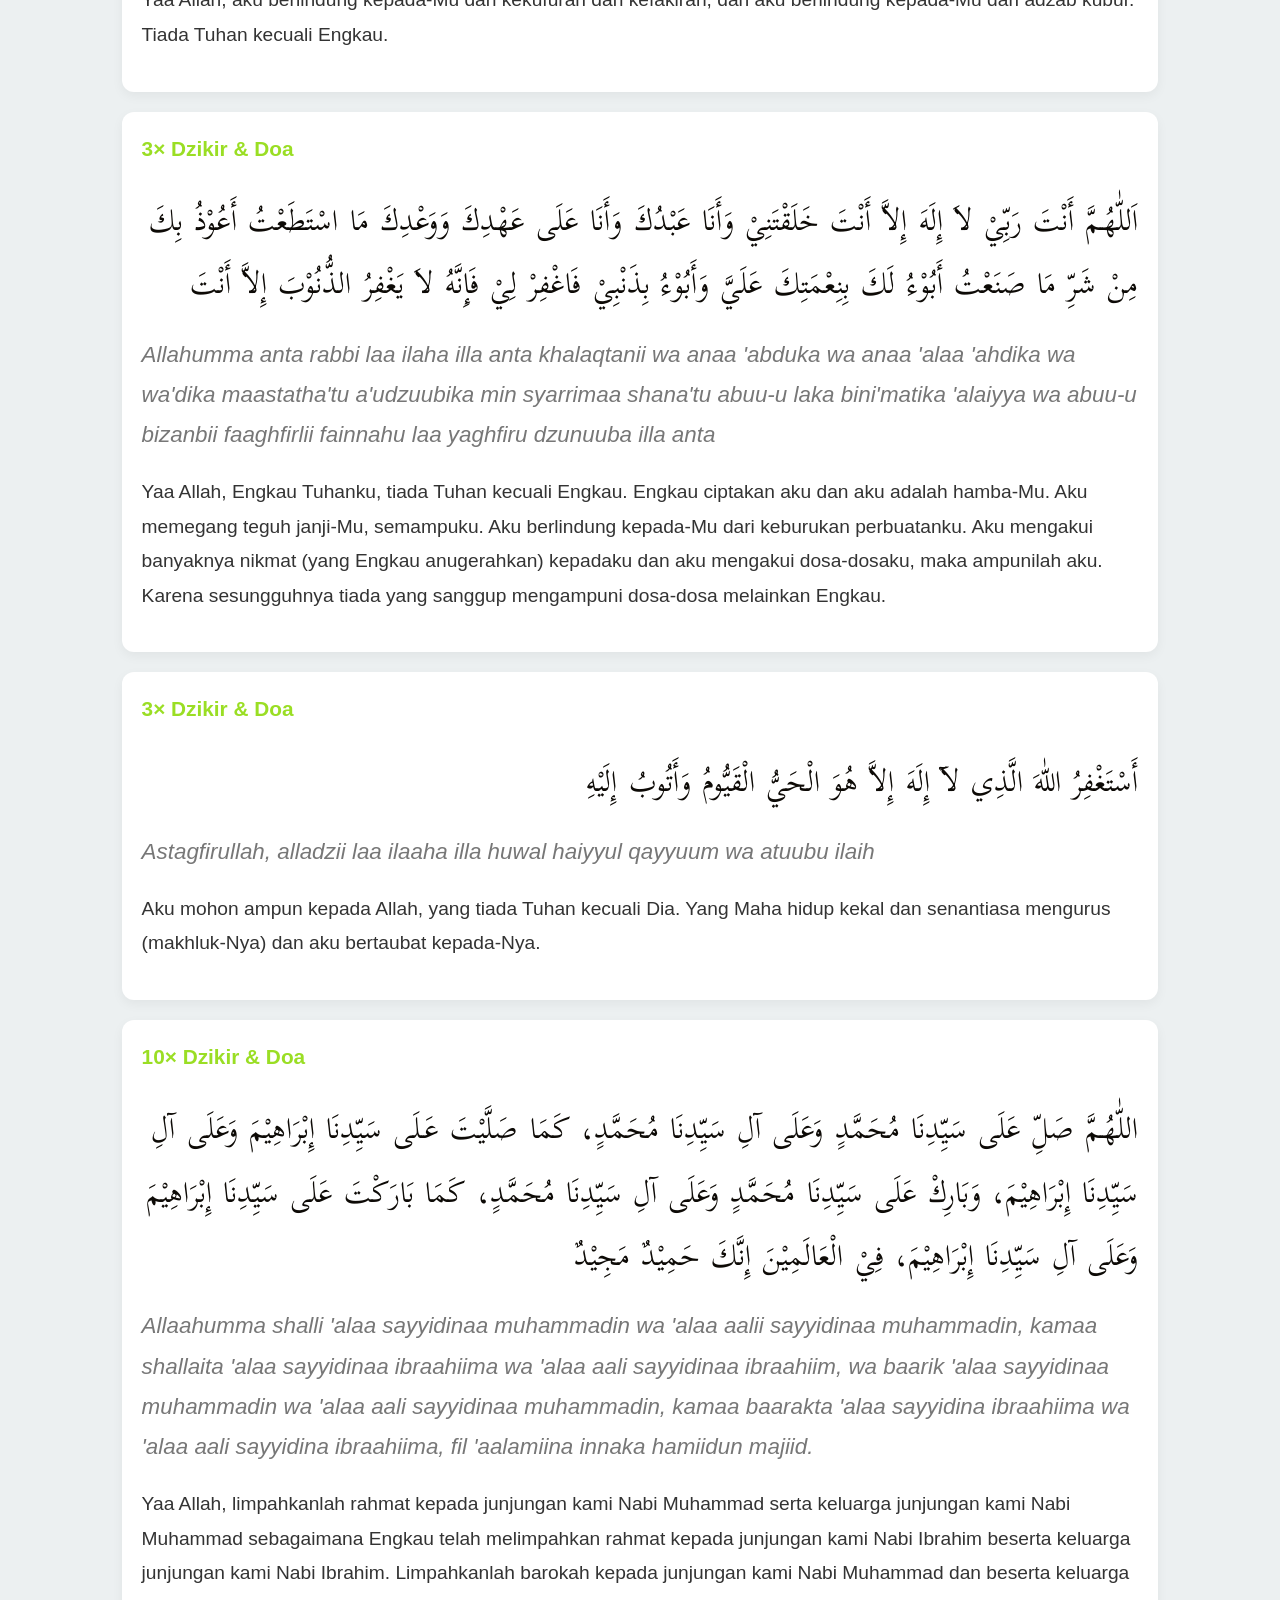
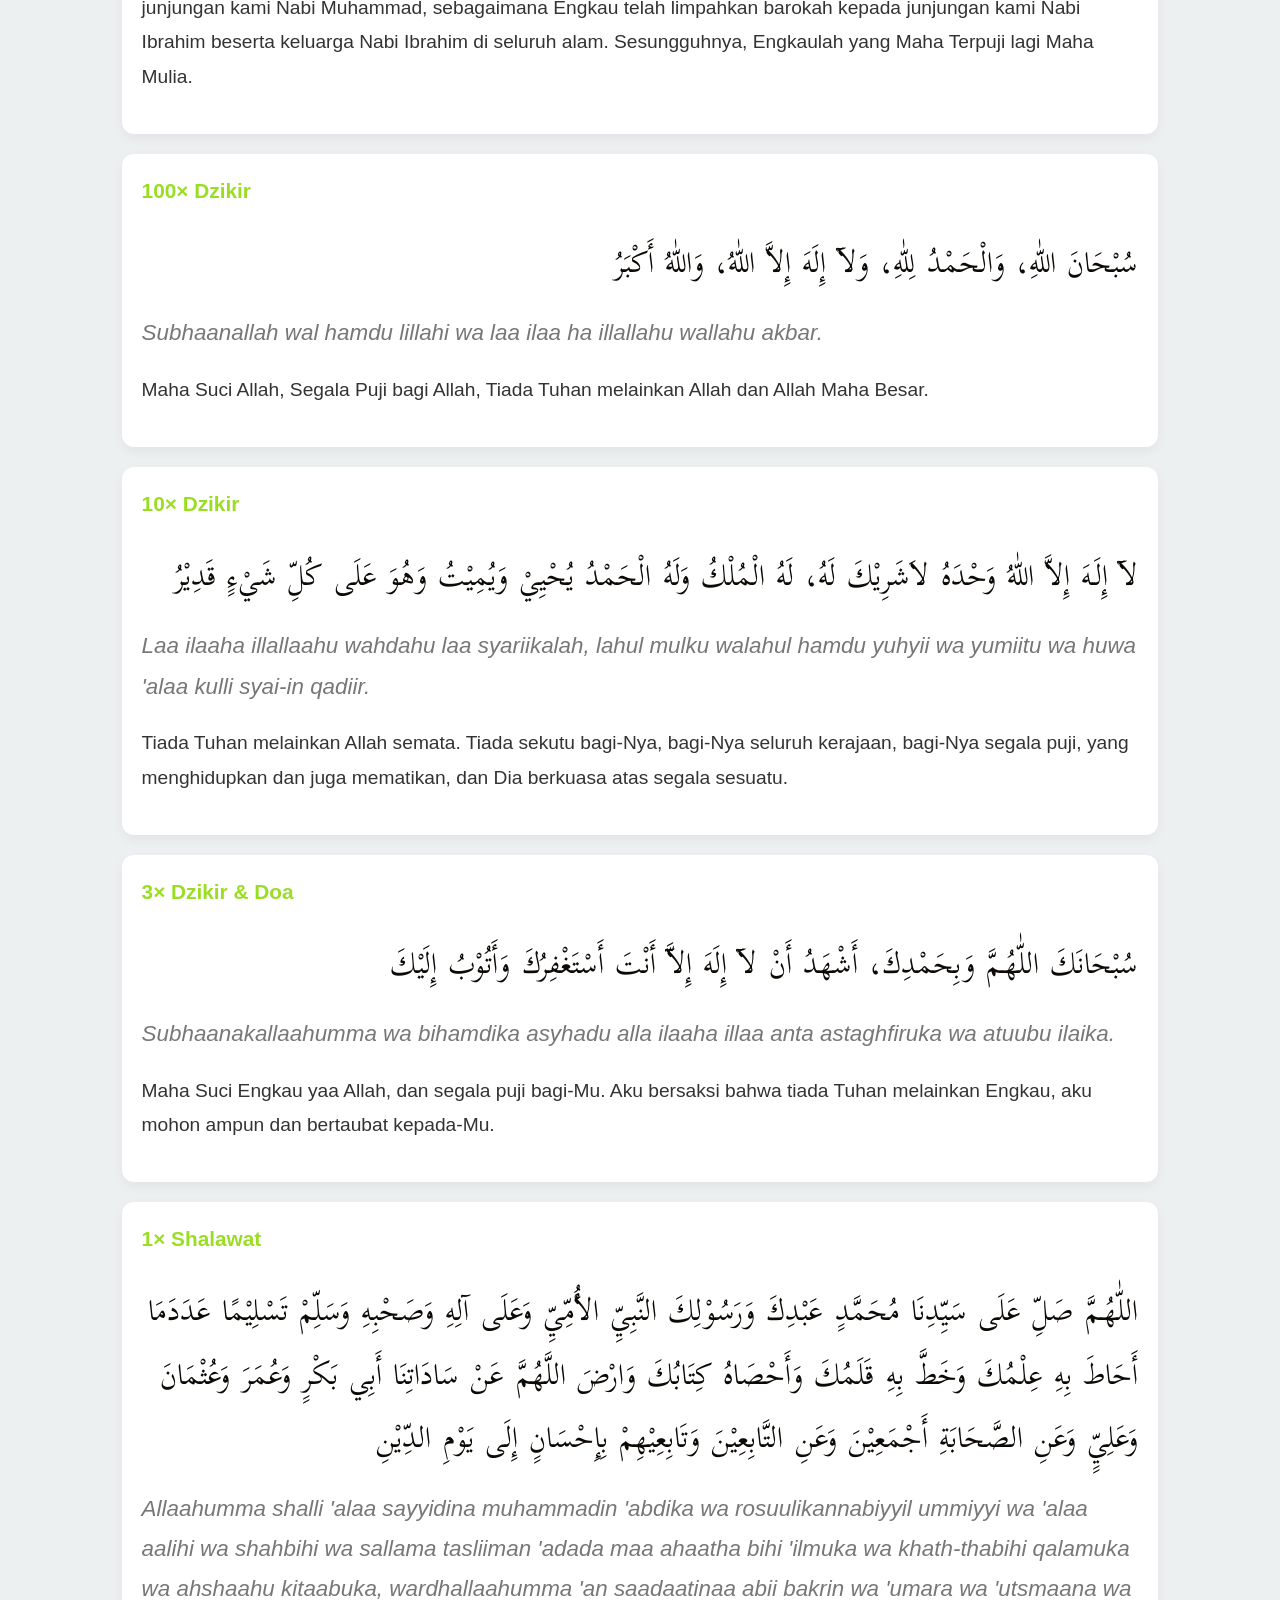
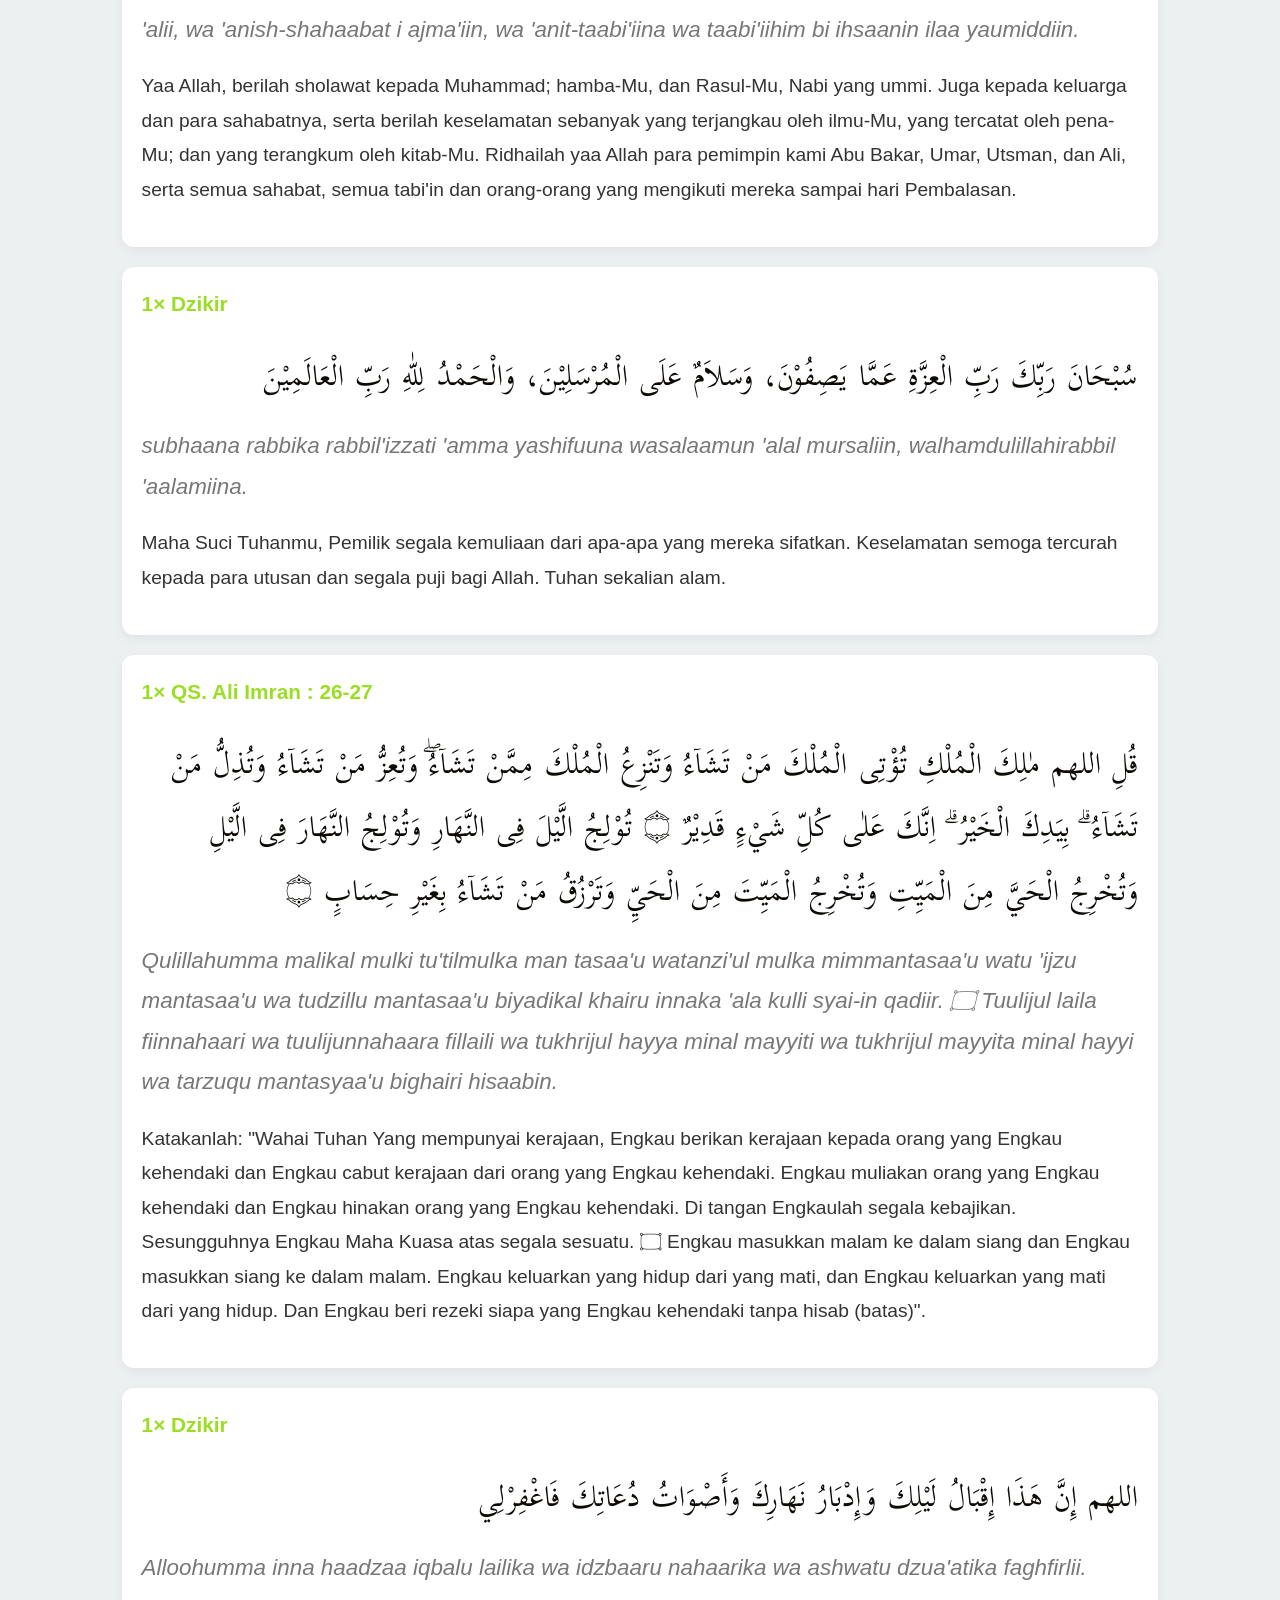
<file: sore.html>
<!DOCTYPE html>
<html lang="id">
<head>
    <meta charset="UTF-8">
    <meta name="viewport" content="width=device-width, initial-scale=1.0, maximum-scale=1.0, user-scalable=no">
    <link rel="icon" type="image/x-icon" href="logo.png">
    <title>AMIqu</title>
    <link href="https://fonts.googleapis.com/icon?family=Material+Icons" rel="stylesheet">
    <style>
        @import url('https://fonts.googleapis.com/css2?family=Scheherazade+New:wght@400;700&display=swap');

        :root {
            --primary: #736b23;
            --secondary: #9ade24;
            --accent: #f5de3e;
            --light: #ecf0f1;
            --dark: #0d0a06;
            --text: #333;
            --text-light: #777;
            --arabic-size: 1.8rem;
            --latin-size: 1.4rem;
            --trans-size: 1.2rem;
        }

        * {
            margin: 0;
            padding: 0;
            box-sizing: border-box;
            -webkit-tap-highlight-color: transparent;
        }

        body {
            font-family: 'Segoe UI', Arial, sans-serif;
            background-color: var(--light);
            color: var(--text);
            line-height: 1.6;
            -webkit-user-select: none;
            user-select: none;
            -webkit-touch-callout: none;
        }

        img {
            -webkit-user-drag: none;
            user-drag: none;
        }

        header {
            background-color: white;
            color: var(--text);
            padding: 1rem 5%;
            display: flex;
            justify-content: space-between;
            align-items: center;
            position: fixed;
            top: 0;
            left: 0;
            width: 100%;
            z-index: 1000;
            box-shadow: 0 2px 10px rgba(0, 0, 0, 0.1);
        }

        @keyframes slideInLeft {
            from { transform: translateX(-100%); opacity: 0; }
            to   { transform: translateX(0); opacity: 1; }
        }

        @keyframes growIn {
            from { transform: scale(0.5); opacity: 0; }
            to   { transform: scale(1); opacity: 1; }
        }

        @keyframes typing {
            from { max-width: 0; }
            to   { max-width: 100%; }
        }

        @keyframes blink {
            50% { border-color: transparent; }
        }

        .typing-text {
            display: inline-block;
            overflow: hidden;
            white-space: nowrap;
            border-right: 2px solid var(--text);
            animation: typing 1.5s steps(20) forwards, blink 0.8s infinite;
        }

        .back-btn {
            text-decoration: none;
            color: var(--text);
            display: flex;
            align-items: center;
            animation: slideInLeft 0.5s ease-out;
        }

        .settings-btn {
            font-size: 2rem;
            cursor: pointer;
            color: var(--text);
            animation: growIn 0.5s ease-out;
        }

        main {
            margin-top: 80px;
            padding: 2rem 5%;
            min-height: calc(100vh - 80px);
        }

        .container {
            max-width: 1200px;
            margin: 0 auto;
            padding: 0 5%;
        }

        h1 {
            font-size: 2rem;
            color: var(--text);
            text-align: center;
            margin: 2rem 0;
        }

        .arabic {
            font-family: 'Scheherazade New', serif;
            font-size: var(--arabic-size);
            line-height: 2.2;
            direction: rtl;
            text-align: right;
            margin: 1.2rem 0;
            word-spacing: 0.2rem;
            color: var(--dark);
        }

        .latin {
            font-style: italic;
            font-size: var(--latin-size);
            margin: 1rem 0;
            line-height: 1.8;
            color: var(--text-light);
        }

        .translation {
            font-size: var(--trans-size);
            margin: 1.2rem 0;
            line-height: 1.8;
            color: var(--text);
        }

        .dzikir-section {
            background-color: white;
            border-radius: 12px;
            padding: 20px;
            margin-bottom: 20px;
            box-shadow: 0 4px 12px rgba(0, 0, 0, 0.05);
            transition: box-shadow 0.2s ease;
        }

        .dzikir-section:active {
            box-shadow: 0 8px 20px rgba(0, 0, 0, 0.12);
        }

        .dzikir-section h2 {
            color: var(--secondary);
            margin: 0 0 10px 0;
            font-size: 1.3rem;
            text-align: left;
            margin-bottom: 1.5rem;
        }

        .modal {
            display: none;
            position: fixed;
            z-index: 2000;
            left: 0;
            top: 0;
            width: 100%;
            height: 100%;
            background-color: rgba(0, 0, 0, 0.4);
            justify-content: center;
            align-items: center;
        }

        .modal.active {
            display: flex;
        }

        .modal-content {
            background-color: white;
            padding: 3rem 1.5rem 0 1.5rem;
            border-radius: 20px;
            box-shadow: 0 4px 20px rgba(0, 0, 0, 0.1);
            max-width: 500px;
            width: 70%;
            text-align: center;
            position: relative;
            transition: transform 0.3s ease-out, opacity 0.3s ease-out;
        }

        .modal-content.swiping {
            transition: none;
        }

        .modal-content.closing {
            transform: translateY(100%) translateY(50px);
            opacity: 0;
        }

        .modal-content h2 {
            font-size: 1.5rem;
            margin: -1rem 0 1.5rem 0;
        }

        .modal .form-group label {
            display: block;
            font-weight: bold;
            color: var(--text);
            margin-bottom: .5rem;
        }

        .modal .form-group span {
            margin-bottom: 1.5rem;
        }

        .modal .submit-btn {
            background: transparent;
            color: var(--text);
            padding: 1.5rem 2rem;
            border: none;
            font-size: 1.1rem;
            cursor: pointer;
            width: 100%;
            transition: 0.3s;
        }

        .modal .submit-btn:active {
            background: var(--light);
        }

        .modal input[type="range"] {
            -webkit-appearance: none;
            appearance: none;
            width: 100%;
            height: 10px;
            background: var(--light);
            border-radius: 10px;
            outline: none;
            margin: .5rem 0;
        }

        .modal input[type="range"]::-webkit-slider-thumb {
            -webkit-appearance: none;
            height: 22px;
            width: 22px;
            border-radius: 50%;
            background: var(--secondary);
            cursor: pointer;
            box-shadow: 0 4px 10px rgba(0, 0, 0, 0.2);
        }

        .modal input[type="range"]::-moz-range-track {
            background: transparent;
        }

        .modal input[type="range"]::-moz-range-progress {
            background: var(--secondary);
            border-radius: 10px 0 0 10px;
            height: 20px;
        }

        @media (max-width: 768px) {
            .settings-btn { font-size: 1.8rem; }
        }
    </style>
</head>
<body>
    <header>
        <a href="index.html" class="back-btn">
            <span class="material-icons" style="font-size:2.2rem;">arrow_back</span>
        </a>
        <span style="font-weight:bold; font-size:1.2rem; position:absolute; left:50%; transform:translateX(-50%);">
            <span class="typing-text">Al Ma'tsurat Sore</span>
        </span>
        <span class="material-icons settings-btn" id="menuBtn">settings</span>
    </header>

    <div id="settingsModal" class="modal">
        <div class="modal-content">
            <h2>Pengaturan Ukuran Teks</h2>
            <div class="form-group">
                <label for="arabicRange">Teks Arab</label>
                <input type="range" id="arabicRange" min="10" max="40" step="1">
                <span id="arabicValue" style="display:block; margin-top:8px; font-weight:bold;">1.8rem</span>
            </div>
            <div class="form-group">
                <label for="latinRange">Latin</label>
                <input type="range" id="latinRange" min="8" max="30" step="1">
                <span id="latinValue" style="display:block; margin-top:8px; font-weight:bold;">1.4rem</span>
            </div>
            <div class="form-group">
                <label for="transRange">Terjemahan</label>
                <input type="range" id="transRange" min="8" max="30" step="1">
                <span id="transValue" style="display:block; margin-top:8px; font-weight:bold;">1.2rem</span>
            </div>
            <button class="submit-btn" id="saveSettingsBtn" style="font-weight: bold; margin-bottom: 1rem; border-radius: 20px;">Simpan</button>
        </div>
    </div>

    <main>
        <div class="container">
            <div class="dzikir-section"><h2>1× Ta'awudz</h2><p class="arabic">اَعُوْذُ بِاللّٰهِ السَّمِيْعِ الْعَلِيْمِ مِنَ الشَّيْطَانِ الرَّجِيْمِ</p><p class="latin">A'udzubillahissami'il aliimi minasyaithanirrajiim</p><p class="translation">Aku berlindung kepada Allah Yang Maha Mendengar lagi Maha Mengetahui dari godaan setan yang terkutuk.</p></div>
            <div class="dzikir-section"><h2>1× QS. Al-Fatihah : 1-7</h2><p class="arabic">بِسْمِ اللّٰهِ الرَّحْمٰنِ الرَّحِيْمِ ۝ اَلْحَمْدُ لِلّٰهِ رَبِّ الْعٰلَمِيْنَۙ ۝ الرَّحْمٰنِ الرَّحِيْمِۙ ۝ مٰلِكِ يَوْمِ الدِّيْنِۗ ۝ اِيَّاكَ نَعْبُدُ وَاِيَّاكَ نَسْتَعِيْنُۗ ۝ اِهْدِنَا الصِّرَاطَ الْمُسْتَقِيْمَۙ ۝ صِرَاطَ الَّذِيْنَ اَنْعَمْتَ عَلَيْهِمْ ەۙ غَيْرِ الْمَغْضُوْبِ عَلَيْهِمْ وَلَا الضَّاۤلِّيْنَࣖ ۝</p><p class="latin">Bismillaahirrahmaanirrahiiim ۝ Alhamdulillaahi rabbil 'alamin ۝ Arrahmaanirrahiim ۝ Maaliki yaumid-diin ۝ Iyyaaka na'budu wa iyyaaka nasta'iin ۝ Ihdinash-shiraathal mustaqiim ۝ Shiraathal-ladziina an'amta 'alaihim, ghairil-maghdhuubi'laihim waladh-dhaaaaliin. ۝</p><p class="translation">Dengan menyebut nama Allah yang Maha Pemurah lagi Maha Penyayang ۝ Segala puji bagi Allah, Tuhan semesta alam ۝ Maha Pemurah lagi Maha Penyayang ۝ Yang menguasai di hari Pembalasan ۝ Hanya Engkaulah yang Kami sembah, dan hanya kepada Engkaulah Kami meminta pertolongan ۝ Tunjukilah Kami jalan yang lurus, ۝ (yaitu) jalan orang-orang yang telah Engkau beri nikmat kepada mereka; bukan (jalan) mereka yang dimurkai dan bukan (pula jalan) mereka yang sesat. Semoga Allah mengabulkan. ۝</p></div>
            <div class="dzikir-section"><h2>1× QS. Al-Baqarah : 1-5</h2><p class="arabic">بِسْمِ اللّٰهِ الرَّحْمٰنِ الرَّحِيْمِ ۝ الۤمّۤ ۚ ۝ ذٰلِكَ الْكِتٰبُ لَا رَيْبَ ۛ فِيْهِ ۛ هُدًى لِّلْمُتَّقِيْنَۙ ۝ الَّذِيْنَ يُؤْمِنُوْنَ بِالْغَيْبِ وَيُقِيْمُوْنَ الصَّلٰوةَ وَمِمَّا رَزَقْنٰهُمْ يُنْفِقُوْنَ ۙ ۝ وَالَّذِيْنَ يُؤْمِنُوْنَ بِمَآ اُنْزِلَ اِلَيْكَ وَمَآ اُنْزِلَ مِنْ قَبْلِكَ ۚ وَبِالْاٰخِرَةِ هُمْ يُوْقِنُوْنَۗ ۝ اُولٰۤىِٕكَ عَلَى هُدًى مّنْ رَّبِّهِمْ ۙ وَاُولٰۤىِٕكَ هُمُ الْمُفْلِحُوْنَ ۝</p><p class="latin">Bismillaahirrahmaanirrahiiim. ۝ Alif laam miim. ۝ Dzaalikal-kitaabu laa raiba fiihi hudal lil-muttaqiin. ۝ Alladziina yu'minuuna bil ghaibi wa yuqiimuunash-shalaata wa mimmaa razaqnaa-hum yunfiquuun. ۝ Wal-ladziina yu'minuuna bimaa unzila ilaika wa maa unzila min qablik, wa bil aakhirati hum yuuqinuuun. ۝ Ulaa-ika 'alaa hudammir rabbihim wa ulaa-ika humul muflihuun. ۝</p><p class="translation">Alif laam miim. ۝ Kitab (Al Quran) ini tidak ada keraguan padanya; petunjuk bagi mereka yang bertaqwa, ۝ (yaitu) mereka yang beriman kepada yang ghaib, yang mendirikan shalat, dan menafkahkan sebahagian rezki yang Kami anugerahkan kepada mereka. ۝ Dan mereka yang beriman kepada kitab (Al Quran) yang telah diturunkan kepadamu dan Kitab-Kitab yang telah diturunkan sebelummu, serta mereka yakin akan adanya (kehidupan) akhirat. ۝ Mereka Itulah yang tetap mendapat petunjuk dari Tuhan mereka, dan merekalah orangorang yang beruntung. ۝</p></div>
            <div class="dzikir-section"><h2>1× QS. Al-Baqarah : 255 - 257</h2><p class="arabic">اَللّٰهُ لَآ اِلٰهَ اِلَّا هُوَۚ اَلْحَيُّ الْقَيُّوْمُ ەۚ لَا تَأْخُذُهٗ سِنَةٌ وَّلَا نَوْمٌۗ لَهٗ مَا فِى السَّمٰوٰتِ وَمَا فِى الْاَرْضِۗ مَنْ ذَا الَّذِيْ يَشْفَعُ عِنْدَهٗٓ اِلَّا بِاِذْنِهٖۗ يَعْلَمُ مَا بَيْنَ اَيْدِيْهِمْ وَمَا خَلْفَهُمْۚ وَلَا يُحِيْطُوْنَ بِشَيْءٍ مّنْ عِلْمِهٖٓ اِلَّا بِمَا شَاۤءَۚ وَسِعَ كُرْسِيُّهُ السَّمٰوٰتِ وَالْاَرْضَۚ وَلَا يَـُٔوْدُهٗ حِفْظُهُمَاۚ وَهُوَ الْعَلِيُّ الْعَظِيْمُ ۝ لَآ اِكْرَاهَ فِى الدِّيْنِۗ قَدْ تَّبَيَّنَ الرُّشْدُ مِنَ الْغَيِّ ۚ فَمَنْ يَّكْفُرْ بِالطَّاغُوْتِ وَيُؤْمِنْۢ بِاللّٰهِ فَقَدِ اسْتَمْسَكَ بِالْعُرْوَةِ الْوُثْقٰى لَا انْفِصَامَ لَهَا ۗوَاللّٰهُ سَمِيْعٌ عَلِيْمٌ ۝ اَللّٰهُ وَلِيُّ الَّذِيْنَ اٰمَنُوْا يُخْرِجُهُمْ مّنَ الظُّلُمٰتِ اِلَى النُّوْرِۗ وَالَّذِيْنَ كَفَرُوْٓا اَوْلِيَاۤؤُهُمُ الطَّاغُوْتُ يُخْرِجُوْنَهُمْ مّنَ النُّوْرِ اِلَى الظُّلُمٰتِۗ اُولٰۤىِٕكَ اَصْحٰبُ النَّارِۚ هُمْ فِيْهَا خٰلِدُوْن ۝</p><p class="latin">Allahu laa ilaaha illaa huwal hayyul qayyuum, laa ta'khudzuhuu sinatuwwa laa nauum, lahuu maa fissamaawaati wa maa fil ardhi, mandzalladzii yasyfa'u indahuu ilaa bi idznih, ya'lamu maa baina aidiihim wa maa khalfahum wa laa yuhiithuuuna bi syai'im-min 'ilmihii illaa bima syaa-a wasi'a kursiyyuhus-samaawaati wal-ardha, wa laa ya'uuduhuu hifzhuhumaa wa huwal 'aliyyul-'azhiim. ۝ Laa ikraaha fiddīni, qattabayyanarrusydu minal gayyi, famayyakfur bith-thaaaguuti wa yu'mim billaahi fa qadistamsaka bil 'urwatil wutsqaa, lanfishaama lahaa, wallaahu samii'un 'aliimun. ۝ Allaahu waliyyulladziina aamanuu yukhrijuhum minazh-zhulumaati ilannuuri, walladziina kafaruu auliyaa 'uhumuth-thaaguutu yukhrijuhum minannuri ilazh-zhulumaati, ulaa 'ika ash-haabunnaari, hum fīhaa khaaliduuna. ۝</p><p class="translation">Allah, tidak ada Tuhan (yang berhak disembah) melainkan Dia Yang hidup kekal lagi terus menerus mengurus (makhluk-Nya); tidak mengantuk dan tidak tidur. Kepunyaan-Nya apa yang di langit dan di bumi. Tiada yang dapat memberi syafa'at di sisi Allah tanpa izin-Nya? Allah mengetahui apa-apa yang di hadapan mereka dan di belakang mereka, dan mereka tidak mengetahui apa-apa dari ilmu Allah melainkan apa yang dikehendaki-Nya. Kursi Allah meliputi langit dan bumi. Dan Allah tidak merasa berat memelihara keduanya, dan Allah Maha Tinggi lagi Maha besar. ۝ Tidak ada paksaan dalam (menganut) agama (Islam), sesungguhnya telah jelas (perbedaan) antara jalan yang benar dengan jalan yang sesat. Barang siapa ingkar kepada Tagut dan beriman kepada Allah, maka sungguh, dia telah berpegang (teguh) pada tali yang sangat kuat yang tidak akan putus. Allah Maha Mendengar, Maha Mengetahui. ۝ Allah pelindung orang yang beriman. Dia mengeluarkan mereka dari kegelapan kepada cahaya (iman). Dan orang-orang yang kafir, pelindung-pelindungnya adalah setan, yang mengeluarkan mereka dari cahaya kepada kegelapan. Mereka adalah penghuni neraka. Mereka kekal di dalamnya. ۝</p></div>
            <div class="dzikir-section"><h2>1× QS. Al-Baqarah : 284-286</h2><p class="arabic">لِلّٰهِ مَا فِى السَّمٰوٰتِ وَمَا فِى الْاَرْضِ ۗ وَاِنْ تُبْدُوْا مَا فِيْٓ اَنْفُسِكُمْ اَوْ تُخْفُوْهُ يُحَاسِبْكُمْ بِهِ اللّٰهُ ۗ فَيَغْفِرُ لِمَنْ يَّشَاۤءُ وَيُعَذِّبُ مَنْ يَّشَاۤءُ ۗ وَاللّٰهُ عَلٰى كُلِّ شَيْءٍ قَدِيْرٌ ۝ اٰمَنَ الرَّسُوْلُ بِمَآ اُنْزِلَ اِلَيْهِ مِنْ رَّبِّهٖ وَالْمُؤْمِنُوْنَۗ كُلٌّ اٰمَنَ بِاللّٰهِ وَمَلٰۤىِٕكَتِهٖ وَكُتُبِهٖ وَرُسُلِهٖۗ لَا نُفَرِّقُ بَيْنَ اَحَدٍ مِّنْ رُّسُلِهٖ ۗ وَقَالُوْا سَمِعْنَا وَاَطَعْنَا غُفْرَانَكَ رَبَّنَا وَاِلَيْكَ الْمَصِيْرُ ۝ لَا يُكَلِّفُ اللّٰهُ نَفْسًا اِلَّا وُسْعَهَا ۗ لَهَا مَا كَسَبَتْ وَعَلَيْهَا مَا اكْتَسَبَتْ ۗ رَبَّنَا لَا تُؤَاخِذْنَآ اِنْ نَّسِيْنَآ اَوْ اَخْطَأْنَا ۚ رَبَّنَا وَلَا تَحْمِلْ عَلَيْنَآ اِصْرًا كَمَا حَمَلْتَهٗ عَلَى الَّذِيْنَ مِنْ قَبْلِنَا ۚ رَبَّنَا وَلَا تُحَمِّلْنَا مَا لَا طَاقَةَ لَنَا بِهٖۚ وَاعْفُ عَنَّاۗ وَاغْفِرْ لَنَاۗ وَارْحَمْنَا ۗ اَنْتَ مَوْلٰىنَا فَانْصُرْنَا عَلَى الْقَوْمِ الْكٰفِرِيْنَ ۝</p><p class="latin">Lillaahi maa fis-samaawaati wa maa fil-ardhi, Wa in tubduu maa fii anfusikum autukh-fuuhu yuhaasibkum bihilaah, Fayaghfiru limayyasyaa-u wa yu'adzidzibu mayyasyaa', wallahu 'alaa kulli syai'in qadiir. ۝ Aamanarrasuulu bimaa unzila ilaihi mirrabbihii wal mu'minuun. Kullun aamana billahi wa malaa'ikatihii wa kutubihii wa rusulih, laa nufarriqu baina ahadim mirrusulih. Wa qaaluu sami'naa wa atha'naa ghufraanaka rabbanaa wa ilaikal mashiir. ۝ Laa yukallifullaahu nafsan illaa wus'ahaa, lahaa maa kasabat wa'alaihaa maktasabat, Rabbanaa laa tu-aakhidznaa innasiinaa auakhtha'naa, rabbanaa wa laa tahmil 'alainaa ishran kamaa hamaltahuu 'alalladziinaa min qablinaa, rabbanaa wa laa tuhammilna maa laa thaaqata lanaa bihi wa'fu 'annaa waghfirlanaa warhamnaa anta maulanaa fanshurnaa 'alal qaumil kaafiriin. ۝</p><p class="translation">Kepunyaan Allah-lah segala apa yang ada di langit dan apa yang ada di bumi. Dan jika kamu melahirkan apa yang ada di dalam hatimu atau kamu menyembunyikan, niscaya Allah akan membuat perhitungan dengan kamu tentang perbuatanmu itu. Maka Allah mengampuni siapa yang dikehandaki-Nya dan menyiksa siapa yang dikehendaki-Nya; dan Allah Maha Kuasa atas segala sesuatu. ۝ Rasul telah beriman kepada Al Quran yang diturunkan kepadamanya dari Tuhannya, demikian pula orang-orang yang beriman. Semuanya beriman kepada Allah, malaikat-malaikat-Nya, kitab-kitab-Nya dan rasul-rasul-Nya. (mereka mengatakan): "Kami tidak membeda-bedakan antara seseorangpun (dengan yang lain) dari rasul-rasul-Nya", dan mereka mengatakan: "Kami dengar dan Kami taat." (mereka berdoa): "Ampunilah Kami Ya Tuhan Kami dan kepada Engkaulah tempat kembali." ۝ Allah tidak membebani seseorang melainkan sesuai dengan kesanggupannya. Ia mendapat pahala (dari kebajikan) yang diusahakannya dan ia mendapat siksa (dari kejahatan) yang dikerjakannya. (mereka berdoa): "Ya Tuhan Kami, janganlah Engkau hukum Kami jika Kami lupa atau Kami tersalah. Ya Tuhan Kami, janganlah Engkau bebankan kepada Kami beban yang berat sebagaimana Engkau bebankan kepada orang-orang sebelum kami. Ya Tuhan Kami, janganlah Engkau pikulkan kepada Kami apa yang tak sanggup Kami memikulnya. Beri ma'aflah kami; ampunilah kami; dan rahmatilah kami. Engkaulah penolong Kami, Maka tolonglah Kami terhadap kaum yang kafir." ۝</p></div>
            <div class="dzikir-section"><h2>3× QS. Al-Ikhlash : 1 – 4</h2><p class="arabic">بِسْمِ اللّٰهِ الرَّحْمٰنِ الرَّحِيْمِ ۝ قُلْ هُوَ اللّٰهُ اَحَدٌۚ ۝ اَللّٰهُ الصَّمَدُۚ ۝ لَمْ يَلِدْ وَلَمْ يُوْلَدْۙ ۝ وَلَمْ يَكُنْ لَّهٗ كُفُوًا اَحَدٌ ۝</p><p class="latin">Bismillaahirrahmaanirrahiiim ۝ Qul huwallaahu ahad ۝ Allaahush-shamad ۝ Lam yalid walam yuulad. ۝ Walam yakul-lahuu kufuwan ahad. ۝</p><p class="translation">Dengan menyebut nama Allah Yang Pemurah lagi Maha Penyayang. ۝ Katakanlah: "Dialah Allah, Yang Maha Esa. ۝ Allah adalah Tuhan yang bergantung kepada-Nya segala sesuatu. ۝ Dia tiada beranak dan tidak pula diperanakkan, ۝ dan tidak ada seorangpun yang setara dengan Dia". ۝</p></div>
            <div class="dzikir-section"><h2>3× QS. Al-Falaq : 1 – 5</h2><p class="arabic">بِسْمِ اللّٰهِ الرَّحْمٰنِ الرَّحِيْمِ ۝ قُلْ اَعُوْذُ بِرَبِّ الْفَلَقِۙ ۝ مِنْ شَرِّ مَا خَلَقَۙ ۝ وَمِنْ شَرِّ غَاسِقٍ اِذَا وَقَبَۙ ۝ وَمِنْ شَرِّ النَّفّٰثٰتِ فِى الْعُقَدِۙ ۝ وَمِنْ شَرِّ حَاسِدٍ اِذَا حَسَدَ ۝</p><p class="latin">Bismillaahirrahmaanirrahiiim ۝ Qul a'uudzu bi rabbil-falaq ۝ Min syarri maa khalaq ۝ Wa min syarri ghaasiqin idzaa waqab ۝ Wa min syarrin-naffaatsaati fill 'uqad ۝ Wa min syarri haasidin idzaa hasad ۝</p><p class="translation">Dengan menyebut nama Allah yang Maha Pemurah lagi Maha Penyayang. ۝ Katakanlah: "Aku berlindung kepada Tuhan yang menguasai subuh ۝ Dari kejahatan makhluk-Nya, Dan dari kejahatan malam apabila telah gelap gulita ۝ Dan dari kejahatan wanita-wanita tukang sihir yang menghembus pada buhul-buhul ۝ Dan dari kejahatan pendengki bila ia dengki. ۝</p></div>
            <div class="dzikir-section"><h2>3× QS. An-Nas : 1 – 6</h2><p class="arabic">بِسْمِ اللّٰهِ الرَّحْمٰنِ الرَّحِيْمِ ۝ قُلْ اَعُوْذُ بِرَبِّ النَّاسِۙ ۝ مَلِكِ النَّاسِۙ ۝ اِلٰهِ النَّاسِۙ ۝ مِنْ شَرِّ الْوَسْوَاسِ ەۙ الْخَنَّاسِۖ ۝ الَّذِيْ يُوَسْوِسُ فِيْ صُدُوْرِ النَّاسِۙ ۝ مِنَ الْجِنَّةِ وَالنَّاسِ ۝</p><p class="latin">Bismillaahirrahmaanirrahiiim ۝ Qul a'uudzubi rabbinnaas. ۝ Malikinnaas. ۝ ilaahinnaas. ۝ Min syarril waswaasil khannaas. ۝ Alladzii yuwaswisu fii shuduurinnaas. ۝ Minal jinnati wannaas. ۝</p><p class="translation">Dengan menyebut nama Allah yang Maha Pemurah lagi Maha Penyayang. ۝ Katakanlah: "Aku berlidung kepada Tuhan (yang memelihara dan menguasai) manusia. ۝ Raja manusia. ۝ Sembahan manusia. ۝ Dari kejahatan (bisikan) setan yang biasa bersembunyi. ۝ Yang membisikkan (kejahatan) ke dalam dada manusia. ۝ Dari (golongan) jin dan manusia. ۝</p></div>
            <div class="dzikir-section"><h2>3× Dzikir</h2><p class="arabic">أَمْسَيْنَا وَأَمْسَى الْمُلْكُ لِلّٰهِ، وَالْحَمْدُ لِلّٰهِ لَا شَرِيْكَ لَهُ لَا إِلَهَ إِلَّا هُوَ وَإِلَيْهِ الْمَصِيْرُ</p><p class="latin">amsainaa wa amsa mulku Lillahi walhamdu Lillahi Laa Syarii kalahu Laa ilaaha illa huwa Wa illaihin nusyur</p><p class="translation">Kami masuk waktu sore hari dan masuk waktu sore pula kerajaan milik Allah. Segala puji bagi Allah, tiada sekutu bagi-Nya, tiada Tuhan melainkan Dia, dan pada-Nya tempat kembali.</p></div>
            <div class="dzikir-section"><h2>3× Dzikir</h2><p class="arabic">اَمْسَيْنَا عَلَى فِطْرَةِ الإِسْلاَمِ، و كَلِمَةِ الإِخْلاَصِ، وَعَلَى دِينِ نَبِيِّنَا مُحَمَّدٍ ﷺ وَعَلَى مِلَّةِ أَبِيْنَا إِبْرَاهِيمَ حَنِيفاً وَمَا كَانَ مِنَ الْمُشْرِكِينَ</p><p class="latin">amsainaa 'ala fithratil Islam wa kalimatil ikhlash wa 'ala diini nabiyinaa Muhammadin shallaallahu 'alaihi wasalam wa 'ala millati abiinaa Ibraahima haniifan wamaa kana minal musyrikiin</p><p class="translation">Kami masuk waktu sore di atas fitrah Islam dan kalimat tauhid, di atas agama Nabi kami Muhammad SAW, dan diatas ajaran bapak kami Ibrahim as yang hanif. Dan ia bukan termasuk golongan orang-orang yang musyrik.</p></div>
            <div class="dzikir-section"><h2>3× Dzikir & Doa</h2><p class="arabic">اللّٰهُـمَّ إِنِّيْ أَمْسَيْتُ مِنْكَ فِيْ نِعْمَةٍ وَعَافِيَةٍ وَسِتْرٍ فَأَتِمَّ عَلَيَّ نِعْمَتَكَ وَعَافِيَتَكَ وَسِتْرَكَ فِيْ الدِّيْنِ وَالدُّنْيَا وَالْأَخِرَةِ</p><p class="latin">Allahumma innii amsaitu minka, fii ni'matin wa'aa fiyatin wa sitrin fa atimma 'alaiyya ni'mataka wa' aafiyataka wasitraka fiddunyaa wal akhirah</p><p class="translation">Yaa Allah, sesungguhnya aku memulai sore ini dengan kenikmatan, kesehatan, dan perlindungan-Mu. Maka sempurnakanlah untukku kenikmatan, kesehatan, dan perlindungan-Mu itu dalam agamaku, dunia dan juga akhirat.</p></div>
            <div class="dzikir-section"><h2>3× Dzikir</h2><p class="arabic">اللّٰهُـمَّ مَا أَمْسَى بِيْ مِنْ نِعْمَةٍ أَوْ بِأَحَدٍ مِنْ خَلْقِكَ فَمِنْكَ وَحْدَكَ لَاشَرِيْكَ لَكَ فَلَكَ الْحَمْدُ وَلَكَ الشُّكْرُ</p><p class="latin">Allahumma maa amsa bii min ni'matin aubiahadin min kholqika faminka wahdaka laa syarikalaka falakal hamdu walakasyukru.</p><p class="translation">Yaa Allah, segala nikmat yang sore ini menyertaiku atau siapa pun di antara makhluk-Mu, hanyalah dari-Mu semata tiada sekutu bagi-Mu, Maka bagi-Mu segala puji dan bagi-Mu rasa syukur.</p></div>
            <div class="dzikir-section"><h2>3× Dzikir</h2><p class="arabic">يَارَبِّيْ لَكَ الْحَمْدُ كَمَا يَنْبَغِيْ لِجَلَالِ وَجْهِكَ الْكَرِيْمِ وَعَظِيْمِ سُلْطَانِكَ</p><p class="latin">Yaa rabbi lakal hamdu kamaa yanbagii lijalaali wajhikal kariimi wa'azhiimi sulthanik.</p><p class="translation">Yaa Tuhanku, bagi-Mu segala puji sebagaimana yang selayaknya untuk kemuliaan wajah-Mu dan keagungan kekuasaan-Mu.</p></div>
            <div class="dzikir-section"><h2>3× Dzikir & Doa</h2><p class="arabic">رَضِتُ بِاللّٰهِ رَبَّا وَبِالْإِسْلاَمِ دِيْنَا وَبِمُحَمَّدٍ نَبِيًّا وَرَسُوْلاَ</p><p class="latin">radhitubillahi rabbaa wabil islaamidiinaa wabimuhammadin-nabiyyaan warasuulaa.</p><p class="translation">Aku ridho Allah SWT sebagai Tuhanku, Islam sebagai agamaku, dan Nabi Muhammad SAW sebagai Nabi dan Rasul.</p></div>
            <div class="dzikir-section"><h2>3× Dzikir</h2><p class="arabic">سُبْحَانَ اللّٰهِ وَبِحَمْدِهِ عَدَدَ خَلْقِهِ وَرِضَا نَفْسِهِ وَزِنَةَ عَرْشِهِ وَمِدَادَ كَلِمَاتِهِ</p><p class="latin">Subhaanallahi wa bihamdihi 'adada khalqihi wa ridhaa nafsihi wa zinata 'arsyihi wa midadaa kalimaatihi</p><p class="translation">Maha Suci Allah dan segala puji bagi-Nya sebanyak bilangan makhluk-Nya, serela diri-Nya, seberat timbangan 'Arsy-Nya dan sebanyak tinta (bagi) kata-kata-Nya.</p></div>
            <div class="dzikir-section"><h2>3× Dzikir</h2><p class="arabic">بِسْمِ اللّٰهِ الَّذِي لَا يَضُرُّ مَعَ اسْمِهِ شَيْءٌ فِي الْأَرْضِ وَلَا فِي السَّمَاءِ وَهُوَ السَّمِيعُ الْعَلِيمُ</p><p class="latin">Bismillahil-ladzii laa yadhurru ma'asmihi syaiun fiil ardhi walaa fissamaa-i wa huwassamii'ul 'aliim.</p><p class="translation">Dengan nama Allah, yang selama bersama nama-Nya tidak ada sesuatu pun di bumi ataupun di langit yang dapat membahayakan. Dan Dia-lah yang Maha Mendengar lagi Maha Mengetahui.</p></div>
            <div class="dzikir-section"><h2>3× Doa</h2><p class="arabic">اللّٰهُـمَّ إِنَّا نَعُوْذُبِكَ مِنْ أَنْ نُشْرِكَ بِكَ شَيْئًا نَعْلَمُهُ وَنَسْتَغْفِرُكَ لِمَا لَا نَعْلَمُهُ</p><p class="latin">Allahumma inna na'uudzubika min an-nusyrika bika syaian na'lamuhu wa nastaghfiruka lima laa na'lamuhu</p><p class="translation">Yaa Allah, sesungguhnya kami berlindung kepada-Mu dari menyekutukan-Mu dengan sesuatu yang kami ketahui, dan kami mohon ampun kepada-Mu untuk sesuatu yang tidak kami ketahui.</p></div>
            <div class="dzikir-section"><h2>3× Doa</h2><p class="arabic">أَعُوْذُ بِكَلِمَاتِ اللّٰهِ التَّامَّاتِ مِنْ شَرِّ مَا خَلَقَ</p><p class="latin">A'uudzu bikalimaatillahittaammaati min syarrimaa khalaq</p><p class="translation">Aku berlindung dengan kalimat-kalimat Allah yang sempurna dari keburukan yang Dia ciptakan.</p></div>
            <div class="dzikir-section"><h2>3× Doa</h2><p class="arabic">اَللّٰهُـمَّ اِنِّى اَعُوْذُ بِكَ مِنَ الْهَمِّ وَالْحَزَنِ، وَاَعُوذُ بِكَ مِنَ الْعَجْزِ وَالْكَسَلِ، وَاَعُوذُ بِكَ مِنَ الْجُبْنِ وَالْبُخْلِ، وَاَعُوذُ بِكَ مِنْ غَلَبَةِ الدَّيْنِ وَقَهْرِ الرِّجَالِ</p><p class="latin">Allahumma inni a'uudzu bika minal hammi wal hazani wa a'uudzu bika minal 'ajzi wal kasali wa 'auudzu bika minal jubni wal bukhli wa a'uudzu bika min ghalabatiddaini wa qahrirrijal.</p><p class="translation">Yaa Allah, aku berlindung kepada-Mu dari rasa gelisah dan sedih, dan aku berlindung kepada-Mu dari kelemahan dan kemalasan, dan aku berlindung kepada-Mu dari sifat pengecut dan bakhil, dan juga aku berlindung kepada-Mu dari tekanan hutang, dan kesewenang-wenangan orang.</p></div>
            <div class="dzikir-section"><h2>3× Doa</h2><p class="arabic">اللّٰهُـمَّ عَافِنِي فِي بَدَنِي، اللّٰهُـمَّ عَافِنِي فِي سَمْعِي، اللّٰهُـمَّ عَافِنِي فِي بَصَرِي، اللّٰهُـمَّ عَافِنِيْ فِيْ قَلْبِيْ</p><p class="latin">Allahumma 'aafinii fii badanii, Allahumma 'aafinii fii sam'ii, Allahumma 'aa finii fii basharii, Allahumma 'aafinii fii qalbii.</p><p class="translation">Yaa Allah, sehatkanlah badanku. Yaa Allah sehatkanlah pendengaranku. Yaa Allah sehatkanlah penglihatanku. Yaa Allah sehatkanlah qolbunku (hatiku).</p></div>
            <div class="dzikir-section"><h2>3× Doa</h2><p class="arabic">اللّٰهُـمَّ إِنِّي أَعُوْذُبِكَ مِنَ الْكُفْرِ وَالْفَقْرِ، وَأَعُوْذُبِكَ مِنْ عَذَابِ الْقَبْرِ، لَآ إِلَهَ إِلَّا أَنْتَ</p><p class="latin">Allahumma innii a'uudzu bika minal kufri wal faqri, Allahumma inni 'auudzu bika min 'adzaabil qabri, laa ilaaha illa anta.</p><p class="translation">Yaa Allah, aku berlindung kepada-Mu dari kekufuran dan kefakiran, dan aku berlindung kepada-Mu dari adzab kubur. Tiada Tuhan kecuali Engkau.</p></div>
            <div class="dzikir-section"><h2>3× Dzikir & Doa</h2><p class="arabic">اَللّٰهُـمَّ أَنْتَ رَبِّيْ لاَ إِلَهَ إِلاَّ أَنْتَ خَلَقْتَنِيْ وَأَنَا عَبْدُكَ وَأَنَا عَلَى عَهْدِكَ وَوَعْدِكَ مَا اسْتَطَعْتُ أَعُوْذُ بِكَ مِنْ شَرِّ مَا صَنَعْتُ أَبُوْءُ لَكَ بِنِعْمَتِكَ عَلَيَّ وَأَبُوْءُ بِذَنْبِيْ فَاغْفِرْ لِيْ فَإِنَّهُ لاَ يَغْفِرُ الذُّنُوْبَ إِلاَّ أَنْتَ</p><p class="latin">Allahumma anta rabbi laa ilaha illa anta khalaqtanii wa anaa 'abduka wa anaa 'alaa 'ahdika wa wa'dika maastatha'tu a'udzuubika min syarrimaa shana'tu abuu-u laka bini'matika 'alaiyya wa abuu-u bizanbii faaghfirlii fainnahu laa yaghfiru dzunuuba illa anta</p><p class="translation">Yaa Allah, Engkau Tuhanku, tiada Tuhan kecuali Engkau. Engkau ciptakan aku dan aku adalah hamba-Mu. Aku memegang teguh janji-Mu, semampuku. Aku berlindung kepada-Mu dari keburukan perbuatanku. Aku mengakui banyaknya nikmat (yang Engkau anugerahkan) kepadaku dan aku mengakui dosa-dosaku, maka ampunilah aku. Karena sesungguhnya tiada yang sanggup mengampuni dosa-dosa melainkan Engkau.</p></div>
            <div class="dzikir-section"><h2>3× Dzikir & Doa</h2><p class="arabic">أَسْتَغْفِرُ اللّٰهَ الَّذِي لَآ إِلَهَ إِلَّا هُوَ الْحَيُّ الْقَيُّومُ وَأَتُوبُ إِلَيْهِ</p><p class="latin">Astagfirullah, alladzii laa ilaaha illa huwal haiyyul qayyuum wa atuubu ilaih</p><p class="translation">Aku mohon ampun kepada Allah, yang tiada Tuhan kecuali Dia. Yang Maha hidup kekal dan senantiasa mengurus (makhluk-Nya) dan aku bertaubat kepada-Nya.</p></div>
            <div class="dzikir-section"><h2>10× Dzikir & Doa</h2><p class="arabic">اللّٰهُـمَّ صَلِّ عَلَى سَيِّدِنَا مُحَمَّدٍ وَعَلَى آلِ سَيِّدِنَا مُحَمَّدٍ، كَمَا صَلَّيْتَ عَـلَى سَيِّدِنَا إِبْرَاهِيْمَ وَعَلَى آلِ سَيِّدِنَا إِبْرَاهِيْمَ، وَبَارِكْ عَلَى سَيِّدِنَا مُحَمَّدٍ وَعَلَى آلِ سَيِّدِنَا مُحَمَّدٍ، كَمَا بَارَكْتَ عَلَى سَيِّدِنَا إِبْرَاهِيْمَ وَعَلَى آلِ سَيِّدِنَا إِبْرَاهِيْمَ، فِيْ الْعَالَمِيْنَ إِنَّكَ حَمِيْدٌ مَجِيْدٌ</p><p class="latin">Allaahumma shalli 'alaa sayyidinaa muhammadin wa 'alaa aalii sayyidinaa muhammadin, kamaa shallaita 'alaa sayyidinaa ibraahiima wa 'alaa aali sayyidinaa ibraahiim, wa baarik 'alaa sayyidinaa muhammadin wa 'alaa aali sayyidinaa muhammadin, kamaa baarakta 'alaa sayyidina ibraahiima wa 'alaa aali sayyidina ibraahiima, fil 'aalamiina innaka hamiidun majiid.</p><p class="translation">Yaa Allah, limpahkanlah rahmat kepada junjungan kami Nabi Muhammad serta keluarga junjungan kami Nabi Muhammad sebagaimana Engkau telah melimpahkan rahmat kepada junjungan kami Nabi Ibrahim beserta keluarga junjungan kami Nabi Ibrahim. Limpahkanlah barokah kepada junjungan kami Nabi Muhammad dan beserta keluarga junjungan kami Nabi Muhammad, sebagaimana Engkau telah limpahkan barokah kepada junjungan kami Nabi Ibrahim beserta keluarga Nabi Ibrahim di seluruh alam. Sesungguhnya, Engkaulah yang Maha Terpuji lagi Maha Mulia.</p></div>
            <div class="dzikir-section"><h2>100× Dzikir</h2><p class="arabic">سُبْحَانَ اللّٰهِ، وَالْحَمْدُ لِلّٰهِ، وَلَآ إِلَهَ إِلَّا اللّٰهُ، وَاللّٰهُ أَكْبَرُ</p><p class="latin">Subhaanallah wal hamdu lillahi wa laa ilaa ha illallahu wallahu akbar.</p><p class="translation">Maha Suci Allah, Segala Puji bagi Allah, Tiada Tuhan melainkan Allah dan Allah Maha Besar.</p></div>
            <div class="dzikir-section"><h2>10× Dzikir</h2><p class="arabic">لَآ إِلَـهَ إِلَّا اللّٰهُ وَحْدَهُ لَاشَرِيْكَ لَهُ، لَهُ الْمُلْكُ وَلَهُ الْحَمْدُ يُحْيِيْ وَيُمِيْتُ وَهُوَ عَلَى كُلِّ شَيْءٍ قَدِيْرُ</p><p class="latin">Laa ilaaha illallaahu wahdahu laa syariikalah, lahul mulku walahul hamdu yuhyii wa yumiitu wa huwa 'alaa kulli syai-in qadiir.</p><p class="translation">Tiada Tuhan melainkan Allah semata. Tiada sekutu bagi-Nya, bagi-Nya seluruh kerajaan, bagi-Nya segala puji, yang menghidupkan dan juga mematikan, dan Dia berkuasa atas segala sesuatu.</p></div>
            <div class="dzikir-section"><h2>3× Dzikir & Doa</h2><p class="arabic">سُبْحَانَكَ اللّٰهُـمَّ وَبِحَمْدِكَ، أَشْهَدُ أَنْ لَآ إِلَهَ إِلَّآ أَنْتَ أَسْتَغْفِرُكَ وَأَتُوْبُ إِلَيْكَ</p><p class="latin">Subhaanakallaahumma wa bihamdika asyhadu alla ilaaha illaa anta astaghfiruka wa atuubu ilaika.</p><p class="translation">Maha Suci Engkau yaa Allah, dan segala puji bagi-Mu. Aku bersaksi bahwa tiada Tuhan melainkan Engkau, aku mohon ampun dan bertaubat kepada-Mu.</p></div>
            <div class="dzikir-section"><h2>1× Shalawat</h2><p class="arabic">اللّٰهُـمَّ صَلِّ عَلَى سَيِّدِنَا مُحَمَّدٍ عَبْدِكَ وَرَسُوْلِكَ النَّبِيِّ الْأُمِّيِّ وَعَلَى آلِهِ وَصَحْبِهِ وَسَلِّمْ تَسْلِيْمًا عَدَدَمَا أَحَاطَ بِهِ عِلْمُكَ وَخَطَّ بِهِ قَلَمُكَ وَأَحْصَاهُ كِتَابُكَ وَارْضَ اللَّهُمَّ عَنْ سَادَاتِنَا أَبِي بَكْرٍ وَعُمَرَ وَعُثْمَانَ وَعَلِيٍّ وَعَنِ الصَّحَابَةِ أَجْمَعِيْنَ وَعَنِ التَّابِعِيْنَ وَتَابِعِيْهِمْ بِإِحْسَانٍ إِلَى يَوْمِ الدِّيْنِ</p><p class="latin">Allaahumma shalli 'alaa sayyidina muhammadin 'abdika wa rosuulikannabiyyil ummiyyi wa 'alaa aalihi wa shahbihi wa sallama tasliiman 'adada maa ahaatha bihi 'ilmuka wa khath-thabihi qalamuka wa ahshaahu kitaabuka, wardhallaahumma 'an saadaatinaa abii bakrin wa 'umara wa 'utsmaana wa 'alii, wa 'anish-shahaabat i ajma'iin, wa 'anit-taabi'iina wa taabi'iihim bi ihsaanin ilaa yaumiddiin.</p><p class="translation">Yaa Allah, berilah sholawat kepada Muhammad; hamba-Mu, dan Rasul-Mu, Nabi yang ummi. Juga kepada keluarga dan para sahabatnya, serta berilah keselamatan sebanyak yang terjangkau oleh ilmu-Mu, yang tercatat oleh pena-Mu; dan yang terangkum oleh kitab-Mu. Ridhailah yaa Allah para pemimpin kami Abu Bakar, Umar, Utsman, dan Ali, serta semua sahabat, semua tabi'in dan orang-orang yang mengikuti mereka sampai hari Pembalasan.</p></div>
            <div class="dzikir-section"><h2>1× Dzikir</h2><p class="arabic">سُبْحَانَ رَبِّكَ رَبِّ الْعِزَّةِ عَمَّا يَصِفُوْنَ، وَسَلَامٌ عَلَى الْمُرْسَلِيْنَ، وَالْحَمْدُ لِلّٰهِ رَبِّ الْعَالَمِيْنَ</p><p class="latin">subhaana rabbika rabbil'izzati 'amma yashifuuna wasalaamun 'alal mursaliin, walhamdulillahirabbil 'aalamiina.</p><p class="translation">Maha Suci Tuhanmu, Pemilik segala kemuliaan dari apa-apa yang mereka sifatkan. Keselamatan semoga tercurah kepada para utusan dan segala puji bagi Allah. Tuhan sekalian alam.</p></div>
            <div class="dzikir-section"><h2>1× QS. Ali Imran : 26-27</h2><p class="arabic">قُلِ اللهم مٰلِكَ الْمُلْكِ تُؤْتِى الْمُلْكَ مَنْ تَشَاۤءُ وَتَنْزِعُ الْمُلْكَ مِمَّنْ تَشَاۤءُۖ وَتُعِزُّ مَنْ تَشَاۤءُ وَتُذِلُّ مَنْ تَشَاۤءُ ۗ بِيَدِكَ الْخَيْرُ ۗ اِنَّكَ عَلٰى كُلِّ شَيْءٍ قَدِيْرٌ ۝ تُوْلِجُ الَّيْلَ فِى النَّهَارِ وَتُوْلِجُ النَّهَارَ فِى الَّيْلِ وَتُخْرِجُ الْحَيَّ مِنَ الْمَيِّتِ وَتُخْرِجُ الْمَيِّتَ مِنَ الْحَيِّ وَتَرْزُقُ مَنْ تَشَاۤءُ بِغَيْرِ حِسَابٍ ۝</p><p class="latin">Qulillahumma malikal mulki tu'tilmulka man tasaa'u watanzi'ul mulka mimmantasaa'u watu 'ijzu mantasaa'u wa tudzillu mantasaa'u biyadikal khairu innaka 'ala kulli syai-in qadiir. ۝ Tuulijul laila fiinnahaari wa tuulijunnahaara fillaili wa tukhrijul hayya minal mayyiti wa tukhrijul mayyita minal hayyi wa tarzuqu mantasyaa'u bighairi hisaabin.</p><p class="translation">Katakanlah: "Wahai Tuhan Yang mempunyai kerajaan, Engkau berikan kerajaan kepada orang yang Engkau kehendaki dan Engkau cabut kerajaan dari orang yang Engkau kehendaki. Engkau muliakan orang yang Engkau kehendaki dan Engkau hinakan orang yang Engkau kehendaki. Di tangan Engkaulah segala kebajikan. Sesungguhnya Engkau Maha Kuasa atas segala sesuatu. ۝ Engkau masukkan malam ke dalam siang dan Engkau masukkan siang ke dalam malam. Engkau keluarkan yang hidup dari yang mati, dan Engkau keluarkan yang mati dari yang hidup. Dan Engkau beri rezeki siapa yang Engkau kehendaki tanpa hisab (batas)".</p></div>
            <div class="dzikir-section"><h2>1× Dzikir</h2><p class="arabic">اللهم إِنَّ هَذَا إِقْبَالُ لَيْلِكَ وَإِدْبَارُ نَهَارِكَ وَأَصْوَاتُ دُعَاتِكَ فَاغْفِرْلِي</p><p class="latin">Alloohumma inna haadzaa iqbalu lailika wa idzbaaru nahaarika wa ashwatu dzua'atika faghfirlii.</p><p class="translation">Yaa Allah, sesungguhnya inilah saat datangnya petang-Mu dan perginya siang-Mu serta suara permohonan kepada-Mu, maka ampunilah aku.</p></div>
            <div class="dzikir-section"><h2>1× Doa Rabithah</h2><p class="arabic">اللهم إِنَّكَ تَعْلَمُ أَنَّ هَذِهِ الْقُلُوْبَ قَدِاجْتَمَعَتْ عَلَى مَحَبَّتِكَ، وَالْتَقَتْ عَلَى طَاعَتِكَ، وَتَوَحَّدَتْ عَلَى دَعْوَتِكَ، وَتَعَاهَدَتْ عَلَى نُصْرَةِ شَرِيْعَتِكَ، فَوَثِّقِ اللهم رَابِطَتَهَا، وَأَدِمْ وُدَّهَا، وَاهْدِهَا سُبُلَهَا، وَامْلَأْهَا بِنُوْرِكَ الَّذِيْ لَايَخْبُو، وَاشْرَحْ صُدُوْرَهَا بِفَيْضِ الْإِيْمَانِ بِكَ، وَجَمِيْلِ التَّوَكُّلِ عَلَيْكَ، وَأَحْيِهَا بِمَعْرِفَتِكَ، وَأَمِتْهَا عَلَى الشَّهَادَةِ فِيْ سَبِيْلِكَ، إِنَّكَ نِعْمَ الْمَوْلَى وَنِعْمَ النَّصِيْرُ</p><p class="latin">Allaahumma innaka ta'lamu anna haadihil quluuba qadijtama'at 'alaa makhabbatika wal taqat 'alaa thaa'atika wa tawahhadat 'alaa da'watika wa ta'aahadat 'alaa nuhrati syari'atika fawatsiqillahumma raabithatahaa, wa adhim wuddahaa, wahdihaa, subulahaa, wamla'haa, binuurikalladzii layakhbuu, wasrah shuduurahaa bifaidil iimaanibika, wa jamiilittawakulli 'alaika wa ahyihaa bima'rifatika wa amit-haa 'alasy-syahaadati fi sabiilika innaka ni'mal maula wa ni'mannashiir.</p><p class="translation">Yaa Allah, sesungguhnya Engkau Maha Mengetahui bahwa hati-hati ini telah berkumpul atas dasar kecintaan pada-Mu, bersua atas dasar ketaatan pada-Mu, bersatu dalam rangka menyeru (dijalan)-Mu, dan berjanji setia untuk membela syari'at-Mu, maka kuatkanlah ikatan pertaliannya. Yaa Allah, abadikanlah kasih sayangnya, tunjukanlah jalan-jalannya, dan penuhilah ia dengan cahaya-Mu yang tidak pernah redup , lapangkanlah dadanya dengan limpahan iman dan keindahan tawakal kepada-Mu, hidupkanlah tawakal kepada-Mu, hidupkanlah ia dengan pengenalan pada-Mu, dan matikanlah ia dalam keadaan syahid di jalan-Mu. Sesungguhnya Engkau sebaik-baik pelindung dan sebaik-baik penolong.</p></div>
            <div class="dzikir-section"><h2>1× Shalawat & Doa</h2><p class="arabic">اللهم آمِيْنَ، وَصَلِّ اللهم عَلَى سَيِّدِنَا مُحَمَّدٍ وَعَلَى آلِهِ وَصَحْبِهِ وَسَلِّمْ</p><p class="latin">Allaahumma aamiin wa shalillahumma 'alaa sayyidinaa muhammadin wa 'alaa aalihi wa shahbihi wasallim.</p><p class="translation">Yaa Allah kabulkanlah. Dan semoga sholawat serta salam selalu tercurahkan kepada junjungan kami Muhammad, kepada keluarganya dan kepada semua sahabatnya.</p></div>
        </div>
    </main>

    <script>
        history.scrollRestoration = 'manual';
        window.addEventListener('load', () => window.scrollTo(0, 0));

        document.addEventListener('contextmenu', e => e.preventDefault());

        function loadSavedSizes() {
            const savedArabic = localStorage.getItem('arabicSize');
            const savedLatin = localStorage.getItem('latinSize');
            const savedTrans = localStorage.getItem('transSize');
            if (savedArabic) document.documentElement.style.setProperty('--arabic-size', (parseInt(savedArabic)/10).toFixed(1)+'rem');
            if (savedLatin) document.documentElement.style.setProperty('--latin-size', (parseInt(savedLatin)/10).toFixed(1)+'rem');
            if (savedTrans) document.documentElement.style.setProperty('--trans-size', (parseInt(savedTrans)/10).toFixed(1)+'rem');
        }
        loadSavedSizes();

        const menuBtn = document.getElementById('menuBtn');
        const settingsModal = document.getElementById('settingsModal');
        const saveSettingsBtn = document.getElementById('saveSettingsBtn');

        let tempArabicSize = 18, tempLatinSize = 14, tempTransSize = 12;

        function updateDisplayValue(type, rawVal) {
            document.getElementById(`${type}Value`).textContent = (rawVal/10).toFixed(1);
        }

        function updateRangeFill(range) {
            if (!range) return;
            const min = parseFloat(range.min), max = parseFloat(range.max), val = parseFloat(range.value);
            range.style.background = `linear-gradient(to right, var(--secondary) 0%, var(--secondary) ${((val-min)/(max-min))*100}%, var(--light) ${((val-min)/(max-min))*100}%, var(--light) 100%)`;
        }

        function getCurrentRawSize(type) {
            const style = getComputedStyle(document.documentElement);
            const remVal = parseFloat(style.getPropertyValue(`--${type}-size`)) || (type==='arabic'?1.8:type==='latin'?1.4:1.2);
            return Math.round(remVal*10);
        }

        function openSettingsModal() {
            const cA=getCurrentRawSize('arabic'), cL=getCurrentRawSize('latin'), cT=getCurrentRawSize('trans');
            tempArabicSize=cA; tempLatinSize=cL; tempTransSize=cT;
            document.getElementById('arabicRange').value=cA;
            document.getElementById('latinRange').value=cL;
            document.getElementById('transRange').value=cT;
            updateDisplayValue('arabic',cA); updateDisplayValue('latin',cL); updateDisplayValue('trans',cT);
            updateRangeFill(document.getElementById('arabicRange'));
            updateRangeFill(document.getElementById('latinRange'));
            updateRangeFill(document.getElementById('transRange'));
            settingsModal.classList.add('active');
            document.body.style.overflow='hidden';
            history.pushState({modalOpen:true},'');
        }

        function closeSettingsModal() {
            settingsModal.classList.remove('active');
            document.body.style.overflow='';
            if(history.state&&history.state.modalOpen) history.back();
        }

        menuBtn.addEventListener('click',openSettingsModal);
        settingsModal.addEventListener('click',e=>{if(e.target===settingsModal)closeSettingsModal();});

        document.getElementById('arabicRange').addEventListener('input',e=>{tempArabicSize=parseInt(e.target.value);updateDisplayValue('arabic',e.target.value);updateRangeFill(e.target);});
        document.getElementById('latinRange').addEventListener('input',e=>{tempLatinSize=parseInt(e.target.value);updateDisplayValue('latin',e.target.value);updateRangeFill(e.target);});
        document.getElementById('transRange').addEventListener('input',e=>{tempTransSize=parseInt(e.target.value);updateDisplayValue('trans',e.target.value);updateRangeFill(e.target);});

        saveSettingsBtn.addEventListener('click',()=>{
            document.documentElement.style.setProperty('--arabic-size',(tempArabicSize/10).toFixed(1)+'rem');
            document.documentElement.style.setProperty('--latin-size',(tempLatinSize/10).toFixed(1)+'rem');
            document.documentElement.style.setProperty('--trans-size',(tempTransSize/10).toFixed(1)+'rem');
            localStorage.setItem('arabicSize',tempArabicSize);
            localStorage.setItem('latinSize',tempLatinSize);
            localStorage.setItem('transSize',tempTransSize);
            closeSettingsModal();
        });

        function addSwipeToClose(modalElement,closeFunction) {
            const content=modalElement.querySelector('.modal-content');
            let startY=0,startX=0,currentY=0,currentX=0,isInteractiveTouch=false;
            content.addEventListener('touchstart',e=>{
                if(e.touches[0].target.closest('input')||e.touches[0].target.closest('button')){isInteractiveTouch=true;return;}
                isInteractiveTouch=false;
                startY=e.touches[0].clientY;startX=e.touches[0].clientX;
                currentY=startY;currentX=startX;
                content.classList.add('swiping');
            });
            content.addEventListener('touchmove',e=>{
                if(isInteractiveTouch)return;
                currentY=e.touches[0].clientY;currentX=e.touches[0].clientX;
                const dY=currentY-startY,dX=currentX-startX;
                if(dY>0||dX<0){content.style.transform=`translateY(${Math.max(0,dY)}px) translateX(${Math.min(0,dX)}px)`;content.style.opacity=1-(Math.max(Math.abs(dY),Math.abs(dX))/300);}
            });
            content.addEventListener('touchend',()=>{
                if(isInteractiveTouch){content.classList.remove('swiping');return;}
                const dY=currentY-startY,dX=currentX-startX;
                if((dY>100&&Math.abs(dY)>Math.abs(dX))||(Math.abs(dX)>100&&Math.abs(dX)>Math.abs(dY)&&dX<0)){
                    content.classList.add('closing');content.style.transform='';content.style.opacity='';
                    setTimeout(()=>{closeFunction();content.classList.remove('swiping','closing');content.style.transform='';content.style.opacity='';},300);
                }else{content.style.transform='';content.style.opacity='';content.classList.remove('swiping');}
            });
        }
        addSwipeToClose(settingsModal,closeSettingsModal);
        window.addEventListener('popstate',()=>{if(settingsModal.classList.contains('active'))closeSettingsModal();});

        setTimeout(() => { document.querySelector('.typing-text').style.borderRight = 'none'; }, 1500);
    </script>
    <script>
        localStorage.setItem('lastPage', window.location.pathname.split('/').pop() || 'sore.html');
    </script>
</body>
</html>
</file>
